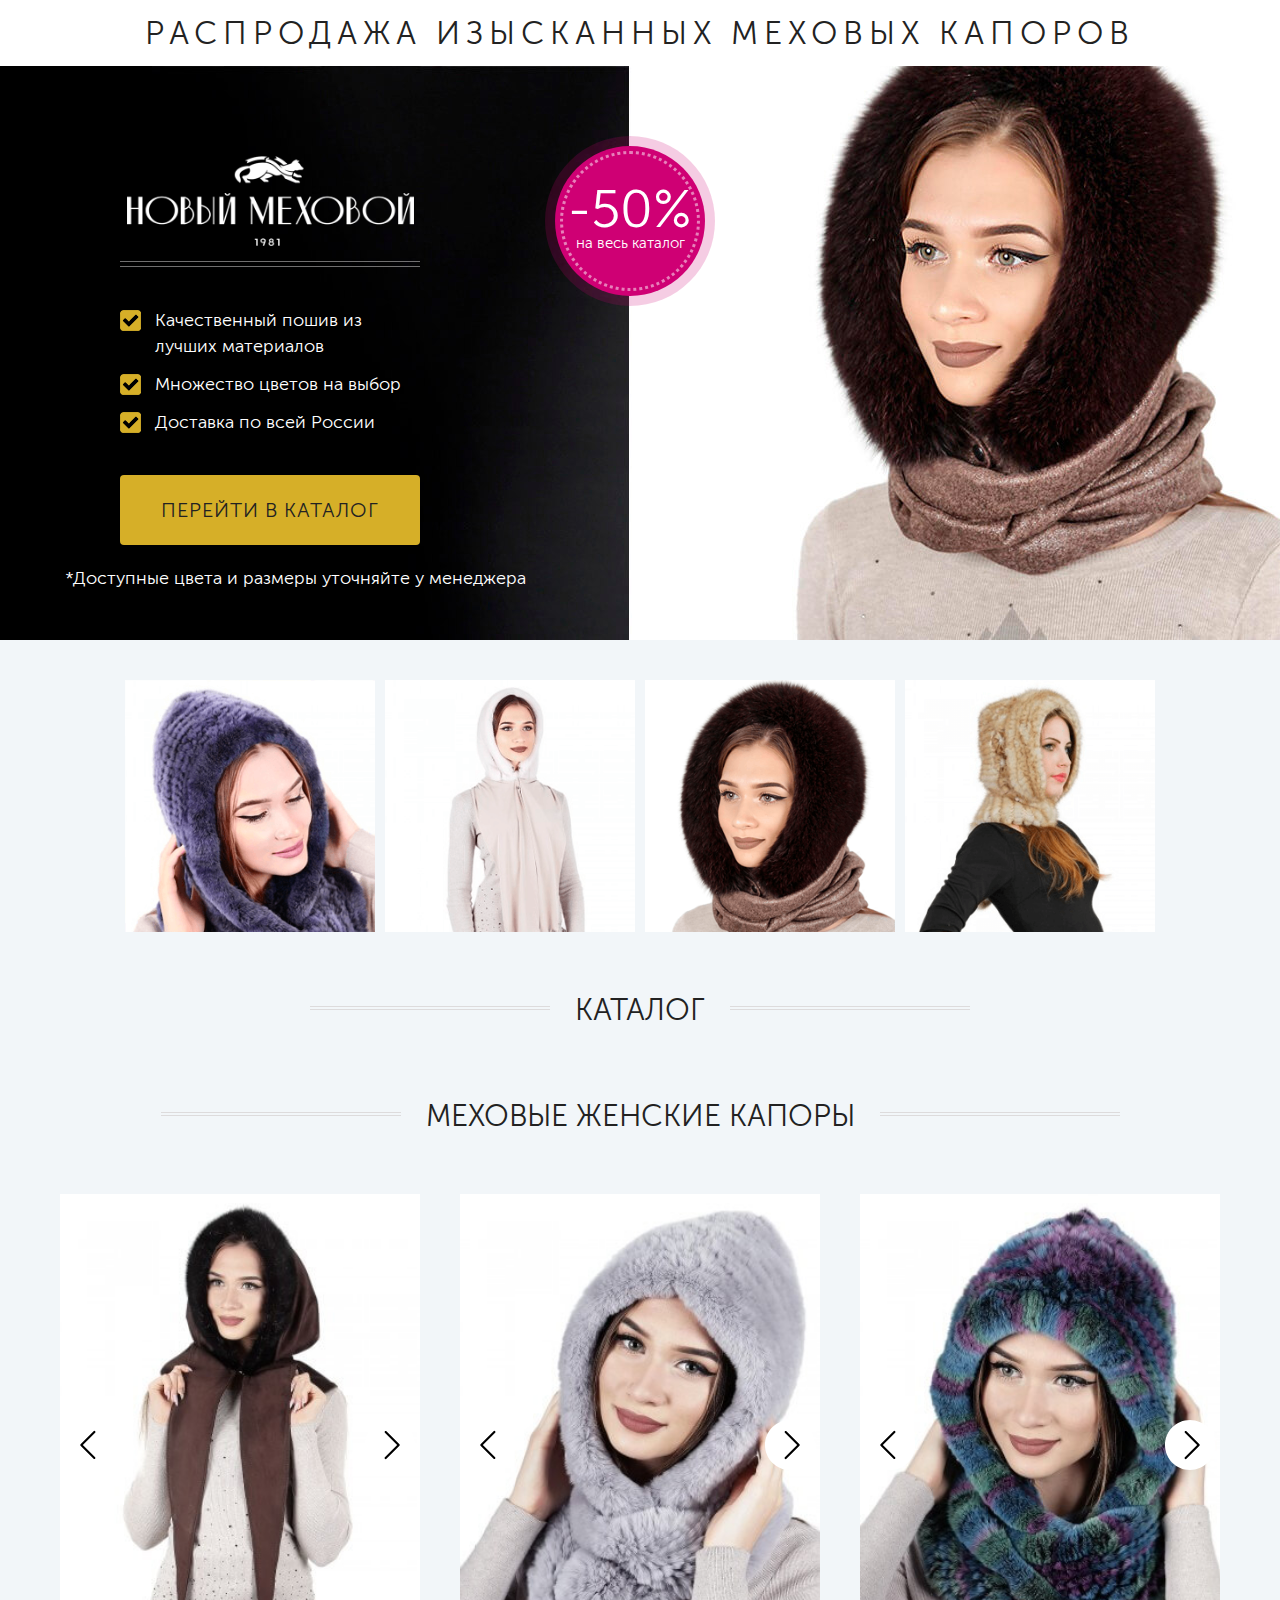
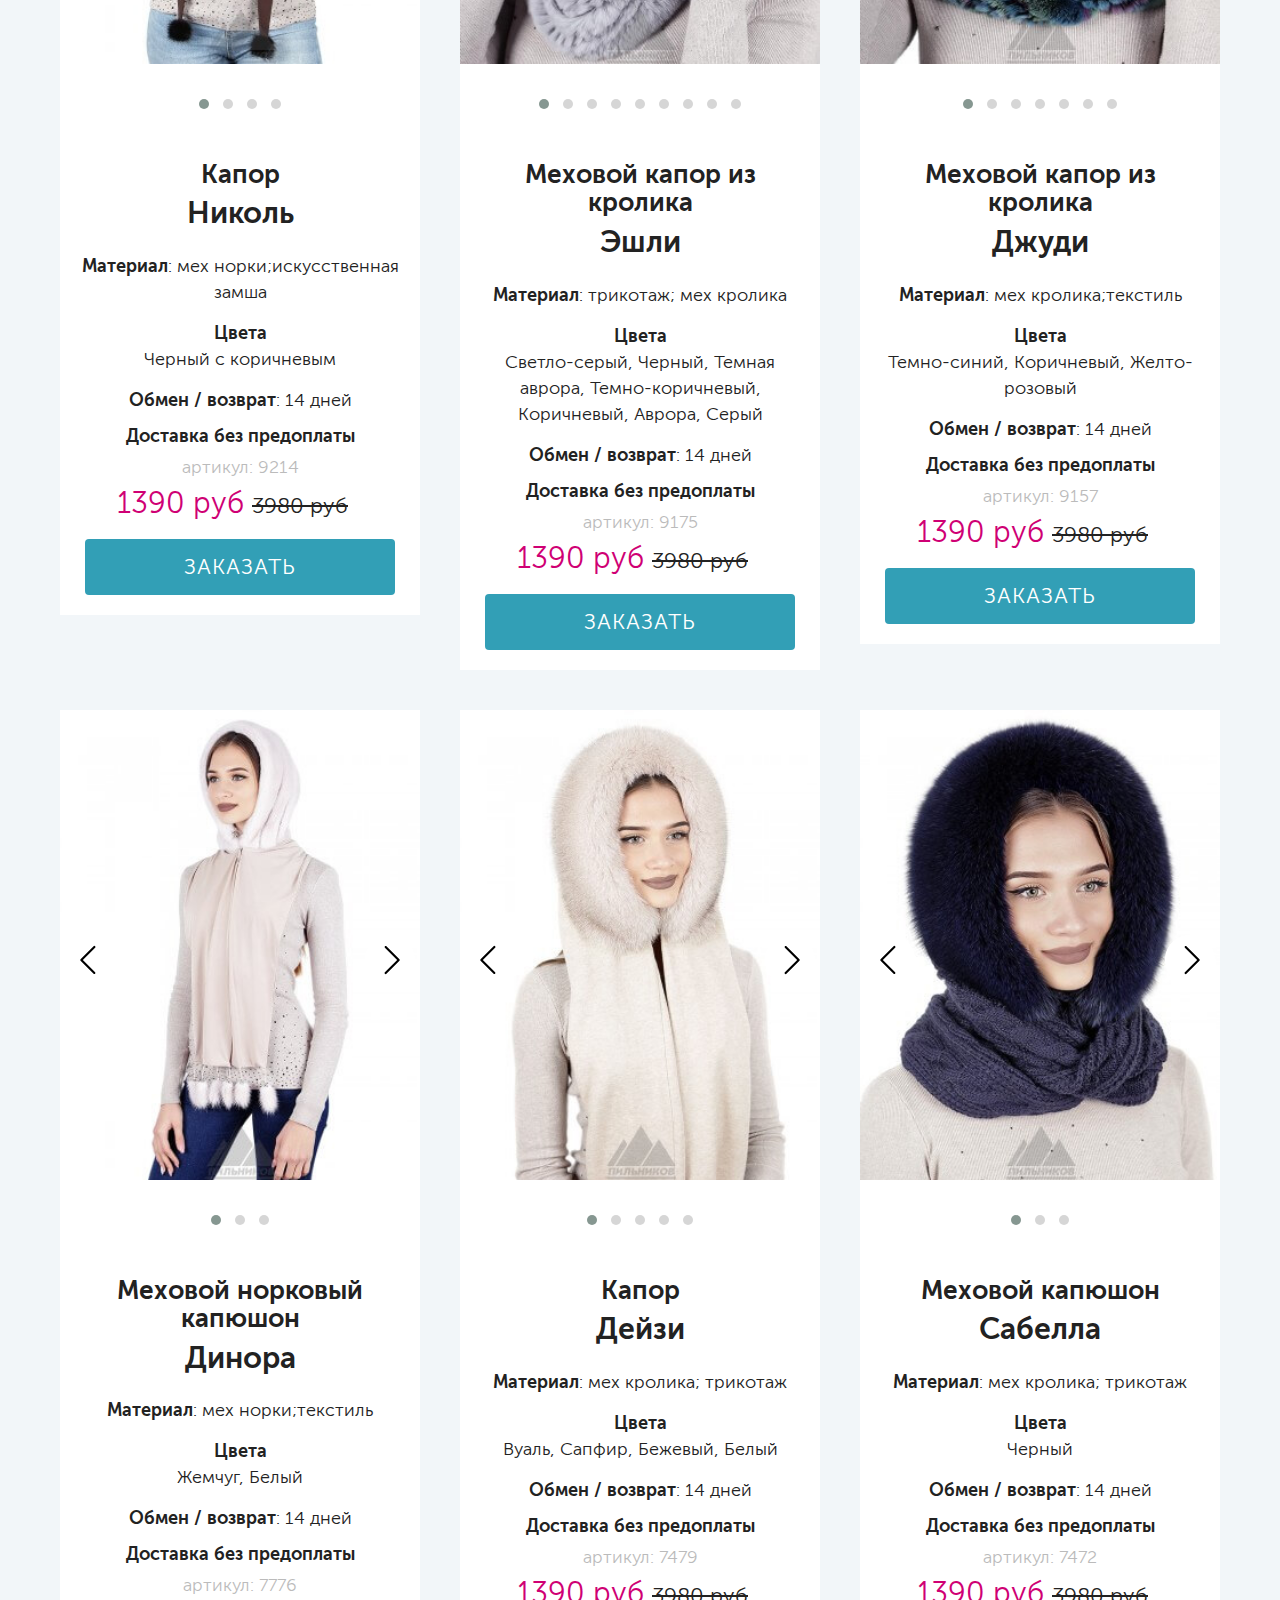
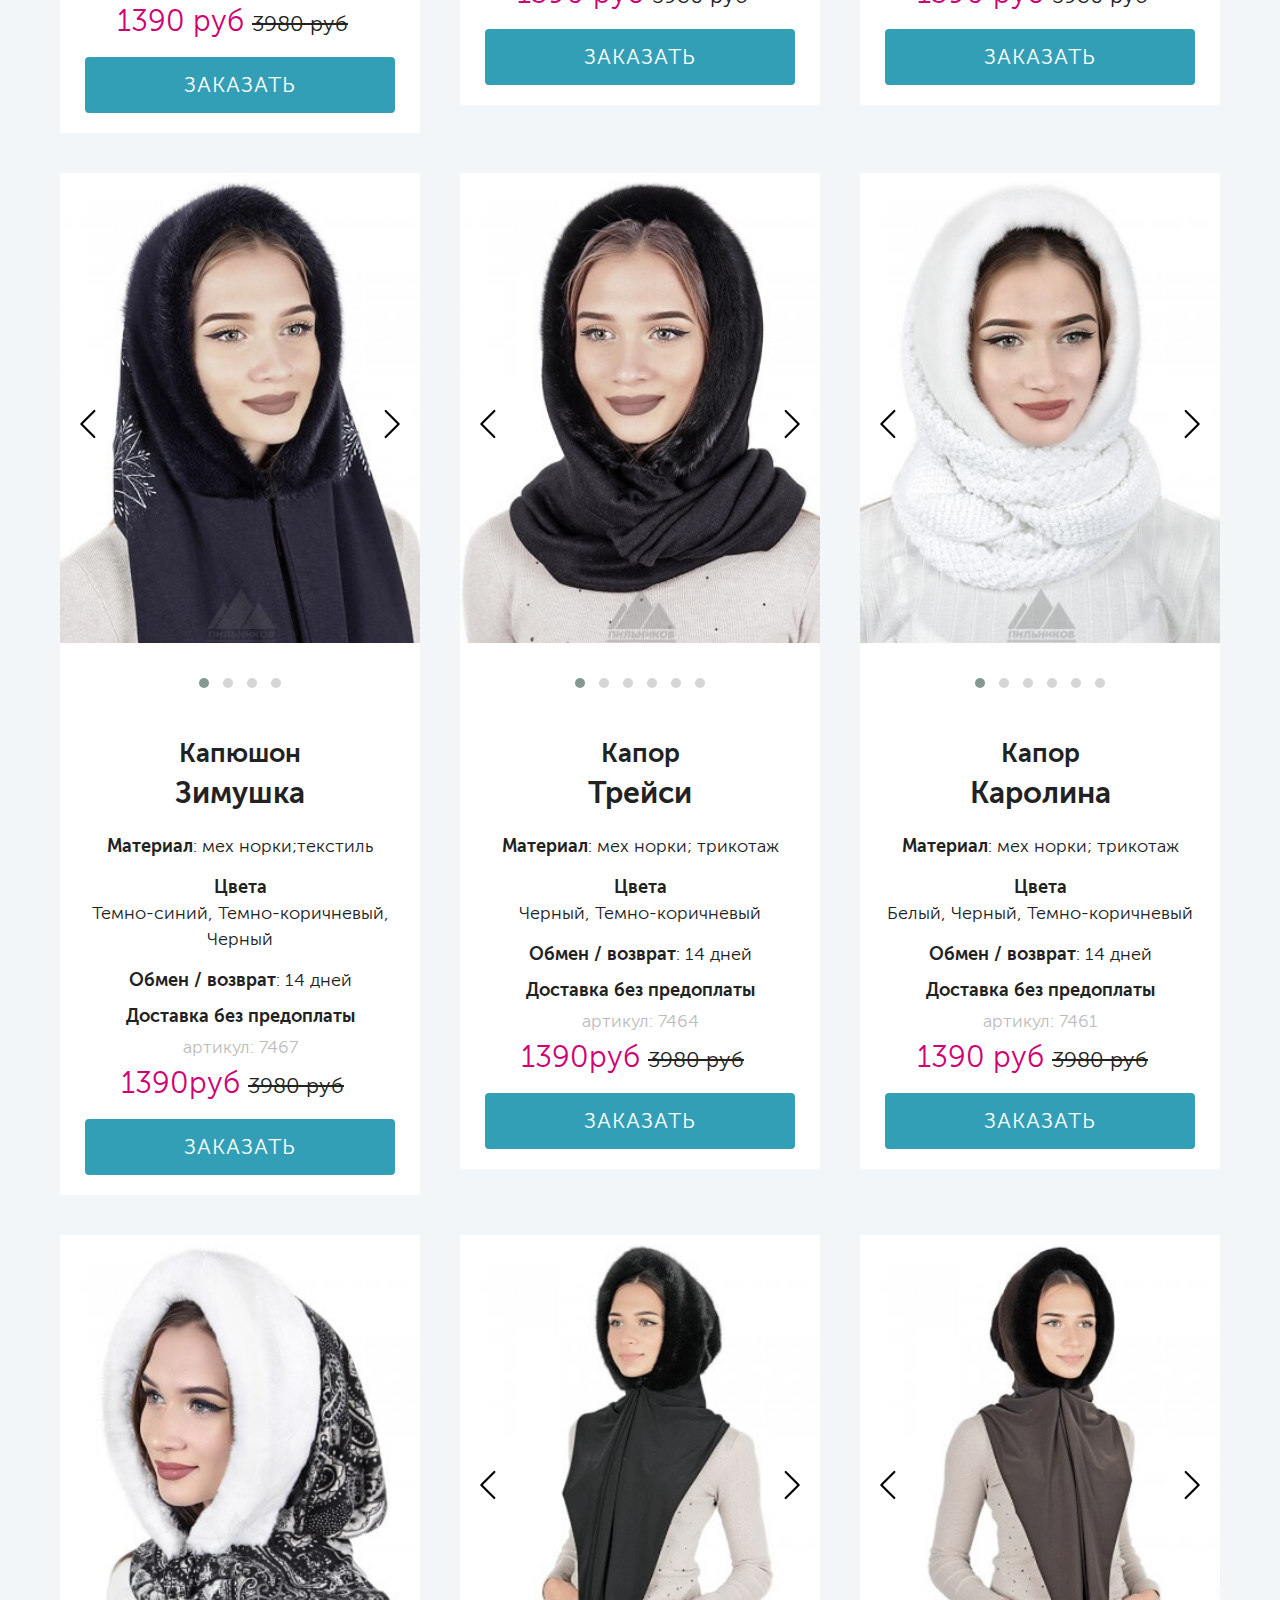
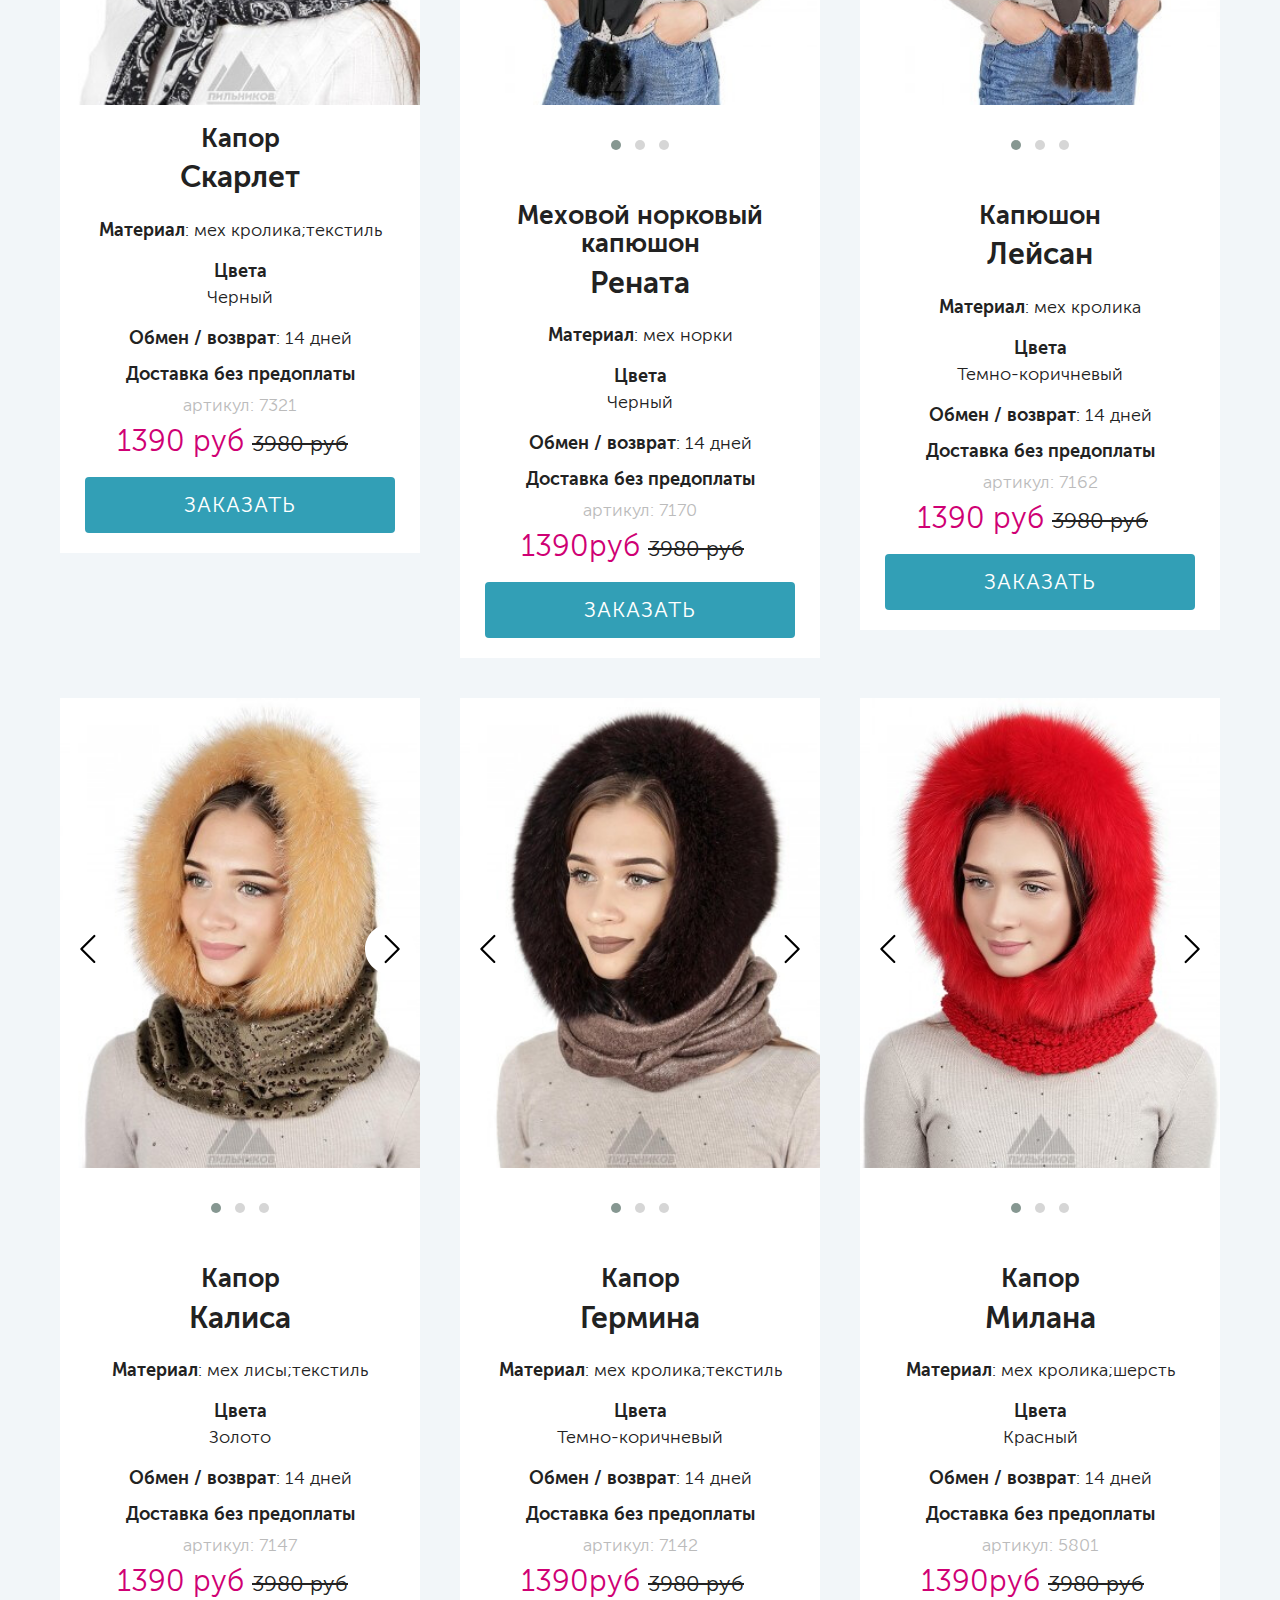
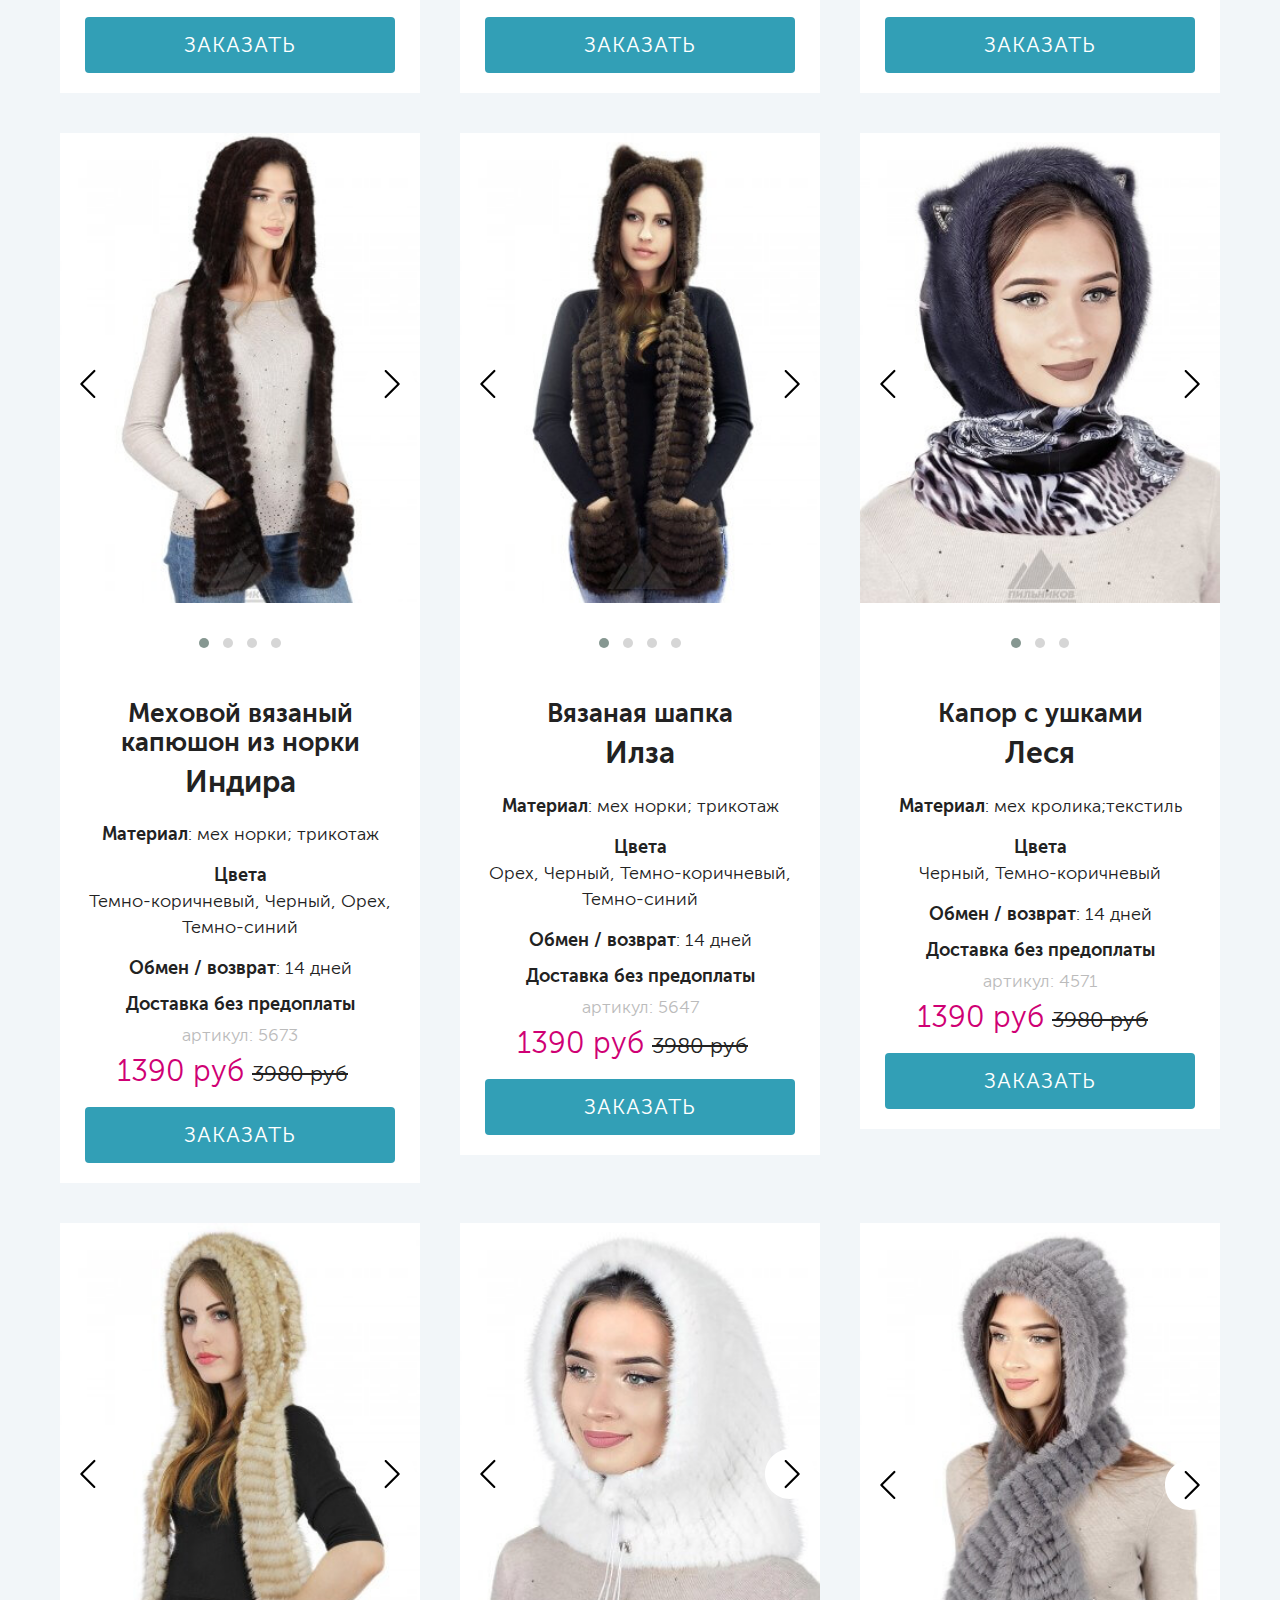
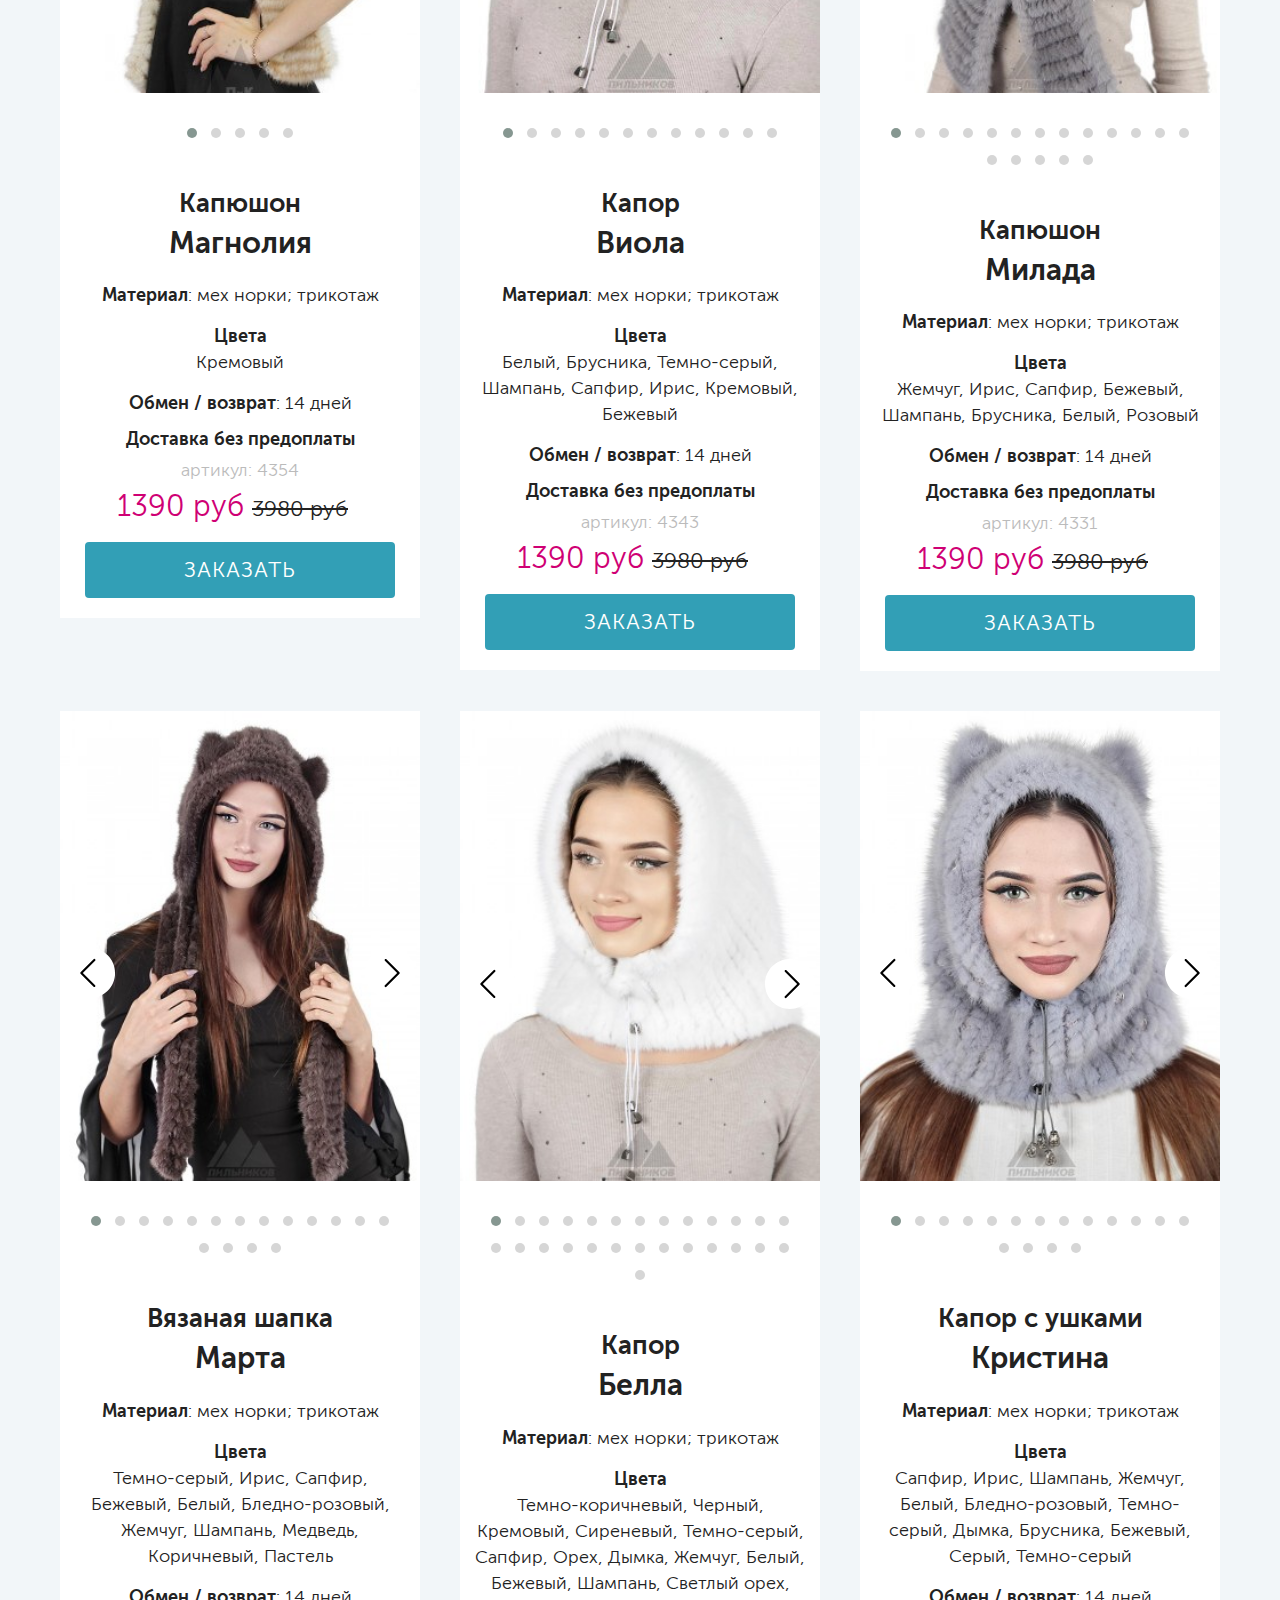
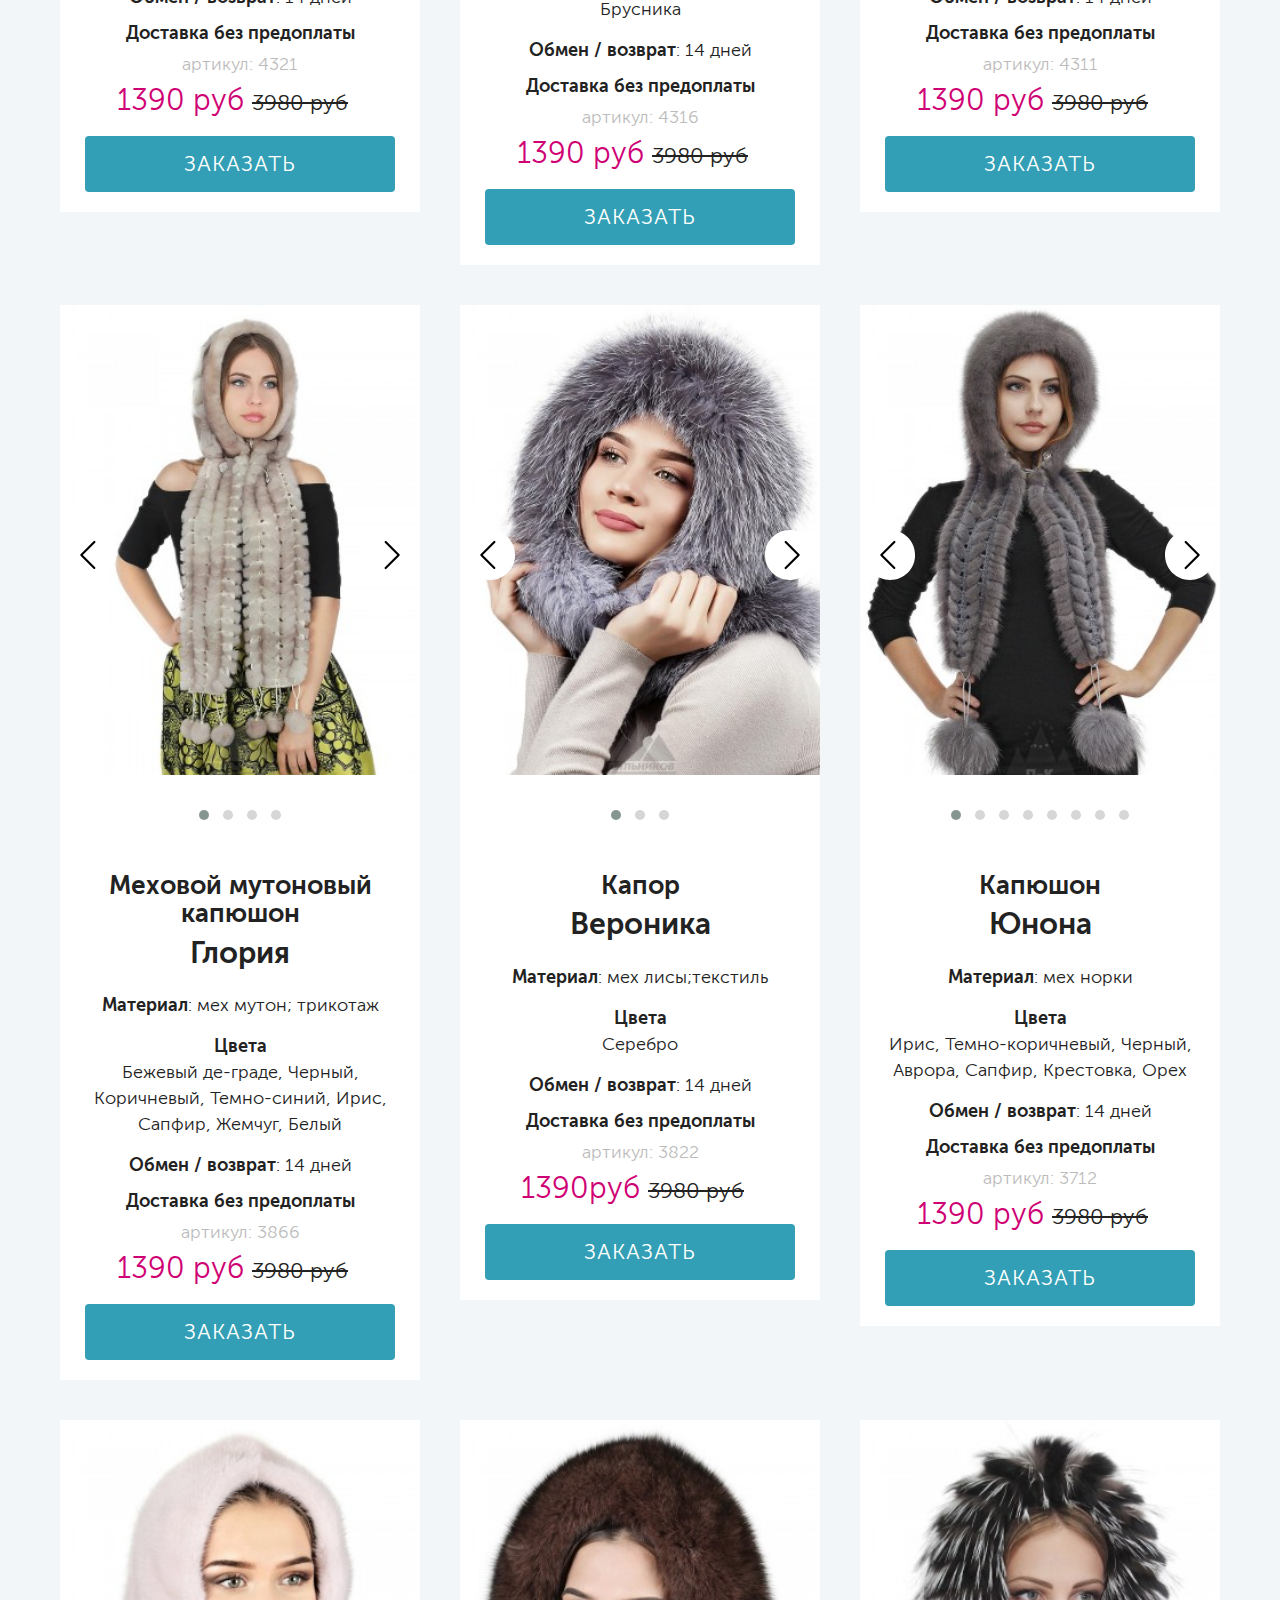
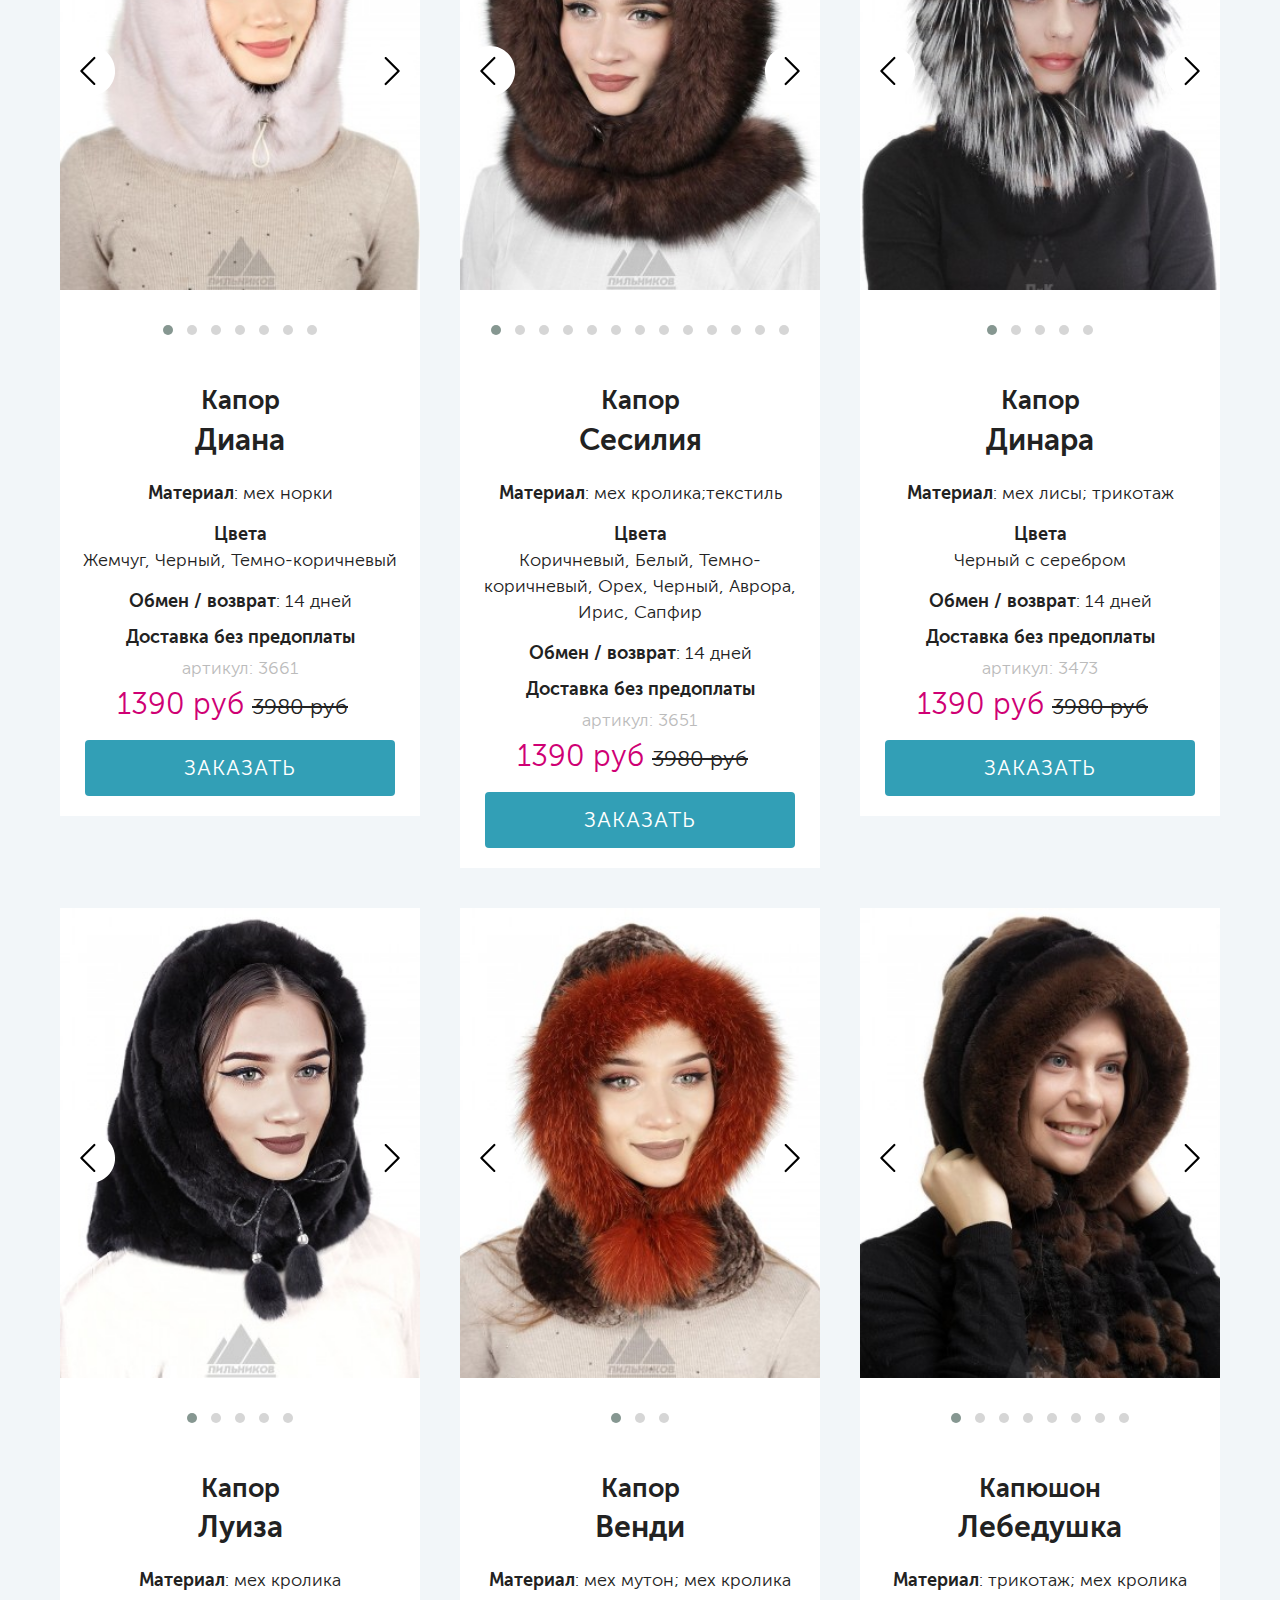
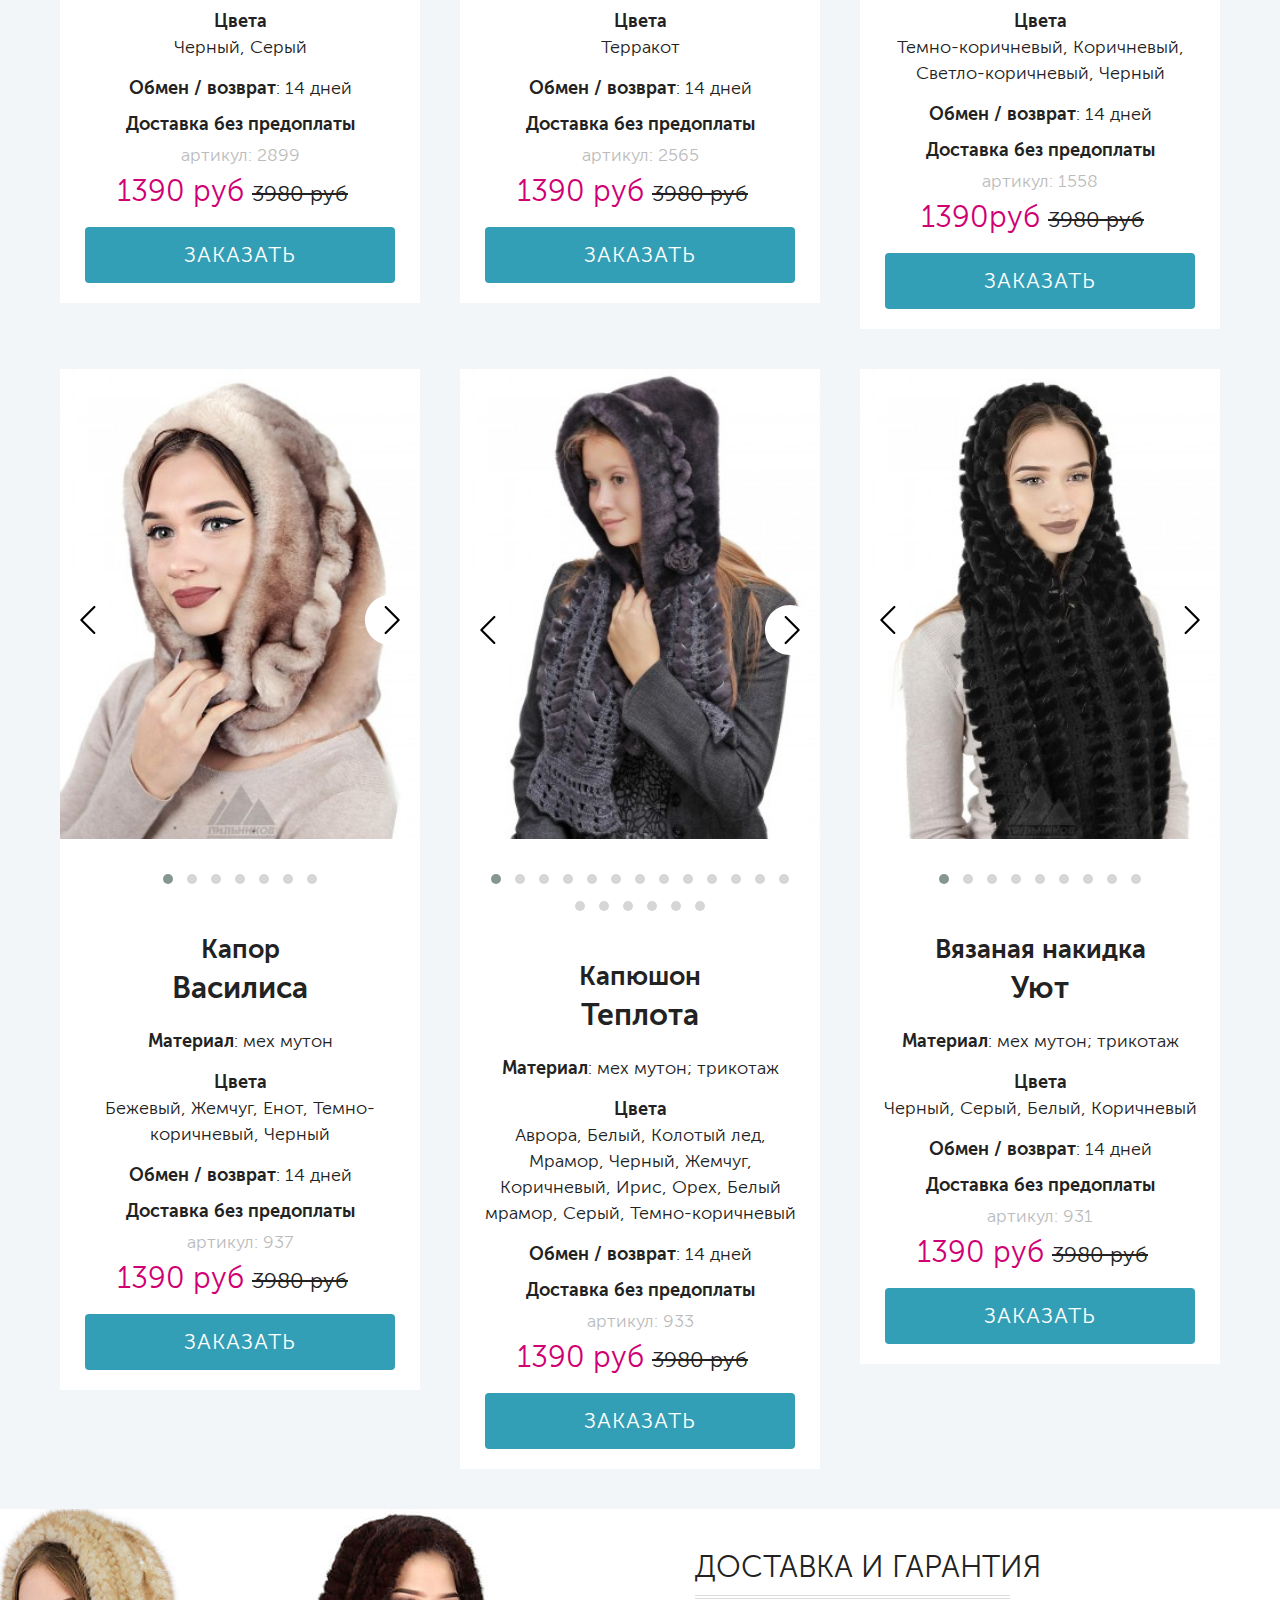
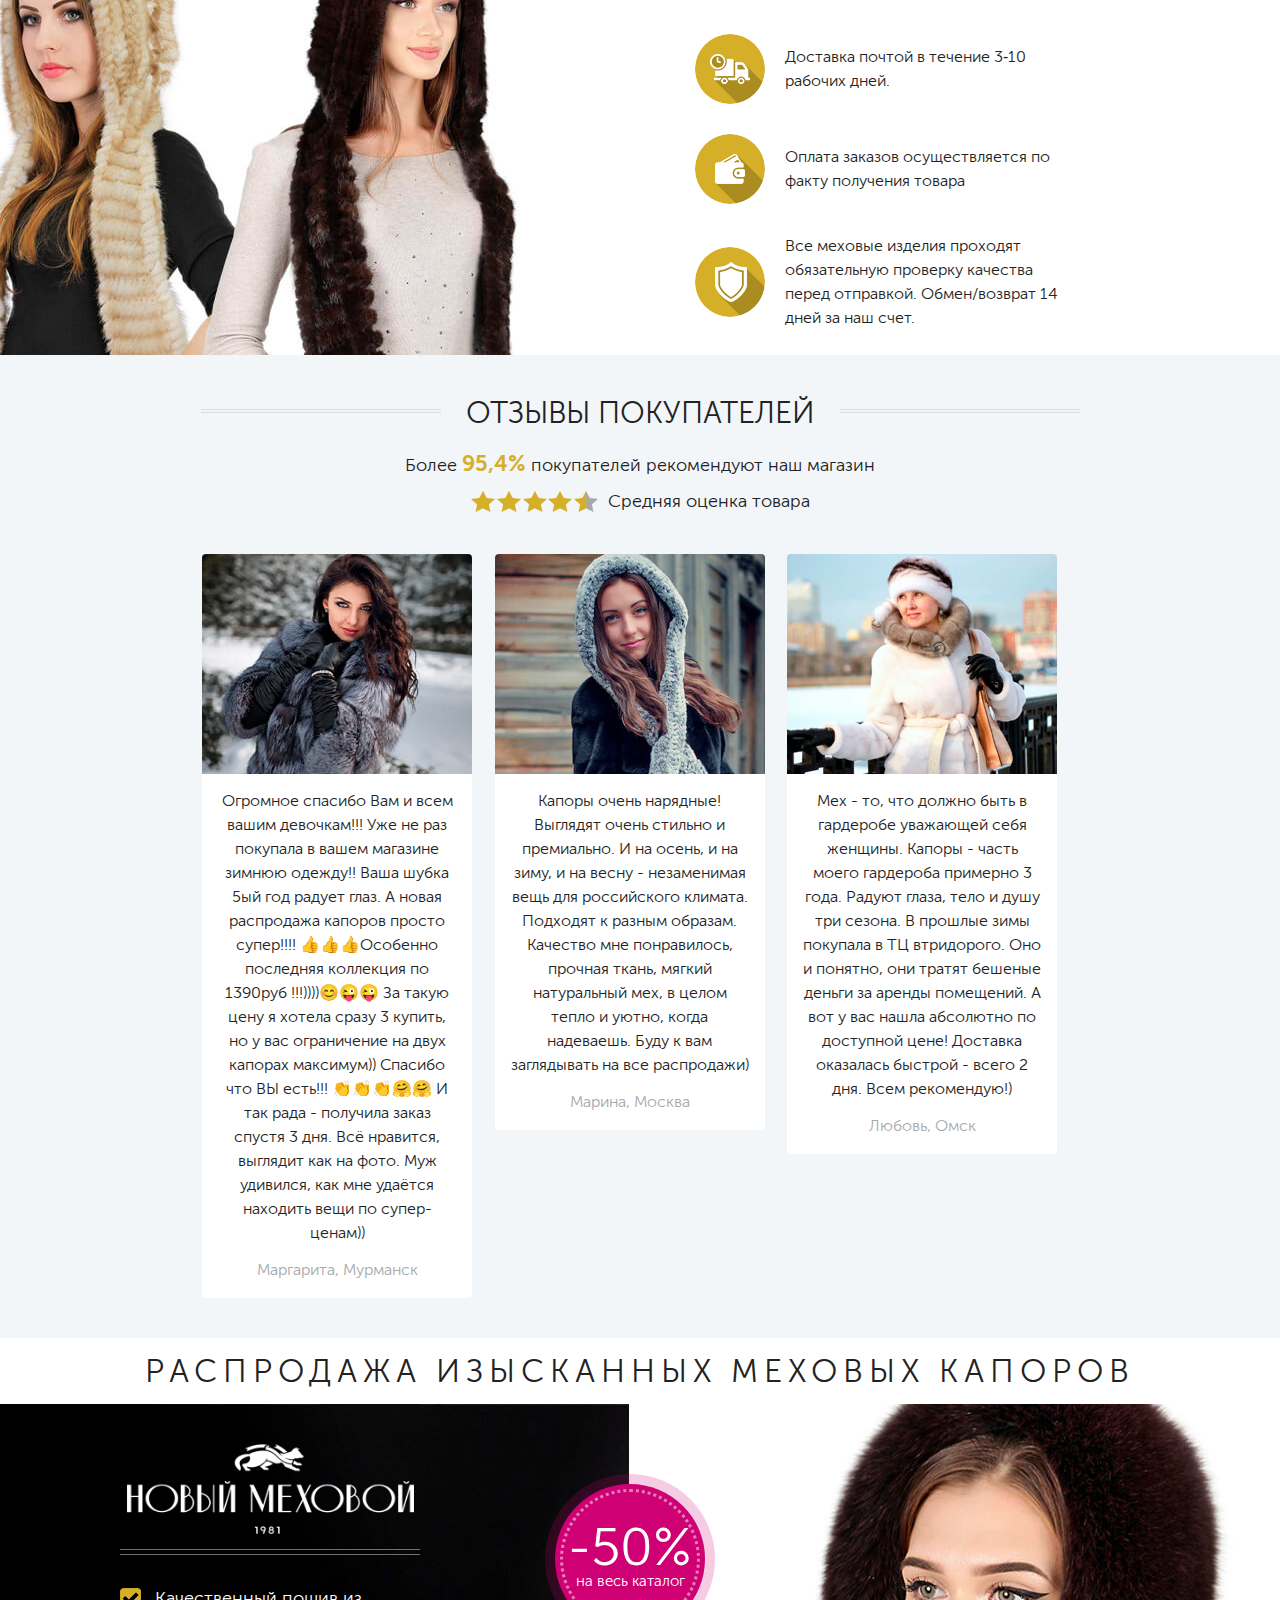
<file: web/index.html>
<!DOCTYPE html>
<html lang="ru">
<head>
	<meta charset="utf-8">
	<title>Стильные меховые капоры</title>
	    <!-- Favicon -->
    <link rel="icon" href="img/products_new/7641.png" type="image/png">
    <link rel="shortcut icon" href="img/products_new/7641.png" type="image/png">

    <!-- OG -->
    <meta property="og:url" content="https://fur-hood.xstuff-shop.com/" />
    <meta property="og:type" content="website" />
    <meta property="og:title" content="Стильные меховые капоры" />
    <meta property="og:image" content="https://fur-hood.xstuff-shop.com/img/products_new/7641.png" />
    <meta property="og:image:width" content="150" />
    <meta property="og:image:height" content="150" />
    <meta property="og:site_name" content="Стильные меховые капоры" />
    <meta property="og:description" content="Стильные меховые капоры" />

    
	<meta http-equiv="X-UA-Compatible" content="IE=edge" />
	<meta name="viewport" content="width=device-width initial-scale=1.0">
	<link rel="preconnect" href="https://fonts.gstatic.com" crossorigin>

	<!-- CSS -->
	<link type="text/css" rel="stylesheet" href="files/fur_hood_1/css/style.css" />

	<!-- JS -->
	<script src="files/_js/jquery-2.2.4.min.js" type="text/javascript"></script>
	<script type="text/javascript" src="files/_js/validation.js"></script>
	<script type="text/javascript" src="files/_js/ab.min.js"></script>


  	<script type="text/javascript" src="files/fur_hood_1/js/owl.carousel.min.js"></script>
  	<script type="text/javascript" src="files/fur_hood_1/js/script.js"></script>
	<script type="text/javascript">$jsonData = {"product":{"id":7641,"name":"Стильные меховые капоры за 1390 руб","title":"Стильные меховые капоры","short_description":"Стильные меховые капоры","full_description":"Стильные меховые капоры"},"prices":{"271":{"price":1390,"old_price":2780,"delivery_price":0,"tax_price":0,"upsale_price":0,"geo_key":"RU","name":"Россия","currency":"руб.","rate":1,"phone_template":"+7 911 999-88-99","address_template":"135999, Москва, ул. Ленина, д.10, кв.5","name_template":"Петров Петр Петрович","active":true}},"lowPrice":{"year":"2021","month":"10","day":"27"}};</script>
</head>
<body>






























                                                                                                                                                                                                              
            

<header class="header_section">
    <div class="title_block">
        <div class="wrapper">
            <h1 class="flag1" style="text-align: center; width: 100%; padding-right: 0 !important;">РАСПРОДАЖА ИЗЫСКАННЫХ МЕХОВЫХ КАПОРОВ</h1>
        </div>
    </div>
    <div class="content_block">
        <div class="wrapper">
            <div class="info_block">
                <div class="logo">
                    <img style="max-width: 70%;" src="files/fur_hood_1/img/logo.png" alt="">
                    <!-- <p>Интернет-магазин женской одежды</p> -->
                </div>
                <ul class="ofr_bull">
                    <li>Качественный пошив из лучших материалов</li>
                    <li>Множество цветов на выбор</li>
                    <li>Доставка по всей России</li>
                </ul>
                <a href="#catalog" class="button">Перейти в каталог</a>
            </div>
            <p style="color: white;margin-top: 20px;">*Доступные цвета и размеры уточняйте у менеджера</p>
            <div class="sale"><p><span>-50%</span> на весь каталог</p></div>
        </div>
    </div>
</header>
<!-- /header -->
<!-- catalog -->
<section class="catalog_section">
    <div class="wrapper">
        <div class="gallery">
            <img src="files/fur_hood_1/img/gallery1.png" alt="">
            <img src="files/fur_hood_1/img/gallery2.png" alt="">
            <img src="files/fur_hood_1/img/gallery3.png" alt="">
            <img src="files/fur_hood_1/img/gallery4.png" alt="">
        </div>
        <h2 id="catalog">Каталог</h2>
        <div class="products_list clearfix">



            <h2 id="catalog4" style="width: 100%; margin-top: 30px;">МЕХОВЫЕ ЖЕНСКИЕ КАПОРЫ</h2>
            <div class="tovar_item item1">
                <div class="goods-item">
                    <div class="slider_prods owl-carousel owl-theme">
                        <div class="goods-item__img tovarimg  tovarimg3" id_product="1" style="background: url('files/fur_hood_1/img/1.jpg') top center / cover no-repeat;"></div>
                        <div class="goods-item__img tovarimg  tovarimg3" id_product="1" style="background: url('files/fur_hood_1/img/1_2.jpg') top center / cover no-repeat;"></div>
                        <div class="goods-item__img tovarimg  tovarimg3" id_product="1" style="background: url('files/fur_hood_1/img/1_3.jpg') top center / cover no-repeat;"></div>
                        <div class="goods-item__img tovarimg  tovarimg3" id_product="1" style="background: url('files/fur_hood_1/img/1_4.jpg') top center / cover no-repeat;"></div>
                    </div>
                    <div class="goods-item__body">
                        <div class="goods-item__title nametovar" style="height: unset;">Капор <p>Николь</p></div>
                        <div style="margin: 5px 0 10px 0;">
                            <p class="pm material"><b>Материал</b>: Мех норки;Искусственная замша</p>

                            <p class="pm color"><b>Цвета</b>Черный с коричневым</p>
                            <p class="pm"><b>Обмен / возврат</b>: 14 дней</p>
                            <p class="pm"><b>Доставка без предоплаты</b></p>
                            <p style="opacity: 0.3;">артикул: <span class="cat_4_art artic_n">9214</span></p>
                        </div>
                        <div class="goods-item__price"><span><span class="prlist pricenum"> <x-newprice>1390</x-newprice></span> <x-currency>руб</x-currency>  <strike><span class="oldprlist"><x-oldprice>3980</x-oldprice> </span> <x-currency>руб</x-currency> </strike></span></div>
                        <div class="goods-item__btn"><a id_product="1" class="btn btn-primary incart add cart-add"
                                                        data-name="Платок Зимняя краса с мехом" data-price="1990" data-image="/files/fur_hood_1/img/1.jpg"  onclick="jQuery('#inputid').val('Капор Николь');jQuery('#inputid').focus();">Заказать</a>
                        </div>
                    </div>
                </div>
            </div>


            <div class="tovar_item item1">
                <div class="goods-item">
                    <div class="slider_prods owl-carousel owl-theme">
                        <div class="goods-item__img tovarimg  tovarimg3" id_product="1" style="background: url('files/fur_hood_1/img/2.jpg') top center / cover no-repeat;"></div>
                        <div class="goods-item__img tovarimg  tovarimg3" id_product="1" style="background: url('files/fur_hood_1/img/2_2.jpg') top center / cover no-repeat;"></div>
                        <div class="goods-item__img tovarimg  tovarimg3" id_product="1" style="background: url('files/fur_hood_1/img/2_3.jpg') top center / cover no-repeat;"></div>
                        <div class="goods-item__img tovarimg  tovarimg3" id_product="1" style="background: url('files/fur_hood_1/img/2_4.jpg') top center / cover no-repeat;"></div>
                        <div class="goods-item__img tovarimg  tovarimg3" id_product="1" style="background: url('files/fur_hood_1/img/2_5.jpg') top center / cover no-repeat;"></div>
                        <div class="goods-item__img tovarimg  tovarimg3" id_product="1" style="background: url('files/fur_hood_1/img/2_6.jpg') top center / cover no-repeat;"></div>
                        <div class="goods-item__img tovarimg  tovarimg3" id_product="1" style="background: url('files/fur_hood_1/img/2_7.jpg') top center / cover no-repeat;"></div>
                        <div class="goods-item__img tovarimg  tovarimg3" id_product="1" style="background: url('files/fur_hood_1/img/2_8.jpg') top center / cover no-repeat;"></div>
                        <div class="goods-item__img tovarimg  tovarimg3" id_product="1" style="background: url('files/fur_hood_1/img/2_9.jpg') top center / cover no-repeat;"></div>
                    </div>
                    <div class="goods-item__body">
                        <div class="goods-item__title nametovar" style="height: unset;">Меховой капор из кролика <p>Эшли</p></div>
                        <div style="margin: 5px 0 10px 0;">
                            <p class="pm material"><b>Материал</b>: Трикотаж; Мех кролика</p>

                            <p class="pm color"><b>Цвета</b>Светло-серый, Черный, Темная аврора, Темно-коричневый, Коричневый, Аврора, Серый</p>
                            <p class="pm"><b>Обмен / возврат</b>: 14 дней</p>
                            <p class="pm"><b>Доставка без предоплаты</b></p>
                            <p style="opacity: 0.3;">артикул: <span class="cat_4_art artic_n">9175</span></p>
                        </div>
                        <div class="goods-item__price"><span><span class="prlist pricenum"> <x-newprice>1390</x-newprice></span> <x-currency>руб</x-currency>  <strike><span class="oldprlist"><x-oldprice>3980</x-oldprice> </span> <x-currency>руб</x-currency> </strike></span></div>
                        <div class="goods-item__btn"><a id_product="1" class="btn btn-primary incart add cart-add"
                                                        data-name="Платок Зимняя краса с мехом" data-price="1990" data-image="/files/fur_hood_1/img/1.jpg" >Заказать</a>
                        </div>
                    </div>
                </div>
            </div>


            <div class="tovar_item item1">
                <div class="goods-item">
                    <div class="slider_prods owl-carousel owl-theme">
                        <div class="goods-item__img tovarimg  tovarimg3" id_product="1" style="background: url('files/fur_hood_1/img/3.jpg') top center / cover no-repeat;"></div>
                        <div class="goods-item__img tovarimg  tovarimg3" id_product="1" style="background: url('files/fur_hood_1/img/3_2.jpg') top center / cover no-repeat;"></div>
                        <div class="goods-item__img tovarimg  tovarimg3" id_product="1" style="background: url('files/fur_hood_1/img/3_3.jpg') top center / cover no-repeat;"></div>
                        <div class="goods-item__img tovarimg  tovarimg3" id_product="1" style="background: url('files/fur_hood_1/img/3_4.jpg') top center / cover no-repeat;"></div>
                        <div class="goods-item__img tovarimg  tovarimg3" id_product="1" style="background: url('files/fur_hood_1/img/3_5.jpg') top center / cover no-repeat;"></div>
                        <div class="goods-item__img tovarimg  tovarimg3" id_product="1" style="background: url('files/fur_hood_1/img/3_6.jpg') top center / cover no-repeat;"></div>
                        <div class="goods-item__img tovarimg  tovarimg3" id_product="1" style="background: url('files/fur_hood_1/img/3_7.jpg') top center / cover no-repeat;"></div>
                    </div>
                    <div class="goods-item__body">
                        <div class="goods-item__title nametovar" style="height: unset;">Меховой капор из кролика <p>Джуди</p></div>
                        <div style="margin: 5px 0 10px 0;">
                            <p class="pm material"><b>Материал</b>: мех кролика;Текстиль</p>

                            <p class="pm color"><b>Цвета</b>Темно-синий, Коричневый, Желто-розовый</p>
                            <p class="pm"><b>Обмен / возврат</b>: 14 дней</p>
                            <p class="pm"><b>Доставка без предоплаты</b></p>
                            <p style="opacity: 0.3;">артикул: <span class="cat_4_art artic_n">9157</span></p>
                        </div>
                        <div class="goods-item__price"><span><span class="prlist pricenum"> <x-newprice>1390</x-newprice></span> <x-currency>руб</x-currency>  <strike><span class="oldprlist"><x-oldprice>3980</x-oldprice> </span> <x-currency>руб</x-currency> </strike></span></div>
                        <div class="goods-item__btn"><a id_product="1" class="btn btn-primary incart add cart-add"
                                                        data-name="Платок Зимняя краса с мехом" data-price="1990" data-image="/files/fur_hood_1/img/1.jpg"  >Заказать</a>
                        </div>
                    </div>
                </div>
            </div>

            <div class="tovar_item item1">
                <div class="goods-item">
                    <div class="slider_prods owl-carousel owl-theme">
                        <div class="goods-item__img tovarimg  tovarimg3" id_product="1" style="background: url('files/fur_hood_1/img/4.jpg') top center / cover no-repeat;"></div>
                        <div class="goods-item__img tovarimg  tovarimg3" id_product="1" style="background: url('files/fur_hood_1/img/4_2.jpg') top center / cover no-repeat;"></div>
                        <div class="goods-item__img tovarimg  tovarimg3" id_product="1" style="background: url('files/fur_hood_1/img/4_3.jpg') top center / cover no-repeat;"></div>				</div>
                    <div class="goods-item__body">
                        <div class="goods-item__title nametovar" style="height: unset;">Меховой норковый капюшон <p>Динора</p></div>
                        <div style="margin: 5px 0 10px 0;">
                            <p class="pm material"><b>Материал</b>: Мех норки;Текстиль</p>

                            <p class="pm color"><b>Цвета</b>Жемчуг,
                                <!-- Черный, Темно-коричневый, Аврора, Ирис, Сапфир, Шампань, Крестовка, -->
                                Белый</p>
                            <p class="pm"><b>Обмен / возврат</b>: 14 дней</p>
                            <p class="pm"><b>Доставка без предоплаты</b></p>
                            <p style="opacity: 0.3;">артикул: <span class="cat_4_art artic_n">7776</span></p>
                        </div>
                        <div class="goods-item__price"><span><span class="prlist pricenum"> <x-newprice>1390</x-newprice></span> <x-currency>руб</x-currency>  <strike><span class="oldprlist"><x-oldprice>3980</x-oldprice> </span><x-currency>руб</x-currency> </strike></span></div>
                        <div class="goods-item__btn"><a id_product="1" class="btn btn-primary incart add cart-add"
                                                        data-name="Платок Зимняя краса с мехом" data-price="1990" data-image="/files/fur_hood_1/img/1.jpg"  >Заказать</a>
                        </div>
                    </div>
                </div>
            </div>

            <div class="tovar_item item1">
                <div class="goods-item">
                    <div class="slider_prods owl-carousel owl-theme">
                        <div class="goods-item__img tovarimg  tovarimg3" id_product="1" style="background: url('files/fur_hood_1/img/5.jpg') top center / cover no-repeat;"></div>
                        <div class="goods-item__img tovarimg  tovarimg3" id_product="1" style="background: url('files/fur_hood_1/img/5_2.jpg') top center / cover no-repeat;"></div>
                        <div class="goods-item__img tovarimg  tovarimg3" id_product="1" style="background: url('files/fur_hood_1/img/5_3.jpg') top center / cover no-repeat;"></div>
                        <div class="goods-item__img tovarimg  tovarimg3" id_product="1" style="background: url('files/fur_hood_1/img/5_4.jpg') top center / cover no-repeat;"></div>
                        <div class="goods-item__img tovarimg  tovarimg3" id_product="1" style="background: url('files/fur_hood_1/img/5_5.jpg') top center / cover no-repeat;"></div>
                    </div>
                    <div class="goods-item__body">
                        <div class="goods-item__title nametovar" style="height: unset;">Капор <p>Дейзи</p></div>
                        <div style="margin: 5px 0 10px 0;">
                            <p class="pm material"><b>Материал</b>: мех кролика; Трикотаж</p>

                            <p class="pm color"><b>Цвета</b>Вуаль, Сапфир,
                                <!--  Черный, Темно-коричневый, Красный, Аврора, Ирис,  -->
                                Бежевый, Белый</p>
                            <p class="pm"><b>Обмен / возврат</b>: 14 дней</p>
                            <p class="pm"><b>Доставка без предоплаты</b></p>
                            <p style="opacity: 0.3;">артикул: <span class="cat_4_art artic_n">7479</span></p>
                        </div>
                        <div class="goods-item__price"><span><span class="prlist pricenum"> <x-newprice>1390</x-newprice></span> <x-currency>руб</x-currency>  <strike><span class="oldprlist"><x-oldprice>3980</x-oldprice> </span><x-currency>руб</x-currency> </strike></span></div>
                        <div class="goods-item__btn"><a id_product="1" class="btn btn-primary incart add cart-add"
                                                        data-name="Платок Зимняя краса с мехом" data-price="1990" data-image="/files/fur_hood_1/img/1.jpg"  >Заказать</a>
                        </div>
                    </div>
                </div>
            </div>

            <div class="tovar_item item1">
                <div class="goods-item">
                    <div class="slider_prods owl-carousel owl-theme">
                        <div class="goods-item__img tovarimg  tovarimg3" id_product="1" style="background: url('files/fur_hood_1/img/6.jpg') top center / cover no-repeat;"></div>
                        <div class="goods-item__img tovarimg  tovarimg3" id_product="1" style="background: url('files/fur_hood_1/img/6_2.jpg') top center / cover no-repeat;"></div>
                        <div class="goods-item__img tovarimg  tovarimg3" id_product="1" style="background: url('files/fur_hood_1/img/6_3.jpg') top center / cover no-repeat;"></div>
                    </div>
                    <div class="goods-item__body">
                        <div class="goods-item__title nametovar" style="height: unset;">Меховой капюшон <p>Сабелла</p></div>
                        <div style="margin: 5px 0 10px 0;">
                            <p class="pm material"><b>Материал</b>: мех кролика; Трикотаж</p>

                            <p class="pm color"><b>Цвета</b>
                                <!-- Аврора,  -->
                                Черный
                                <!-- , Темно-коричневый, Коричневый, Ирис, Сапфир, Бежевый, Вуаль, Белый -->
                            </p>
                            <p class="pm"><b>Обмен / возврат</b>: 14 дней</p>
                            <p class="pm"><b>Доставка без предоплаты</b></p>
                            <p style="opacity: 0.3;">артикул: <span class="cat_4_art artic_n">7472</span></p>
                        </div>
                        <div class="goods-item__price"><span><span class="prlist pricenum"> <x-newprice>1390</x-newprice></span> <x-currency>руб</x-currency>  <strike><span class="oldprlist"><x-oldprice>3980</x-oldprice> </span><x-currency>руб</x-currency> </strike></span></div>
                        <div class="goods-item__btn"><a id_product="1" class="btn btn-primary incart add cart-add"
                                                        data-name="Платок Зимняя краса с мехом" data-price="1990" data-image="/files/fur_hood_1/img/1.jpg"  >Заказать</a>
                        </div>
                    </div>
                </div>
            </div>

            <div class="tovar_item item1">
                <div class="goods-item">
                    <div class="slider_prods owl-carousel owl-theme">
                        <div class="goods-item__img tovarimg  tovarimg3" id_product="1" style="background: url('files/fur_hood_1/img/7.jpg') top center / cover no-repeat;"></div>
                        <div class="goods-item__img tovarimg  tovarimg3" id_product="1" style="background: url('files/fur_hood_1/img/7_2.jpg') top center / cover no-repeat;"></div>
                        <div class="goods-item__img tovarimg  tovarimg3" id_product="1" style="background: url('files/fur_hood_1/img/7_3.jpg') top center / cover no-repeat;"></div>
                        <div class="goods-item__img tovarimg  tovarimg3" id_product="1" style="background: url('files/fur_hood_1/img/7_4.jpg') top center / cover no-repeat;"></div>
                    </div>
                    <div class="goods-item__body">
                        <div class="goods-item__title nametovar" style="height: unset;">Капюшон <p>Зимушка</p></div>
                        <div style="margin: 5px 0 10px 0;">
                            <p class="pm material"><b>Материал</b>: Мех норки;Текстиль</p>

                            <p class="pm color"><b>Цвета</b>Темно-синий, Темно-коричневый, Черный
                                <!-- , Орех, Ирис, Сапфир, Крестовка, Сапфир, Бежевый, Белый -->
                            </p>
                            <p class="pm"><b>Обмен / возврат</b>: 14 дней</p>
                            <p class="pm"><b>Доставка без предоплаты</b></p>
                            <p style="opacity: 0.3;">артикул: <span class="cat_4_art artic_n">7467</span></p>
                        </div>
                        <div class="goods-item__price"><span><span class="prlist pricenum"> <x-newprice>1390</x-newprice></span><x-currency>руб</x-currency>  <strike><span class="oldprlist"><x-oldprice>3980</x-oldprice> </span><x-currency>руб</x-currency> </strike></span></div>
                        <div class="goods-item__btn"><a id_product="1" class="btn btn-primary incart add cart-add"
                                                        data-name="Платок Зимняя краса с мехом" data-price="1990" data-image="/files/fur_hood_1/img/1.jpg"  >Заказать</a>
                        </div>
                    </div>
                </div>
            </div>

            <div class="tovar_item item1">
                <div class="goods-item">
                    <div class="slider_prods owl-carousel owl-theme">
                        <div class="goods-item__img tovarimg  tovarimg3" id_product="1" style="background: url('files/fur_hood_1/img/8.jpg') top center / cover no-repeat;"></div>
                        <div class="goods-item__img tovarimg  tovarimg3" id_product="1" style="background: url('files/fur_hood_1/img/8_2.jpg') top center / cover no-repeat;"></div>
                        <div class="goods-item__img tovarimg  tovarimg3" id_product="1" style="background: url('files/fur_hood_1/img/8_3.jpg') top center / cover no-repeat;"></div>
                        <div class="goods-item__img tovarimg  tovarimg3" id_product="1" style="background: url('files/fur_hood_1/img/8_4.jpg') top center / cover no-repeat;"></div>
                        <div class="goods-item__img tovarimg  tovarimg3" id_product="1" style="background: url('files/fur_hood_1/img/8_5.jpg') top center / cover no-repeat;"></div>
                        <div class="goods-item__img tovarimg  tovarimg3" id_product="1" style="background: url('files/fur_hood_1/img/8_6.jpg') top center / cover no-repeat;"></div>
                    </div>
                    <div class="goods-item__body">
                        <div class="goods-item__title nametovar" style="height: unset;">Капор <p>Трейси</p></div>
                        <div style="margin: 5px 0 10px 0;">
                            <p class="pm material"><b>Материал</b>: Мех норки; Трикотаж</p>

                            <p class="pm color"><b>Цвета</b>Черный, Темно-коричневый
                                <!-- , Аврора, Ирис, Орех, Бежевый, Шиншилловый, Крестовка, Жемчуг -->
                            </p>
                            <p class="pm"><b>Обмен / возврат</b>: 14 дней</p>
                            <p class="pm"><b>Доставка без предоплаты</b></p>
                            <p style="opacity: 0.3;">артикул: <span class="cat_4_art artic_n">7464</span></p>
                        </div>
                        <div class="goods-item__price"><span><span class="prlist pricenum"> <x-newprice>1390</x-newprice></span><x-currency>руб</x-currency>  <strike><span class="oldprlist"><x-oldprice>3980</x-oldprice> </span> <x-currency>руб</x-currency> </strike></span></div>
                        <div class="goods-item__btn"><a id_product="1" class="btn btn-primary incart add cart-add"
                                                        data-name="Платок Зимняя краса с мехом" data-price="1990" data-image="/files/fur_hood_1/img/1.jpg" >Заказать</a>
                        </div>
                    </div>
                </div>
            </div>

            <div class="tovar_item item1">
                <div class="goods-item">
                    <div class="slider_prods owl-carousel owl-theme">
                        <div class="goods-item__img tovarimg  tovarimg3" id_product="1" style="background: url('files/fur_hood_1/img/9.jpg') top center / cover no-repeat;"></div>
                        <div class="goods-item__img tovarimg  tovarimg3" id_product="1" style="background: url('files/fur_hood_1/img/9_2.jpg') top center / cover no-repeat;"></div>
                        <div class="goods-item__img tovarimg  tovarimg3" id_product="1" style="background: url('files/fur_hood_1/img/9_3.jpg') top center / cover no-repeat;"></div>
                        <div class="goods-item__img tovarimg  tovarimg3" id_product="1" style="background: url('files/fur_hood_1/img/9_4.jpg') top center / cover no-repeat;"></div>
                        <div class="goods-item__img tovarimg  tovarimg3" id_product="1" style="background: url('files/fur_hood_1/img/9_5.jpg') top center / cover no-repeat;"></div>
                        <div class="goods-item__img tovarimg  tovarimg3" id_product="1" style="background: url('files/fur_hood_1/img/9_6.jpg') top center / cover no-repeat;"></div>
                    </div>
                    <div class="goods-item__body">
                        <div class="goods-item__title nametovar" style="height: unset;">Капор <p>Каролина</p></div>
                        <div style="margin: 5px 0 10px 0;">
                            <p class="pm material"><b>Материал</b>: Мех норки; Трикотаж</p>

                            <p class="pm color"><b>Цвета</b>Белый,
                                <!-- 	Аврора, Крестовка, -->
                                Черный, Темно-коричневый
                                <!-- , Орех, Ирис, Сапфир, Бежевый, Жемчуг -->
                            </p>
                            <p class="pm"><b>Обмен / возврат</b>: 14 дней</p>
                            <p class="pm"><b>Доставка без предоплаты</b></p>
                            <p style="opacity: 0.3;">артикул: <span class="cat_4_art artic_n">7461</span></p>
                        </div>
                        <div class="goods-item__price"><span><span class="prlist pricenum"> <x-newprice>1390</x-newprice></span> <x-currency>руб</x-currency> <strike><span class="oldprlist"><x-oldprice>3980</x-oldprice> </span> <x-currency>руб</x-currency> </strike></span></div>
                        <div class="goods-item__btn"><a id_product="1" class="btn btn-primary incart add cart-add"
                                                        data-name="Платок Зимняя краса с мехом" data-price="1990" data-image="/files/fur_hood_1/img/1.jpg"  >Заказать</a>
                        </div>
                    </div>
                </div>
            </div>

            <div class="tovar_item item1">
                <div class="goods-item">
                    <div class="slider_prods owl-carousel owl-theme">
                        <div class="goods-item__img tovarimg  tovarimg3" id_product="1" style="background: url('files/fur_hood_1/img/10.jpg') top center / cover no-repeat;"></div>
                    </div>
                    <div class="goods-item__body">
                        <div class="goods-item__title nametovar" style="height: unset;">Капор <p>Скарлет</p></div>
                        <div style="margin: 5px 0 10px 0;">
                            <p class="pm material"><b>Материал</b>: Мех кролика;Текстиль</p>

                            <p class="pm color"><b>Цвета</b>Черный</p>
                            <p class="pm"><b>Обмен / возврат</b>: 14 дней</p>
                            <p class="pm"><b>Доставка без предоплаты</b></p>
                            <p style="opacity: 0.3;">артикул: <span class="cat_4_art artic_n">7321</span></p>
                        </div>
                        <div class="goods-item__price"><span><span class="prlist pricenum"> <x-newprice>1390</x-newprice></span> <x-currency>руб</x-currency> <strike><span class="oldprlist"><x-oldprice>3980</x-oldprice> </span><x-currency>руб</x-currency> </strike></span></div>
                        <div class="goods-item__btn"><a id_product="1" class="btn btn-primary incart add cart-add"
                                                        data-name="Платок Зимняя краса с мехом" data-price="1990" data-image="/files/fur_hood_1/img/1.jpg"  >Заказать</a>
                        </div>
                    </div>
                </div>
            </div>

            <div class="tovar_item item1">
                <div class="goods-item">
                    <div class="slider_prods owl-carousel owl-theme">
                        <div class="goods-item__img tovarimg  tovarimg3" id_product="1" style="background: url('files/fur_hood_1/img/11.jpg') top center / cover no-repeat;"></div>
                        <div class="goods-item__img tovarimg  tovarimg3" id_product="1" style="background: url('files/fur_hood_1/img/11_2.jpg') top center / cover no-repeat;"></div>
                        <div class="goods-item__img tovarimg  tovarimg3" id_product="1" style="background: url('files/fur_hood_1/img/11_3.jpg') top center / cover no-repeat;"></div>
                    </div>
                    <div class="goods-item__body">
                        <div class="goods-item__title nametovar" style="height: unset;">Меховой норковый капюшон <p>Рената</p></div>
                        <div style="margin: 5px 0 10px 0;">
                            <p class="pm material"><b>Материал</b>: Мех норки</p>

                            <p class="pm color"><b>Цвета</b>Черный
                                <!-- , Темно-коричневый, Орех, Аврора, Ирис, Сапфир, Шампань, Жемчуг, Крестовка, Белый -->
                            </p>
                            <p class="pm"><b>Обмен / возврат</b>: 14 дней</p>
                            <p class="pm"><b>Доставка без предоплаты</b></p>
                            <p style="opacity: 0.3;">артикул: <span class="cat_4_art artic_n">7170</span></p>
                        </div>
                        <div class="goods-item__price"><span><span class="prlist pricenum"> <x-newprice>1390</x-newprice></span><x-currency>руб</x-currency>  <strike><span class="oldprlist"><x-oldprice>3980</x-oldprice> </span><x-currency>руб</x-currency> </strike></span></div>
                        <div class="goods-item__btn"><a id_product="1" class="btn btn-primary incart add cart-add"
                                                        data-name="Платок Зимняя краса с мехом" data-price="1990" data-image="/files/fur_hood_1/img/1.jpg"  >Заказать</a>
                        </div>
                    </div>
                </div>
            </div>

            <div class="tovar_item item1">
                <div class="goods-item">
                    <div class="slider_prods owl-carousel owl-theme">
                        <div class="goods-item__img tovarimg  tovarimg3" id_product="1" style="background: url('files/fur_hood_1/img/12.jpg') top center / cover no-repeat;"></div>
                        <div class="goods-item__img tovarimg  tovarimg3" id_product="1" style="background: url('files/fur_hood_1/img/12_2.jpg') top center / cover no-repeat;"></div>
                        <div class="goods-item__img tovarimg  tovarimg3" id_product="1" style="background: url('files/fur_hood_1/img/12_3.jpg') top center / cover no-repeat;"></div>
                    </div>
                    <div class="goods-item__body">
                        <div class="goods-item__title nametovar" style="height: unset;">Капюшон <p>Лейсан</p></div>
                        <div style="margin: 5px 0 10px 0;">
                            <p class="pm material"><b>Материал</b>: Мех кролика</p>

                            <p class="pm color"><b>Цвета</b>Темно-коричневый
                                <!-- , Черный, Орех, Аврора, Ирис, Сапфир, Шампань, Жемчуг, Крестовка, Белый -->
                            </p>
                            <p class="pm"><b>Обмен / возврат</b>: 14 дней</p>
                            <p class="pm"><b>Доставка без предоплаты</b></p>
                            <p style="opacity: 0.3;">артикул: <span class="cat_4_art artic_n">7162</span></p>
                        </div>
                        <div class="goods-item__price"><span><span class="prlist pricenum"> <x-newprice>1390</x-newprice></span> <x-currency>руб</x-currency> <strike><span class="oldprlist"><x-oldprice>3980</x-oldprice> </span> <x-currency>руб</x-currency> </strike></span></div>
                        <div class="goods-item__btn"><a id_product="1" class="btn btn-primary incart add cart-add"
                                                        data-name="Платок Зимняя краса с мехом" data-price="1990" data-image="/files/fur_hood_1/img/1.jpg"  >Заказать</a>
                        </div>
                    </div>
                </div>
            </div>

            <div class="tovar_item item1">
                <div class="goods-item">
                    <div class="slider_prods owl-carousel owl-theme">
                        <div class="goods-item__img tovarimg  tovarimg3" id_product="1" style="background: url('files/fur_hood_1/img/13.jpg') top center / cover no-repeat;"></div>
                        <div class="goods-item__img tovarimg  tovarimg3" id_product="1" style="background: url('files/fur_hood_1/img/13_2.jpg') top center / cover no-repeat;"></div>
                        <div class="goods-item__img tovarimg  tovarimg3" id_product="1" style="background: url('files/fur_hood_1/img/13_3.jpg') top center / cover no-repeat;"></div>
                    </div>
                    <div class="goods-item__body">
                        <div class="goods-item__title nametovar" style="height: unset;">Капор <p>Калиса</p></div>
                        <div style="margin: 5px 0 10px 0;">
                            <p class="pm material"><b>Материал</b>: Мех лисы;Текстиль</p>

                            <p class="pm color"><b>Цвета</b>Золото</p>
                            <p class="pm"><b>Обмен / возврат</b>: 14 дней</p>
                            <p class="pm"><b>Доставка без предоплаты</b></p>
                            <p style="opacity: 0.3;">артикул: <span class="cat_4_art artic_n">7147</span></p>
                        </div>
                        <div class="goods-item__price"><span><span class="prlist pricenum"> <x-newprice>1390</x-newprice></span> <x-currency>руб</x-currency>  <strike><span class="oldprlist"><x-oldprice>3980</x-oldprice> </span> <x-currency>руб</x-currency> </strike></span></div>
                        <div class="goods-item__btn"><a id_product="1" class="btn btn-primary incart add cart-add"
                                                        data-name="Платок Зимняя краса с мехом" data-price="1990" data-image="/files/fur_hood_1/img/1.jpg"  >Заказать</a>
                        </div>
                    </div>
                </div>
            </div>

            <div class="tovar_item item1">
                <div class="goods-item">
                    <div class="slider_prods owl-carousel owl-theme">
                        <div class="goods-item__img tovarimg  tovarimg3" id_product="1" style="background: url('files/fur_hood_1/img/14.jpg') top center / cover no-repeat;"></div>
                        <div class="goods-item__img tovarimg  tovarimg3" id_product="1" style="background: url('files/fur_hood_1/img/14_2.jpg') top center / cover no-repeat;"></div>
                        <div class="goods-item__img tovarimg  tovarimg3" id_product="1" style="background: url('files/fur_hood_1/img/14_3.jpg') top center / cover no-repeat;"></div>
                    </div>
                    <div class="goods-item__body">
                        <div class="goods-item__title nametovar" style="height: unset;">Капор <p>Гермина</p></div>
                        <div style="margin: 5px 0 10px 0;">
                            <p class="pm material"><b>Материал</b>: мех кролика;Текстиль</p>

                            <p class="pm color"><b>Цвета</b>Темно-коричневый
                                <!-- , Черный, Коричневый, Аврора, Ирис, Сапфир, Бежевый, Вуаль, Белый -->
                            </p>
                            <p class="pm"><b>Обмен / возврат</b>: 14 дней</p>
                            <p class="pm"><b>Доставка без предоплаты</b></p>
                            <p style="opacity: 0.3;">артикул: <span class="cat_4_art artic_n">7142</span></p>
                        </div>
                        <div class="goods-item__price"><span><span class="prlist pricenum"> <x-newprice>1390</x-newprice></span><x-currency>руб</x-currency>  <strike><span class="oldprlist"><x-oldprice>3980</x-oldprice> </span> <x-currency>руб</x-currency> </strike></span></div>
                        <div class="goods-item__btn"><a id_product="1" class="btn btn-primary incart add cart-add"
                                                        data-name="Платок Зимняя краса с мехом" data-price="1990" data-image="/files/fur_hood_1/img/1.jpg"  >Заказать</a>
                        </div>
                    </div>
                </div>
            </div>

            <div class="tovar_item item1">
                <div class="goods-item">
                    <div class="slider_prods owl-carousel owl-theme">
                        <div class="goods-item__img tovarimg  tovarimg3" id_product="1" style="background: url('files/fur_hood_1/img/15.jpg') top center / cover no-repeat;"></div>
                        <div class="goods-item__img tovarimg  tovarimg3" id_product="1" style="background: url('files/fur_hood_1/img/15_2.jpg') top center / cover no-repeat;"></div>
                        <div class="goods-item__img tovarimg  tovarimg3" id_product="1" style="background: url('files/fur_hood_1/img/15_3.jpg') top center / cover no-repeat;"></div>
                    </div>
                    <div class="goods-item__body">
                        <div class="goods-item__title nametovar" style="height: unset;">Капор <p>Милана</p></div>
                        <div style="margin: 5px 0 10px 0;">
                            <p class="pm material"><b>Материал</b>: мех кролика;Шерсть</p>

                            <p class="pm color"><b>Цвета</b>Красный</p>
                            <p class="pm"><b>Обмен / возврат</b>: 14 дней</p>
                            <p class="pm"><b>Доставка без предоплаты</b></p>
                            <p style="opacity: 0.3;">артикул: <span class="cat_4_art artic_n">5801</span></p>
                        </div>
                        <div class="goods-item__price"><span><span class="prlist pricenum"> <x-newprice>1390</x-newprice></span><x-currency>руб</x-currency>  <strike><span class="oldprlist"><x-oldprice>3980</x-oldprice> </span> <x-currency>руб</x-currency> </strike></span></div>
                        <div class="goods-item__btn"><a id_product="1" class="btn btn-primary incart add cart-add"
                                                        data-name="Платок Зимняя краса с мехом" data-price="1990" data-image="/files/fur_hood_1/img/1.jpg"  >Заказать</a>
                        </div>
                    </div>
                </div>
            </div>

            <div class="tovar_item item1">
                <div class="goods-item">
                    <div class="slider_prods owl-carousel owl-theme">
                        <div class="goods-item__img tovarimg  tovarimg3" id_product="1" style="background: url('files/fur_hood_1/img/16.jpg') top center / cover no-repeat;"></div>
                        <div class="goods-item__img tovarimg  tovarimg3" id_product="1" style="background: url('files/fur_hood_1/img/16_2.jpg') top center / cover no-repeat;"></div>
                        <div class="goods-item__img tovarimg  tovarimg3" id_product="1" style="background: url('files/fur_hood_1/img/16_3.jpg') top center / cover no-repeat;"></div>
                        <div class="goods-item__img tovarimg  tovarimg3" id_product="1" style="background: url('files/fur_hood_1/img/16_4.jpg') top center / cover no-repeat;"></div>
                    </div>
                    <div class="goods-item__body">
                        <div class="goods-item__title nametovar" style="height: unset;">Меховой вязаный капюшон из норки <p>Индира</p></div>
                        <div style="margin: 5px 0 10px 0;">
                            <p class="pm material"><b>Материал</b>: Мех норки; Трикотаж</p>

                            <p class="pm color"><b>Цвета</b>Темно-коричневый, Черный, Орех, Темно-синий</p>
                            <p class="pm"><b>Обмен / возврат</b>: 14 дней</p>
                            <p class="pm"><b>Доставка без предоплаты</b></p>
                            <p style="opacity: 0.3;">артикул: <span class="cat_4_art artic_n">5673</span></p>
                        </div>
                        <div class="goods-item__price"><span><span class="prlist pricenum"> <x-newprice>1390</x-newprice></span> <x-currency>руб</x-currency>  <strike><span class="oldprlist"><x-oldprice>3980</x-oldprice> </span> <x-currency>руб</x-currency> </strike></span></div>
                        <div class="goods-item__btn"><a id_product="1" class="btn btn-primary incart add cart-add"
                                                        data-name="Платок Зимняя краса с мехом" data-price="1990" data-image="/files/fur_hood_1/img/1.jpg"  >Заказать</a>
                        </div>
                    </div>
                </div>
            </div>

            <div class="tovar_item item1">
                <div class="goods-item">
                    <div class="slider_prods owl-carousel owl-theme">
                        <div class="goods-item__img tovarimg  tovarimg3" id_product="1" style="background: url('files/fur_hood_1/img/17.jpg') top center / cover no-repeat;"></div>
                        <div class="goods-item__img tovarimg  tovarimg3" id_product="1" style="background: url('files/fur_hood_1/img/17_2.jpg') top center / cover no-repeat;"></div>
                        <div class="goods-item__img tovarimg  tovarimg3" id_product="1" style="background: url('files/fur_hood_1/img/17_3.jpg') top center / cover no-repeat;"></div>
                        <div class="goods-item__img tovarimg  tovarimg3" id_product="1" style="background: url('files/fur_hood_1/img/17_4.jpg') top center / cover no-repeat;"></div>
                    </div>
                    <div class="goods-item__body">
                        <div class="goods-item__title nametovar" style="height: unset;">Вязаная шапка <p>Илза</p></div>
                        <div style="margin: 5px 0 10px 0;">
                            <p class="pm material"><b>Материал</b>: Мех норки; Трикотаж</p>

                            <p class="pm color"><b>Цвета</b>Орех, Черный, Темно-коричневый, Темно-синий</p>
                            <p class="pm"><b>Обмен / возврат</b>: 14 дней</p>
                            <p class="pm"><b>Доставка без предоплаты</b></p>
                            <p style="opacity: 0.3;">артикул: <span class="cat_4_art artic_n">5647</span></p>
                        </div>
                        <div class="goods-item__price"><span><span class="prlist pricenum"> <x-newprice>1390</x-newprice></span> <x-currency>руб</x-currency>  <strike><span class="oldprlist"><x-oldprice>3980</x-oldprice> </span> <x-currency>руб</x-currency> </strike></span></div>
                        <div class="goods-item__btn"><a id_product="1" class="btn btn-primary incart add cart-add"
                                                        data-name="Платок Зимняя краса с мехом" data-price="1990" data-image="/files/fur_hood_1/img/1.jpg"  >Заказать</a>
                        </div>
                    </div>
                </div>
            </div>

            <div class="tovar_item item1">
                <div class="goods-item">
                    <div class="slider_prods owl-carousel owl-theme">
                        <div class="goods-item__img tovarimg  tovarimg3" id_product="1" style="background: url('files/fur_hood_1/img/18.jpg') top center / cover no-repeat;"></div>
                        <div class="goods-item__img tovarimg  tovarimg3" id_product="1" style="background: url('files/fur_hood_1/img/18_2.jpg') top center / cover no-repeat;"></div>
                        <div class="goods-item__img tovarimg  tovarimg3" id_product="1" style="background: url('files/fur_hood_1/img/18_3.jpg') top center / cover no-repeat;"></div>
                    </div>
                    <div class="goods-item__body">
                        <div class="goods-item__title nametovar" style="height: unset;">Капор с ушками <p>Леся</p></div>
                        <div style="margin: 5px 0 10px 0;">
                            <p class="pm material"><b>Материал</b>: мех кролика;Текстиль</p>

                            <p class="pm color"><b>Цвета</b>
                                <!-- Аврора,  -->
                                Черный, Темно-коричневый
                                <!-- , Орех, Ирис, Сапфир, Шампань, Жемчуг, Крестовка, Белый -->
                            </p>
                            <p class="pm"><b>Обмен / возврат</b>: 14 дней</p>
                            <p class="pm"><b>Доставка без предоплаты</b></p>
                            <p style="opacity: 0.3;">артикул: <span class="cat_4_art artic_n">4571</span></p>
                        </div>
                        <div class="goods-item__price"><span><span class="prlist pricenum"> <x-newprice>1390</x-newprice></span> <x-currency>руб</x-currency> <strike><span class="oldprlist"><x-oldprice>3980</x-oldprice> </span> <x-currency>руб</x-currency> </strike></span></div>
                        <div class="goods-item__btn"><a id_product="1" class="btn btn-primary incart add cart-add"
                                                        data-name="Платок Зимняя краса с мехом" data-price="1990" data-image="/files/fur_hood_1/img/1.jpg" >Заказать</a>
                        </div>
                    </div>
                </div>
            </div>

            <div class="tovar_item item1">
                <div class="goods-item">
                    <div class="slider_prods owl-carousel owl-theme">
                        <div class="goods-item__img tovarimg  tovarimg3" id_product="1" style="background: url('files/fur_hood_1/img/19.jpg') top center / cover no-repeat;"></div>
                        <div class="goods-item__img tovarimg  tovarimg3" id_product="1" style="background: url('files/fur_hood_1/img/19_2.jpg') top center / cover no-repeat;"></div>
                        <div class="goods-item__img tovarimg  tovarimg3" id_product="1" style="background: url('files/fur_hood_1/img/19_3.jpg') top center / cover no-repeat;"></div>
                        <div class="goods-item__img tovarimg  tovarimg3" id_product="1" style="background: url('files/fur_hood_1/img/19_4.jpg') top center / cover no-repeat;"></div>
                        <div class="goods-item__img tovarimg  tovarimg3" id_product="1" style="background: url('files/fur_hood_1/img/19_5.jpg') top center / cover no-repeat;"></div>
                    </div>
                    <div class="goods-item__body">
                        <div class="goods-item__title nametovar" style="height: unset;">Капюшон <p>Магнолия</p></div>
                        <div style="margin: 5px 0 10px 0;">
                            <p class="pm material"><b>Материал</b>: Мех норки; Трикотаж</p>

                            <p class="pm color"><b>Цвета</b>Кремовый</p>
                            <p class="pm"><b>Обмен / возврат</b>: 14 дней</p>
                            <p class="pm"><b>Доставка без предоплаты</b></p>
                            <p style="opacity: 0.3;">артикул: <span class="cat_4_art artic_n">4354</span></p>
                        </div>
                        <div class="goods-item__price"><span><span class="prlist pricenum"> <x-newprice>1390</x-newprice></span> <x-currency>руб</x-currency>  <strike><span class="oldprlist"><x-oldprice>3980</x-oldprice> </span> <x-currency>руб</x-currency> </strike></span></div>
                        <div class="goods-item__btn"><a id_product="1" class="btn btn-primary incart add cart-add"
                                                        data-name="Платок Зимняя краса с мехом" data-price="1990" data-image="/files/fur_hood_1/img/1.jpg"  >Заказать</a>
                        </div>
                    </div>
                </div>
            </div>

            <div class="tovar_item item1">
                <div class="goods-item">
                    <div class="slider_prods owl-carousel owl-theme">
                        <div class="goods-item__img tovarimg  tovarimg3" id_product="1" style="background: url('files/fur_hood_1/img/20.jpg') top center / cover no-repeat;"></div>
                        <div class="goods-item__img tovarimg  tovarimg3" id_product="1" style="background: url('files/fur_hood_1/img/20_2.jpg') top center / cover no-repeat;"></div>
                        <div class="goods-item__img tovarimg  tovarimg3" id_product="1" style="background: url('files/fur_hood_1/img/20_3.jpg') top center / cover no-repeat;"></div>
                        <div class="goods-item__img tovarimg  tovarimg3" id_product="1" style="background: url('files/fur_hood_1/img/20_4.jpg') top center / cover no-repeat;"></div>
                        <div class="goods-item__img tovarimg  tovarimg3" id_product="1" style="background: url('files/fur_hood_1/img/20_5.jpg') top center / cover no-repeat;"></div>
                        <div class="goods-item__img tovarimg  tovarimg3" id_product="1" style="background: url('files/fur_hood_1/img/20_6.jpg') top center / cover no-repeat;"></div>
                        <div class="goods-item__img tovarimg  tovarimg3" id_product="1" style="background: url('files/fur_hood_1/img/20_7.jpg') top center / cover no-repeat;"></div>
                        <div class="goods-item__img tovarimg  tovarimg3" id_product="1" style="background: url('files/fur_hood_1/img/20_8.jpg') top center / cover no-repeat;"></div>
                        <div class="goods-item__img tovarimg  tovarimg3" id_product="1" style="background: url('files/fur_hood_1/img/20_9.jpg') top center / cover no-repeat;"></div>
                        <div class="goods-item__img tovarimg  tovarimg3" id_product="1" style="background: url('files/fur_hood_1/img/20_10.jpg') top center / cover no-repeat;"></div>
                        <div class="goods-item__img tovarimg  tovarimg3" id_product="1" style="background: url('files/fur_hood_1/img/20_11.jpg') top center / cover no-repeat;"></div>
                        <div class="goods-item__img tovarimg  tovarimg3" id_product="1" style="background: url('files/fur_hood_1/img/20_12.jpg') top center / cover no-repeat;"></div>
                    </div>
                    <div class="goods-item__body">
                        <div class="goods-item__title nametovar" style="height: unset;">Капор <p>Виола</p></div>
                        <div style="margin: 5px 0 10px 0;">
                            <p class="pm material"><b>Материал</b>: Мех норки; Трикотаж</p>

                            <p class="pm color"><b>Цвета</b>Белый, Брусника, Темно-серый, Шампань, Сапфир, Ирис, Кремовый, Бежевый</p>
                            <p class="pm"><b>Обмен / возврат</b>: 14 дней</p>
                            <p class="pm"><b>Доставка без предоплаты</b></p>
                            <p style="opacity: 0.3;">артикул: <span class="cat_4_art artic_n">4343</span></p>
                        </div>
                        <div class="goods-item__price"><span><span class="prlist pricenum"> <x-newprice>1390</x-newprice></span> <x-currency>руб</x-currency>  <strike><span class="oldprlist"><x-oldprice>3980</x-oldprice> </span> <x-currency>руб</x-currency> </strike></span></div>
                        <div class="goods-item__btn"><a id_product="1" class="btn btn-primary incart add cart-add"
                                                        data-name="Платок Зимняя краса с мехом" data-price="1990" data-image="/files/fur_hood_1/img/1.jpg"  >Заказать</a>
                        </div>
                    </div>
                </div>
            </div>

            <div class="tovar_item item1">
                <div class="goods-item">
                    <div class="slider_prods owl-carousel owl-theme">
                        <div class="goods-item__img tovarimg  tovarimg3" id_product="1" style="background: url('files/fur_hood_1/img/21.jpg') top center / cover no-repeat;"></div>
                        <div class="goods-item__img tovarimg  tovarimg3" id_product="1" style="background: url('files/fur_hood_1/img/21_2.jpg') top center / cover no-repeat;"></div>
                        <div class="goods-item__img tovarimg  tovarimg3" id_product="1" style="background: url('files/fur_hood_1/img/21_3.jpg') top center / cover no-repeat;"></div>
                        <div class="goods-item__img tovarimg  tovarimg3" id_product="1" style="background: url('files/fur_hood_1/img/21_4.jpg') top center / cover no-repeat;"></div>
                        <div class="goods-item__img tovarimg  tovarimg3" id_product="1" style="background: url('files/fur_hood_1/img/21_5.jpg') top center / cover no-repeat;"></div>
                        <div class="goods-item__img tovarimg  tovarimg3" id_product="1" style="background: url('files/fur_hood_1/img/21_6.jpg') top center / cover no-repeat;"></div>
                        <div class="goods-item__img tovarimg  tovarimg3" id_product="1" style="background: url('files/fur_hood_1/img/21_7.jpg') top center / cover no-repeat;"></div>
                        <div class="goods-item__img tovarimg  tovarimg3" id_product="1" style="background: url('files/fur_hood_1/img/21_8.jpg') top center / cover no-repeat;"></div>
                        <div class="goods-item__img tovarimg  tovarimg3" id_product="1" style="background: url('files/fur_hood_1/img/21_9.jpg') top center / cover no-repeat;"></div>
                        <div class="goods-item__img tovarimg  tovarimg3" id_product="1" style="background: url('files/fur_hood_1/img/21_10.jpg') top center / cover no-repeat;"></div>
                        <div class="goods-item__img tovarimg  tovarimg3" id_product="1" style="background: url('files/fur_hood_1/img/21_11.jpg') top center / cover no-repeat;"></div>
                        <div class="goods-item__img tovarimg  tovarimg3" id_product="1" style="background: url('files/fur_hood_1/img/21_12.jpg') top center / cover no-repeat;"></div>
                        <div class="goods-item__img tovarimg  tovarimg3" id_product="1" style="background: url('files/fur_hood_1/img/21_13.jpg') top center / cover no-repeat;"></div>
                        <div class="goods-item__img tovarimg  tovarimg3" id_product="1" style="background: url('files/fur_hood_1/img/21_14.jpg') top center / cover no-repeat;"></div>
                        <div class="goods-item__img tovarimg  tovarimg3" id_product="1" style="background: url('files/fur_hood_1/img/21_15.jpg') top center / cover no-repeat;"></div>
                        <div class="goods-item__img tovarimg  tovarimg3" id_product="1" style="background: url('files/fur_hood_1/img/21_16.jpg') top center / cover no-repeat;"></div>
                        <div class="goods-item__img tovarimg  tovarimg3" id_product="1" style="background: url('files/fur_hood_1/img/21_17.jpg') top center / cover no-repeat;"></div>
                        <div class="goods-item__img tovarimg  tovarimg3" id_product="1" style="background: url('files/fur_hood_1/img/21_18.jpg') top center / cover no-repeat;"></div>
                    </div>
                    <div class="goods-item__body">
                        <div class="goods-item__title nametovar" style="height: unset;">Капюшон <p>Милада</p></div>
                        <div style="margin: 5px 0 10px 0;">
                            <p class="pm material"><b>Материал</b>: Мех норки; Трикотаж</p>

                            <p class="pm color"><b>Цвета</b>Жемчуг, Ирис, Сапфир, Бежевый, Шампань, Брусника, Белый, Розовый</p>
                            <p class="pm"><b>Обмен / возврат</b>: 14 дней</p>
                            <p class="pm"><b>Доставка без предоплаты</b></p>
                            <p style="opacity: 0.3;">артикул: <span class="cat_4_art artic_n">4331</span></p>
                        </div>
                        <div class="goods-item__price"><span><span class="prlist pricenum"> <x-newprice>1390</x-newprice></span> <x-currency>руб</x-currency>  <strike><span class="oldprlist"><x-oldprice>3980</x-oldprice> </span> <x-currency>руб</x-currency> </strike></span></div>
                        <div class="goods-item__btn"><a id_product="1" class="btn btn-primary incart add cart-add"
                                                        data-name="Платок Зимняя краса с мехом" data-price="1990" data-image="/files/fur_hood_1/img/1.jpg" >Заказать</a>
                        </div>
                    </div>
                </div>
            </div>

            <div class="tovar_item item1">
                <div class="goods-item">
                    <div class="slider_prods owl-carousel owl-theme">
                        <div class="goods-item__img tovarimg  tovarimg3" id_product="1" style="background: url('files/fur_hood_1/img/22.jpg') top center / cover no-repeat;"></div>
                        <div class="goods-item__img tovarimg  tovarimg3" id_product="1" style="background: url('files/fur_hood_1/img/22_2.jpg') top center / cover no-repeat;"></div>
                        <div class="goods-item__img tovarimg  tovarimg3" id_product="1" style="background: url('files/fur_hood_1/img/22_3.jpg') top center / cover no-repeat;"></div>
                        <div class="goods-item__img tovarimg  tovarimg3" id_product="1" style="background: url('files/fur_hood_1/img/22_4.jpg') top center / cover no-repeat;"></div>
                        <div class="goods-item__img tovarimg  tovarimg3" id_product="1" style="background: url('files/fur_hood_1/img/22_5.jpg') top center / cover no-repeat;"></div>
                        <div class="goods-item__img tovarimg  tovarimg3" id_product="1" style="background: url('files/fur_hood_1/img/22_6.jpg') top center / cover no-repeat;"></div>
                        <div class="goods-item__img tovarimg  tovarimg3" id_product="1" style="background: url('files/fur_hood_1/img/22_7.jpg') top center / cover no-repeat;"></div>
                        <div class="goods-item__img tovarimg  tovarimg3" id_product="1" style="background: url('files/fur_hood_1/img/22_8.jpg') top center / cover no-repeat;"></div>
                        <div class="goods-item__img tovarimg  tovarimg3" id_product="1" style="background: url('files/fur_hood_1/img/22_9.jpg') top center / cover no-repeat;"></div>
                        <div class="goods-item__img tovarimg  tovarimg3" id_product="1" style="background: url('files/fur_hood_1/img/22_10.jpg') top center / cover no-repeat;"></div>
                        <div class="goods-item__img tovarimg  tovarimg3" id_product="1" style="background: url('files/fur_hood_1/img/22_11.jpg') top center / cover no-repeat;"></div>
                        <div class="goods-item__img tovarimg  tovarimg3" id_product="1" style="background: url('files/fur_hood_1/img/22_12.jpg') top center / cover no-repeat;"></div>
                        <div class="goods-item__img tovarimg  tovarimg3" id_product="1" style="background: url('files/fur_hood_1/img/22_13.jpg') top center / cover no-repeat;"></div>
                        <div class="goods-item__img tovarimg  tovarimg3" id_product="1" style="background: url('files/fur_hood_1/img/22_14.jpg') top center / cover no-repeat;"></div>
                        <div class="goods-item__img tovarimg  tovarimg3" id_product="1" style="background: url('files/fur_hood_1/img/22_15.jpg') top center / cover no-repeat;"></div>
                        <div class="goods-item__img tovarimg  tovarimg3" id_product="1" style="background: url('files/fur_hood_1/img/22_16.jpg') top center / cover no-repeat;"></div>
                        <div class="goods-item__img tovarimg  tovarimg3" id_product="1" style="background: url('files/fur_hood_1/img/22_17.jpg') top center / cover no-repeat;"></div>
                    </div>
                    <div class="goods-item__body">
                        <div class="goods-item__title nametovar" style="height: unset;">Вязаная шапка <p>Марта</p></div>
                        <div style="margin: 5px 0 10px 0;">
                            <p class="pm material"><b>Материал</b>: Мех норки; Трикотаж</p>

                            <p class="pm color"><b>Цвета</b>Темно-серый, Ирис, Сапфир, Бежевый, Белый, Бледно-розовый, Жемчуг, Шампань, Медведь, Коричневый, Пастель</p>
                            <p class="pm"><b>Обмен / возврат</b>: 14 дней</p>
                            <p class="pm"><b>Доставка без предоплаты</b></p>
                            <p style="opacity: 0.3;">артикул: <span class="cat_4_art artic_n">4321</span></p>
                        </div>
                        <div class="goods-item__price"><span><span class="prlist pricenum"> <x-newprice>1390</x-newprice></span> <x-currency>руб</x-currency>  <strike><span class="oldprlist"><x-oldprice>3980</x-oldprice> </span> <x-currency>руб</x-currency> </strike></span></div>
                        <div class="goods-item__btn"><a id_product="1" class="btn btn-primary incart add cart-add"
                                                        data-name="Платок Зимняя краса с мехом" data-price="1990" data-image="/files/fur_hood_1/img/1.jpg"  >Заказать</a>
                        </div>
                    </div>
                </div>
            </div>

            <div class="tovar_item item1">
                <div class="goods-item">
                    <div class="slider_prods owl-carousel owl-theme">
                        <div class="goods-item__img tovarimg  tovarimg3" id_product="1" style="background: url('files/fur_hood_1/img/23.jpg') top center / cover no-repeat;"></div>
                        <div class="goods-item__img tovarimg  tovarimg3" id_product="1" style="background: url('files/fur_hood_1/img/23_2.jpg') top center / cover no-repeat;"></div>
                        <div class="goods-item__img tovarimg  tovarimg3" id_product="1" style="background: url('files/fur_hood_1/img/23_3.jpg') top center / cover no-repeat;"></div>
                        <div class="goods-item__img tovarimg  tovarimg3" id_product="1" style="background: url('files/fur_hood_1/img/23_4.jpg') top center / cover no-repeat;"></div>
                        <div class="goods-item__img tovarimg  tovarimg3" id_product="1" style="background: url('files/fur_hood_1/img/23_5.jpg') top center / cover no-repeat;"></div>
                        <div class="goods-item__img tovarimg  tovarimg3" id_product="1" style="background: url('files/fur_hood_1/img/23_6.jpg') top center / cover no-repeat;"></div>
                        <div class="goods-item__img tovarimg  tovarimg3" id_product="1" style="background: url('files/fur_hood_1/img/23_7.jpg') top center / cover no-repeat;"></div>
                        <div class="goods-item__img tovarimg  tovarimg3" id_product="1" style="background: url('files/fur_hood_1/img/23_8.jpg') top center / cover no-repeat;"></div>
                        <div class="goods-item__img tovarimg  tovarimg3" id_product="1" style="background: url('files/fur_hood_1/img/23_9.jpg') top center / cover no-repeat;"></div>
                        <div class="goods-item__img tovarimg  tovarimg3" id_product="1" style="background: url('files/fur_hood_1/img/23_10.jpg') top center / cover no-repeat;"></div>
                        <div class="goods-item__img tovarimg  tovarimg3" id_product="1" style="background: url('files/fur_hood_1/img/23_11.jpg') top center / cover no-repeat;"></div>
                        <div class="goods-item__img tovarimg  tovarimg3" id_product="1" style="background: url('files/fur_hood_1/img/23_12.jpg') top center / cover no-repeat;"></div>
                        <div class="goods-item__img tovarimg  tovarimg3" id_product="1" style="background: url('files/fur_hood_1/img/23_13.jpg') top center / cover no-repeat;"></div>
                        <div class="goods-item__img tovarimg  tovarimg3" id_product="1" style="background: url('files/fur_hood_1/img/23_14.jpg') top center / cover no-repeat;"></div>
                        <div class="goods-item__img tovarimg  tovarimg3" id_product="1" style="background: url('files/fur_hood_1/img/23_15.jpg') top center / cover no-repeat;"></div>
                        <div class="goods-item__img tovarimg  tovarimg3" id_product="1" style="background: url('files/fur_hood_1/img/23_16.jpg') top center / cover no-repeat;"></div>
                        <div class="goods-item__img tovarimg  tovarimg3" id_product="1" style="background: url('files/fur_hood_1/img/23_17.jpg') top center / cover no-repeat;"></div>
                        <div class="goods-item__img tovarimg  tovarimg3" id_product="1" style="background: url('files/fur_hood_1/img/23_18.jpg') top center / cover no-repeat;"></div>
                        <div class="goods-item__img tovarimg  tovarimg3" id_product="1" style="background: url('files/fur_hood_1/img/23_19.jpg') top center / cover no-repeat;"></div>
                        <div class="goods-item__img tovarimg  tovarimg3" id_product="1" style="background: url('files/fur_hood_1/img/23_20.jpg') top center / cover no-repeat;"></div>
                        <div class="goods-item__img tovarimg  tovarimg3" id_product="1" style="background: url('files/fur_hood_1/img/23_21.jpg') top center / cover no-repeat;"></div>
                        <div class="goods-item__img tovarimg  tovarimg3" id_product="1" style="background: url('files/fur_hood_1/img/23_22.jpg') top center / cover no-repeat;"></div>

                        <div class="goods-item__img tovarimg  tovarimg3" id_product="1" style="background: url('files/fur_hood_1/img/23_24.jpg') top center / cover no-repeat;"></div>
                        <div class="goods-item__img tovarimg  tovarimg3" id_product="1" style="background: url('files/fur_hood_1/img/23_5F25.jpg') top center / cover no-repeat;"></div>
                        <div class="goods-item__img tovarimg  tovarimg3" id_product="1" style="background: url('files/fur_hood_1/img/23_26.jpg') top center / cover no-repeat;"></div>
                        <div class="goods-item__img tovarimg  tovarimg3" id_product="1" style="background: url('files/fur_hood_1/img/23_27.jpg') top center / cover no-repeat;"></div>
                        <div class="goods-item__img tovarimg  tovarimg3" id_product="1" style="background: url('files/fur_hood_1/img/23_28.jpg') top center / cover no-repeat;"></div>
                    </div>
                    <div class="goods-item__body">
                        <div class="goods-item__title nametovar" style="height: unset;">Капор <p>Белла</p></div>
                        <div style="margin: 5px 0 10px 0;">
                            <p class="pm material"><b>Материал</b>: Мех норки; Трикотаж</p>

                            <p class="pm color"><b>Цвета</b>Темно-коричневый, Черный, Кремовый, Сиреневый, Темно-серый, Сапфир, Орех, Дымка, Жемчуг, Белый, Бежевый, Шампань, Светлый орех, Брусника</p>
                            <p class="pm"><b>Обмен / возврат</b>: 14 дней</p>
                            <p class="pm"><b>Доставка без предоплаты</b></p>
                            <p style="opacity: 0.3;">артикул: <span class="cat_4_art artic_n">4316</span></p>
                        </div>
                        <div class="goods-item__price"><span><span class="prlist pricenum"> <x-newprice>1390</x-newprice></span> <x-currency>руб</x-currency>  <strike><span class="oldprlist"><x-oldprice>3980</x-oldprice> </span> <x-currency>руб</x-currency> </strike></span></div>
                        <div class="goods-item__btn"><a id_product="1" class="btn btn-primary incart add cart-add"
                                                        data-name="Платок Зимняя краса с мехом" data-price="1990" data-image="/files/fur_hood_1/img/1.jpg"  >Заказать</a>
                        </div>
                    </div>
                </div>
            </div>

            <div class="tovar_item item1">
                <div class="goods-item">
                    <div class="slider_prods owl-carousel owl-theme">
                        <div class="goods-item__img tovarimg  tovarimg3" id_product="1" style="background: url('files/fur_hood_1/img/24.jpg') top center / cover no-repeat;"></div>
                        <div class="goods-item__img tovarimg  tovarimg3" id_product="1" style="background: url('files/fur_hood_1/img/24_2.jpg') top center / cover no-repeat;"></div>
                        <div class="goods-item__img tovarimg  tovarimg3" id_product="1" style="background: url('files/fur_hood_1/img/24_3.jpg') top center / cover no-repeat;"></div>
                        <div class="goods-item__img tovarimg  tovarimg3" id_product="1" style="background: url('files/fur_hood_1/img/24_4.jpg') top center / cover no-repeat;"></div>
                        <div class="goods-item__img tovarimg  tovarimg3" id_product="1" style="background: url('files/fur_hood_1/img/24_5.jpg') top center / cover no-repeat;"></div>
                        <div class="goods-item__img tovarimg  tovarimg3" id_product="1" style="background: url('files/fur_hood_1/img/24_6.jpg') top center / cover no-repeat;"></div>
                        <div class="goods-item__img tovarimg  tovarimg3" id_product="1" style="background: url('files/fur_hood_1/img/24_7.jpg') top center / cover no-repeat;"></div>
                        <div class="goods-item__img tovarimg  tovarimg3" id_product="1" style="background: url('files/fur_hood_1/img/24_8.jpg') top center / cover no-repeat;"></div>
                        <div class="goods-item__img tovarimg  tovarimg3" id_product="1" style="background: url('files/fur_hood_1/img/24_9.jpg') top center / cover no-repeat;"></div>
                        <div class="goods-item__img tovarimg  tovarimg3" id_product="1" style="background: url('files/fur_hood_1/img/24_10.jpg') top center / cover no-repeat;"></div>
                        <div class="goods-item__img tovarimg  tovarimg3" id_product="1" style="background: url('files/fur_hood_1/img/24_11.jpg') top center / cover no-repeat;"></div>
                        <div class="goods-item__img tovarimg  tovarimg3" id_product="1" style="background: url('files/fur_hood_1/img/24_12.jpg') top center / cover no-repeat;"></div>
                        <div class="goods-item__img tovarimg  tovarimg3" id_product="1" style="background: url('files/fur_hood_1/img/24_13.jpg') top center / cover no-repeat;"></div>
                        <div class="goods-item__img tovarimg  tovarimg3" id_product="1" style="background: url('files/fur_hood_1/img/24_14.jpg') top center / cover no-repeat;"></div>
                        <div class="goods-item__img tovarimg  tovarimg3" id_product="1" style="background: url('files/fur_hood_1/img/24_15.jpg') top center / cover no-repeat;"></div>
                        <div class="goods-item__img tovarimg  tovarimg3" id_product="1" style="background: url('files/fur_hood_1/img/24_16.jpg') top center / cover no-repeat;"></div>
                        <div class="goods-item__img tovarimg  tovarimg3" id_product="1" style="background: url('files/fur_hood_1/img/24_17.jpg') top center / cover no-repeat;"></div>
                    </div>
                    <div class="goods-item__body">
                        <div class="goods-item__title nametovar" style="height: unset;">Капор с ушками <p>Кристина</p></div>
                        <div style="margin: 5px 0 10px 0;">
                            <p class="pm material"><b>Материал</b>: Мех норки; Трикотаж</p>

                            <p class="pm color"><b>Цвета</b>Сапфир, Ирис, Шампань, Жемчуг, Белый, Бледно-розовый, Темно-серый, Дымка, Брусника, Бежевый, Серый, Темно-серый</p>
                            <p class="pm"><b>Обмен / возврат</b>: 14 дней</p>
                            <p class="pm"><b>Доставка без предоплаты</b></p>
                            <p style="opacity: 0.3;">артикул: <span class="cat_4_art artic_n">4311</span></p>
                        </div>
                        <div class="goods-item__price"><span><span class="prlist pricenum"> <x-newprice>1390</x-newprice></span> <x-currency>руб</x-currency>  <strike><span class="oldprlist"><x-oldprice>3980</x-oldprice> </span> <x-currency>руб</x-currency> </strike></span></div>
                        <div class="goods-item__btn"><a id_product="1" class="btn btn-primary incart add cart-add"
                                                        data-name="Платок Зимняя краса с мехом" data-price="1990" data-image="/files/fur_hood_1/img/1.jpg"  >Заказать</a>
                        </div>
                    </div>
                </div>
            </div>

            <div class="tovar_item item1">
                <div class="goods-item">
                    <div class="slider_prods owl-carousel owl-theme">
                        <div class="goods-item__img tovarimg  tovarimg3" id_product="1" style="background: url('files/fur_hood_1/img/25.jpg') top center / cover no-repeat;"></div>
                        <div class="goods-item__img tovarimg  tovarimg3" id_product="1" style="background: url('files/fur_hood_1/img/25_2.jpg') top center / cover no-repeat;"></div>
                        <div class="goods-item__img tovarimg  tovarimg3" id_product="1" style="background: url('files/fur_hood_1/img/25_3.jpg') top center / cover no-repeat;"></div>
                        <div class="goods-item__img tovarimg  tovarimg3" id_product="1" style="background: url('files/fur_hood_1/img/25_4.jpg') top center / cover no-repeat;"></div>
                    </div>
                    <div class="goods-item__body">
                        <div class="goods-item__title nametovar" style="height: unset;">Меховой мутоновый капюшон <p>Глория</p></div>
                        <div style="margin: 5px 0 10px 0;">
                            <p class="pm material"><b>Материал</b>: Мех мутон; Трикотаж</p>

                            <p class="pm color"><b>Цвета</b>Бежевый де-граде, Черный, Коричневый, Темно-синий, Ирис, Сапфир, Жемчуг, Белый</p>
                            <p class="pm"><b>Обмен / возврат</b>: 14 дней</p>
                            <p class="pm"><b>Доставка без предоплаты</b></p>
                            <p style="opacity: 0.3;">артикул: <span class="cat_4_art artic_n">3866</span></p>
                        </div>
                        <div class="goods-item__price"><span><span class="prlist pricenum"> <x-newprice>1390</x-newprice></span> <x-currency>руб</x-currency>  <strike><span class="oldprlist"><x-oldprice>3980</x-oldprice> </span> <x-currency>руб</x-currency> </strike></span></div>
                        <div class="goods-item__btn"><a id_product="1" class="btn btn-primary incart add cart-add"
                                                        data-name="Платок Зимняя краса с мехом" data-price="1990" data-image="/files/fur_hood_1/img/1.jpg"  >Заказать</a>
                        </div>
                    </div>
                </div>
            </div>

            <div class="tovar_item item1">
                <div class="goods-item">
                    <div class="slider_prods owl-carousel owl-theme">
                        <div class="goods-item__img tovarimg  tovarimg3" id_product="1" style="background: url('files/fur_hood_1/img/26.jpg') top center / cover no-repeat;"></div>
                        <div class="goods-item__img tovarimg  tovarimg3" id_product="1" style="background: url('files/fur_hood_1/img/26_2.jpg') top center / cover no-repeat;"></div>
                        <div class="goods-item__img tovarimg  tovarimg3" id_product="1" style="background: url('files/fur_hood_1/img/26_3.jpg') top center / cover no-repeat;"></div>
                    </div>
                    <div class="goods-item__body">
                        <div class="goods-item__title nametovar" style="height: unset;">Капор <p>Вероника</p></div>
                        <div style="margin: 5px 0 10px 0;">
                            <p class="pm material"><b>Материал</b>: Мех лисы;Текстиль</p>

                            <p class="pm color"><b>Цвета</b>Серебро</p>
                            <p class="pm"><b>Обмен / возврат</b>: 14 дней</p>
                            <p class="pm"><b>Доставка без предоплаты</b></p>
                            <p style="opacity: 0.3;">артикул: <span class="cat_4_art artic_n">3822</span></p>
                        </div>
                        <div class="goods-item__price"><span><span class="prlist pricenum"> <x-newprice>1390</x-newprice></span><x-currency>руб</x-currency> <strike><span class="oldprlist"><x-oldprice>3980</x-oldprice> </span> <x-currency>руб</x-currency> </strike></span></div>
                        <div class="goods-item__btn"><a id_product="1" class="btn btn-primary incart add cart-add"
                                                        data-name="Платок Зимняя краса с мехом" data-price="1990" data-image="/files/fur_hood_1/img/1.jpg"  >Заказать</a>
                        </div>
                    </div>
                </div>
            </div>

            <div class="tovar_item item1">
                <div class="goods-item">
                    <div class="slider_prods owl-carousel owl-theme">
                        <div class="goods-item__img tovarimg  tovarimg3" id_product="1" style="background: url('files/fur_hood_1/img/27.jpg') top center / cover no-repeat;"></div>
                        <div class="goods-item__img tovarimg  tovarimg3" id_product="1" style="background: url('files/fur_hood_1/img/27_2.jpg') top center / cover no-repeat;"></div>
                        <div class="goods-item__img tovarimg  tovarimg3" id_product="1" style="background: url('files/fur_hood_1/img/27_3.jpg') top center / cover no-repeat;"></div>
                        <div class="goods-item__img tovarimg  tovarimg3" id_product="1" style="background: url('files/fur_hood_1/img/27_4.jpg') top center / cover no-repeat;"></div>
                        <div class="goods-item__img tovarimg  tovarimg3" id_product="1" style="background: url('files/fur_hood_1/img/27_5.jpg') top center / cover no-repeat;"></div>
                        <div class="goods-item__img tovarimg  tovarimg3" id_product="1" style="background: url('files/fur_hood_1/img/27_6.jpg') top center / cover no-repeat;"></div>
                        <div class="goods-item__img tovarimg  tovarimg3" id_product="1" style="background: url('files/fur_hood_1/img/27_7.jpg') top center / cover no-repeat;"></div>
                        <div class="goods-item__img tovarimg  tovarimg3" id_product="1" style="background: url('files/fur_hood_1/img/27_8.jpg') top center / cover no-repeat;"></div>
                    </div>
                    <div class="goods-item__body">
                        <div class="goods-item__title nametovar" style="height: unset;">Капюшон <p>Юнона</p></div>
                        <div style="margin: 5px 0 10px 0;">
                            <p class="pm material"><b>Материал</b>: Мех норки</p>

                            <p class="pm color"><b>Цвета</b>Ирис, Темно-коричневый, Черный, Аврора, Сапфир, Крестовка, Орех</p>
                            <p class="pm"><b>Обмен / возврат</b>: 14 дней</p>
                            <p class="pm"><b>Доставка без предоплаты</b></p>
                            <p style="opacity: 0.3;">артикул: <span class="cat_4_art artic_n">3712</span></p>
                        </div>
                        <div class="goods-item__price"><span><span class="prlist pricenum"> <x-newprice>1390</x-newprice></span> <x-currency>руб</x-currency>  <strike><span class="oldprlist"><x-oldprice>3980</x-oldprice> </span> <x-currency>руб</x-currency> </strike></span></div>
                        <div class="goods-item__btn"><a id_product="1" class="btn btn-primary incart add cart-add"
                                                        data-name="Платок Зимняя краса с мехом" data-price="1990" data-image="/files/fur_hood_1/img/1.jpg"  >Заказать</a>
                        </div>
                    </div>
                </div>
            </div>

            <div class="tovar_item item1">
                <div class="goods-item">
                    <div class="slider_prods owl-carousel owl-theme">
                        <div class="goods-item__img tovarimg  tovarimg3" id_product="1" style="background: url('files/fur_hood_1/img/28.jpg') top center / cover no-repeat;"></div>
                        <div class="goods-item__img tovarimg  tovarimg3" id_product="1" style="background: url('files/fur_hood_1/img/28_2.jpg') top center / cover no-repeat;"></div>
                        <div class="goods-item__img tovarimg  tovarimg3" id_product="1" style="background: url('files/fur_hood_1/img/28_3.jpg') top center / cover no-repeat;"></div>
                        <div class="goods-item__img tovarimg  tovarimg3" id_product="1" style="background: url('files/fur_hood_1/img/28_4.jpg') top center / cover no-repeat;"></div>
                        <div class="goods-item__img tovarimg  tovarimg3" id_product="1" style="background: url('files/fur_hood_1/img/28_5.jpg') top center / cover no-repeat;"></div>
                        <div class="goods-item__img tovarimg  tovarimg3" id_product="1" style="background: url('files/fur_hood_1/img/28_6.jpg') top center / cover no-repeat;"></div>
                        <div class="goods-item__img tovarimg  tovarimg3" id_product="1" style="background: url('files/fur_hood_1/img/28_7.jpg') top center / cover no-repeat;"></div>
                    </div>
                    <div class="goods-item__body">
                        <div class="goods-item__title nametovar" style="height: unset;">Капор <p>Диана</p></div>
                        <div style="margin: 5px 0 10px 0;">
                            <p class="pm material"><b>Материал</b>: Мех норки</p>

                            <p class="pm color"><b>Цвета</b>Жемчуг, Черный, Темно-коричневый</p>
                            <p class="pm"><b>Обмен / возврат</b>: 14 дней</p>
                            <p class="pm"><b>Доставка без предоплаты</b></p>
                            <p style="opacity: 0.3;">артикул: <span class="cat_4_art artic_n">3661</span></p>
                        </div>
                        <div class="goods-item__price"><span><span class="prlist pricenum"> <x-newprice>1390</x-newprice></span> <x-currency>руб</x-currency> <strike><span class="oldprlist"><x-oldprice>3980</x-oldprice> </span> <x-currency>руб</x-currency> </strike></span></div>
                        <div class="goods-item__btn"><a id_product="1" class="btn btn-primary incart add cart-add"
                                                        data-name="Платок Зимняя краса с мехом" data-price="1990" data-image="/files/fur_hood_1/img/1.jpg"  >Заказать</a>
                        </div>
                    </div>
                </div>
            </div>

            <div class="tovar_item item1">
                <div class="goods-item">
                    <div class="slider_prods owl-carousel owl-theme">
                        <div class="goods-item__img tovarimg  tovarimg3" id_product="1" style="background: url('files/fur_hood_1/img/29.jpg') top center / cover no-repeat;"></div>
                        <div class="goods-item__img tovarimg  tovarimg3" id_product="1" style="background: url('files/fur_hood_1/img/29_2.jpg') top center / cover no-repeat;"></div>
                        <div class="goods-item__img tovarimg  tovarimg3" id_product="1" style="background: url('files/fur_hood_1/img/29_3.jpg') top center / cover no-repeat;"></div>
                        <div class="goods-item__img tovarimg  tovarimg3" id_product="1" style="background: url('files/fur_hood_1/img/29_4.jpg') top center / cover no-repeat;"></div>
                        <div class="goods-item__img tovarimg  tovarimg3" id_product="1" style="background: url('files/fur_hood_1/img/29_5.jpg') top center / cover no-repeat;"></div>
                        <div class="goods-item__img tovarimg  tovarimg3" id_product="1" style="background: url('files/fur_hood_1/img/29_6.jpg') top center / cover no-repeat;"></div>
                        <div class="goods-item__img tovarimg  tovarimg3" id_product="1" style="background: url('files/fur_hood_1/img/29_7.jpg') top center / cover no-repeat;"></div>
                        <div class="goods-item__img tovarimg  tovarimg3" id_product="1" style="background: url('files/fur_hood_1/img/29_8.jpg') top center / cover no-repeat;"></div>
                        <div class="goods-item__img tovarimg  tovarimg3" id_product="1" style="background: url('files/fur_hood_1/img/29_9.jpg') top center / cover no-repeat;"></div>
                        <div class="goods-item__img tovarimg  tovarimg3" id_product="1" style="background: url('files/fur_hood_1/img/29_10.jpg') top center / cover no-repeat;"></div>
                        <div class="goods-item__img tovarimg  tovarimg3" id_product="1" style="background: url('files/fur_hood_1/img/29_11.jpg') top center / cover no-repeat;"></div>
                        <div class="goods-item__img tovarimg  tovarimg3" id_product="1" style="background: url('files/fur_hood_1/img/29_12.jpg') top center / cover no-repeat;"></div>
                        <div class="goods-item__img tovarimg  tovarimg3" id_product="1" style="background: url('files/fur_hood_1/img/29_13.jpg') top center / cover no-repeat;"></div>
                    </div>
                    <div class="goods-item__body">
                        <div class="goods-item__title nametovar" style="height: unset;">Капор <p>Сесилия</p></div>
                        <div style="margin: 5px 0 10px 0;">
                            <p class="pm material"><b>Материал</b>: мех кролика;Текстиль</p>

                            <p class="pm color"><b>Цвета</b>Коричневый, Белый, Темно-коричневый, Орех, Черный, Аврора, Ирис, Сапфир</p>
                            <p class="pm"><b>Обмен / возврат</b>: 14 дней</p>
                            <p class="pm"><b>Доставка без предоплаты</b></p>
                            <p style="opacity: 0.3;">артикул: <span class="cat_4_art artic_n">3651</span></p>
                        </div>
                        <div class="goods-item__price"><span><span class="prlist pricenum"> <x-newprice>1390</x-newprice></span> <x-currency>руб</x-currency>  <strike><span class="oldprlist"><x-oldprice>3980</x-oldprice> </span> <x-currency>руб</x-currency> </strike></span></div>
                        <div class="goods-item__btn"><a id_product="1" class="btn btn-primary incart add cart-add"
                                                        data-name="Платок Зимняя краса с мехом" data-price="1990" data-image="/files/fur_hood_1/img/1.jpg"  >Заказать</a>
                        </div>
                    </div>
                </div>
            </div>

            <div class="tovar_item item1">
                <div class="goods-item">
                    <div class="slider_prods owl-carousel owl-theme">
                        <div class="goods-item__img tovarimg  tovarimg3" id_product="1" style="background: url('files/fur_hood_1/img/30.jpg') top center / cover no-repeat;"></div>
                        <div class="goods-item__img tovarimg  tovarimg3" id_product="1" style="background: url('files/fur_hood_1/img/30_2.jpg') top center / cover no-repeat;"></div>
                        <div class="goods-item__img tovarimg  tovarimg3" id_product="1" style="background: url('files/fur_hood_1/img/30_3.jpg') top center / cover no-repeat;"></div>
                        <div class="goods-item__img tovarimg  tovarimg3" id_product="1" style="background: url('files/fur_hood_1/img/30_4.jpg') top center / cover no-repeat;"></div>
                        <div class="goods-item__img tovarimg  tovarimg3" id_product="1" style="background: url('files/fur_hood_1/img/30_5.jpg') top center / cover no-repeat;"></div>
                    </div>
                    <div class="goods-item__body">
                        <div class="goods-item__title nametovar" style="height: unset;">Капор <p>Динара</p></div>
                        <div style="margin: 5px 0 10px 0;">
                            <p class="pm material"><b>Материал</b>: Мех лисы; Трикотаж</p>

                            <p class="pm color"><b>Цвета</b>Черный с серебром</p>
                            <p class="pm"><b>Обмен / возврат</b>: 14 дней</p>
                            <p class="pm"><b>Доставка без предоплаты</b></p>
                            <p style="opacity: 0.3;">артикул: <span class="cat_4_art artic_n">3473</span></p>
                        </div>
                        <div class="goods-item__price"><span><span class="prlist pricenum"> <x-newprice>1390</x-newprice></span> <x-currency>руб</x-currency>  <strike><span class="oldprlist"><x-oldprice>3980</x-oldprice> </span> <x-currency>руб</x-currency> </strike></span></div>
                        <div class="goods-item__btn"><a id_product="1" class="btn btn-primary incart add cart-add"
                                                        data-name="Платок Зимняя краса с мехом" data-price="1990" data-image="/files/fur_hood_1/img/1.jpg"  >Заказать</a>
                        </div>
                    </div>
                </div>
            </div>

            <div class="tovar_item item1">
                <div class="goods-item">
                    <div class="slider_prods owl-carousel owl-theme">
                        <div class="goods-item__img tovarimg  tovarimg3" id_product="1" style="background: url('files/fur_hood_1/img/31.jpg') top center / cover no-repeat;"></div>
                        <div class="goods-item__img tovarimg  tovarimg3" id_product="1" style="background: url('files/fur_hood_1/img/31_2.jpg') top center / cover no-repeat;"></div>
                        <div class="goods-item__img tovarimg  tovarimg3" id_product="1" style="background: url('files/fur_hood_1/img/31_3.jpg') top center / cover no-repeat;"></div>
                        <div class="goods-item__img tovarimg  tovarimg3" id_product="1" style="background: url('files/fur_hood_1/img/31_4.jpg') top center / cover no-repeat;"></div>
                        <div class="goods-item__img tovarimg  tovarimg3" id_product="1" style="background: url('files/fur_hood_1/img/31_5.jpg') top center / cover no-repeat;"></div>
                    </div>
                    <div class="goods-item__body">
                        <div class="goods-item__title nametovar" style="height: unset;">Капор <p>Луиза</p></div>
                        <div style="margin: 5px 0 10px 0;">
                            <p class="pm material"><b>Материал</b>: Мех кролика</p>

                            <p class="pm color"><b>Цвета</b>Черный, Серый</p>
                            <p class="pm"><b>Обмен / возврат</b>: 14 дней</p>
                            <p class="pm"><b>Доставка без предоплаты</b></p>
                            <p style="opacity: 0.3;">артикул: <span class="cat_4_art artic_n">2899</span></p>
                        </div>
                        <div class="goods-item__price"><span><span class="prlist pricenum"> <x-newprice>1390</x-newprice></span> <x-currency>руб</x-currency>  <strike><span class="oldprlist"><x-oldprice>3980</x-oldprice> </span> <x-currency>руб</x-currency> </strike></span></div>
                        <div class="goods-item__btn"><a id_product="1" class="btn btn-primary incart add cart-add"
                                                        data-name="Платок Зимняя краса с мехом" data-price="1990" data-image="/files/fur_hood_1/img/1.jpg"  >Заказать</a>
                        </div>
                    </div>
                </div>
            </div>

            <div class="tovar_item item1">
                <div class="goods-item">
                    <div class="slider_prods owl-carousel owl-theme">
                        <div class="goods-item__img tovarimg  tovarimg3" id_product="1" style="background: url('files/fur_hood_1/img/32.jpg') top center / cover no-repeat;"></div>
                        <div class="goods-item__img tovarimg  tovarimg3" id_product="1" style="background: url('files/fur_hood_1/img/32_2.jpg') top center / cover no-repeat;"></div>
                        <div class="goods-item__img tovarimg  tovarimg3" id_product="1" style="background: url('files/fur_hood_1/img/32_3.jpg') top center / cover no-repeat;"></div>
                    </div>
                    <div class="goods-item__body">
                        <div class="goods-item__title nametovar" style="height: unset;">Капор <p>Венди</p></div>
                        <div style="margin: 5px 0 10px 0;">
                            <p class="pm material"><b>Материал</b>: Мех мутон; мех кролика</p>

                            <p class="pm color"><b>Цвета</b>Терракот</p>
                            <p class="pm"><b>Обмен / возврат</b>: 14 дней</p>
                            <p class="pm"><b>Доставка без предоплаты</b></p>
                            <p style="opacity: 0.3;">артикул: <span class="cat_4_art artic_n">2565</span></p>
                        </div>
                        <div class="goods-item__price"><span><span class="prlist pricenum"> <x-newprice>1390</x-newprice></span> <x-currency>руб</x-currency> <strike><span class="oldprlist"><x-oldprice>3980</x-oldprice> </span> <x-currency>руб</x-currency> </strike></span></div>
                        <div class="goods-item__btn"><a id_product="1" class="btn btn-primary incart add cart-add"
                                                        data-name="Платок Зимняя краса с мехом" data-price="1990" data-image="/files/fur_hood_1/img/1.jpg"  >Заказать</a>
                        </div>
                    </div>
                </div>
            </div>

            <div class="tovar_item item1">
                <div class="goods-item">
                    <div class="slider_prods owl-carousel owl-theme">
                        <div class="goods-item__img tovarimg  tovarimg3" id_product="1" style="background: url('files/fur_hood_1/img/33.jpg') top center / cover no-repeat;"></div>
                        <div class="goods-item__img tovarimg  tovarimg3" id_product="1" style="background: url('files/fur_hood_1/img/33_2.jpg') top center / cover no-repeat;"></div>
                        <div class="goods-item__img tovarimg  tovarimg3" id_product="1" style="background: url('files/fur_hood_1/img/33_3.jpg') top center / cover no-repeat;"></div>
                        <div class="goods-item__img tovarimg  tovarimg3" id_product="1" style="background: url('files/fur_hood_1/img/33_4.jpg') top center / cover no-repeat;"></div>
                        <div class="goods-item__img tovarimg  tovarimg3" id_product="1" style="background: url('files/fur_hood_1/img/33_5.jpg') top center / cover no-repeat;"></div>
                        <div class="goods-item__img tovarimg  tovarimg3" id_product="1" style="background: url('files/fur_hood_1/img/33_6.jpg') top center / cover no-repeat;"></div>
                        <div class="goods-item__img tovarimg  tovarimg3" id_product="1" style="background: url('files/fur_hood_1/img/33_7.jpg') top center / cover no-repeat;"></div>
                        <div class="goods-item__img tovarimg  tovarimg3" id_product="1" style="background: url('files/fur_hood_1/img/33_8.jpg') top center / cover no-repeat;"></div>
                    </div>
                    <div class="goods-item__body">
                        <div class="goods-item__title nametovar" style="height: unset;">Капюшон <p>Лебедушка</p></div>
                        <div style="margin: 5px 0 10px 0;">
                            <p class="pm material"><b>Материал</b>: Трикотаж; Мех кролика</p>

                            <p class="pm color"><b>Цвета</b>Темно-коричневый, Коричневый, Светло-коричневый, Черный</p>
                            <p class="pm"><b>Обмен / возврат</b>: 14 дней</p>
                            <p class="pm"><b>Доставка без предоплаты</b></p>
                            <p style="opacity: 0.3;">артикул: <span class="cat_4_art artic_n">1558</span></p>
                        </div>
                        <div class="goods-item__price"><span><span class="prlist pricenum"> <x-newprice>1390</x-newprice></span><x-currency>руб</x-currency>  <strike><span class="oldprlist"><x-oldprice>3980</x-oldprice> </span><x-currency>руб</x-currency> </strike></span></div>
                        <div class="goods-item__btn"><a id_product="1" class="btn btn-primary incart add cart-add"
                                                        data-name="Платок Зимняя краса с мехом" data-price="1990" data-image="/files/fur_hood_1/img/1.jpg"  >Заказать</a>
                        </div>
                    </div>
                </div>
            </div>

            <div class="tovar_item item1">
                <div class="goods-item">
                    <div class="slider_prods owl-carousel owl-theme">
                        <div class="goods-item__img tovarimg  tovarimg3" id_product="1" style="background: url('files/fur_hood_1/img/34.jpg') top center / cover no-repeat;"></div>
                        <div class="goods-item__img tovarimg  tovarimg3" id_product="1" style="background: url('files/fur_hood_1/img/34_2.jpg') top center / cover no-repeat;"></div>
                        <div class="goods-item__img tovarimg  tovarimg3" id_product="1" style="background: url('files/fur_hood_1/img/34_3.jpg') top center / cover no-repeat;"></div>
                        <div class="goods-item__img tovarimg  tovarimg3" id_product="1" style="background: url('files/fur_hood_1/img/34_4.jpg') top center / cover no-repeat;"></div>
                        <div class="goods-item__img tovarimg  tovarimg3" id_product="1" style="background: url('files/fur_hood_1/img/34_5.jpg') top center / cover no-repeat;"></div>
                        <div class="goods-item__img tovarimg  tovarimg3" id_product="1" style="background: url('files/fur_hood_1/img/34_6.jpg') top center / cover no-repeat;"></div>
                        <div class="goods-item__img tovarimg  tovarimg3" id_product="1" style="background: url('files/fur_hood_1/img/34_7.jpg') top center / cover no-repeat;"></div>
                    </div>
                    <div class="goods-item__body">
                        <div class="goods-item__title nametovar" style="height: unset;">Капор <p>Василиса</p></div>
                        <div style="margin: 5px 0 10px 0;">
                            <p class="pm material"><b>Материал</b>: Мех мутон</p>

                            <p class="pm color"><b>Цвета</b>Бежевый, Жемчуг, Енот, Темно-коричневый, Черный</p>
                            <p class="pm"><b>Обмен / возврат</b>: 14 дней</p>
                            <p class="pm"><b>Доставка без предоплаты</b></p>
                            <p style="opacity: 0.3;">артикул: <span class="cat_4_art artic_n">937</span></p>
                        </div>
                        <div class="goods-item__price"><span><span class="prlist pricenum"> <x-newprice>1390</x-newprice></span> <x-currency>руб</x-currency>  <strike><span class="oldprlist"><x-oldprice>3980</x-oldprice> </span><x-currency>руб</x-currency> </strike></span></div>
                        <div class="goods-item__btn"><a id_product="1" class="btn btn-primary incart add cart-add"
                                                        data-name="Платок Зимняя краса с мехом" data-price="1990" data-image="/files/fur_hood_1/img/1.jpg"  >Заказать</a>
                        </div>
                    </div>
                </div>
            </div>

            <div class="tovar_item item1">
                <div class="goods-item">
                    <div class="slider_prods owl-carousel owl-theme">
                        <div class="goods-item__img tovarimg  tovarimg3" id_product="1" style="background: url('files/fur_hood_1/img/35.jpg') top center / cover no-repeat;"></div>
                        <div class="goods-item__img tovarimg  tovarimg3" id_product="1" style="background: url('files/fur_hood_1/img/35_2.jpg') top center / cover no-repeat;"></div>
                        <div class="goods-item__img tovarimg  tovarimg3" id_product="1" style="background: url('files/fur_hood_1/img/35_3.jpg') top center / cover no-repeat;"></div>
                        <div class="goods-item__img tovarimg  tovarimg3" id_product="1" style="background: url('files/fur_hood_1/img/35_4.jpg') top center / cover no-repeat;"></div>
                        <div class="goods-item__img tovarimg  tovarimg3" id_product="1" style="background: url('files/fur_hood_1/img/35_5.jpg') top center / cover no-repeat;"></div>
                        <div class="goods-item__img tovarimg  tovarimg3" id_product="1" style="background: url('files/fur_hood_1/img/35_6.jpg') top center / cover no-repeat;"></div>
                        <div class="goods-item__img tovarimg  tovarimg3" id_product="1" style="background: url('files/fur_hood_1/img/35_7.jpg') top center / cover no-repeat;"></div>
                        <div class="goods-item__img tovarimg  tovarimg3" id_product="1" style="background: url('files/fur_hood_1/img/35_8.jpg') top center / cover no-repeat;"></div>
                        <div class="goods-item__img tovarimg  tovarimg3" id_product="1" style="background: url('files/fur_hood_1/img/35_9.jpg') top center / cover no-repeat;"></div>
                        <div class="goods-item__img tovarimg  tovarimg3" id_product="1" style="background: url('files/fur_hood_1/img/35_10.jpg') top center / cover no-repeat;"></div>
                        <div class="goods-item__img tovarimg  tovarimg3" id_product="1" style="background: url('files/fur_hood_1/img/35_11.jpg') top center / cover no-repeat;"></div>
                        <div class="goods-item__img tovarimg  tovarimg3" id_product="1" style="background: url('files/fur_hood_1/img/35_12.jpg') top center / cover no-repeat;"></div>
                        <div class="goods-item__img tovarimg  tovarimg3" id_product="1" style="background: url('files/fur_hood_1/img/35_13.jpg') top center / cover no-repeat;"></div>
                        <div class="goods-item__img tovarimg  tovarimg3" id_product="1" style="background: url('files/fur_hood_1/img/35_14.jpg') top center / cover no-repeat;"></div>
                        <div class="goods-item__img tovarimg  tovarimg3" id_product="1" style="background: url('files/fur_hood_1/img/35_15.jpg') top center / cover no-repeat;"></div>
                        <div class="goods-item__img tovarimg  tovarimg3" id_product="1" style="background: url('files/fur_hood_1/img/35_16.jpg') top center / cover no-repeat;"></div>
                        <div class="goods-item__img tovarimg  tovarimg3" id_product="1" style="background: url('files/fur_hood_1/img/35_17.jpg') top center / cover no-repeat;"></div>
                        <div class="goods-item__img tovarimg  tovarimg3" id_product="1" style="background: url('files/fur_hood_1/img/35_18.jpg') top center / cover no-repeat;"></div>
                        <div class="goods-item__img tovarimg  tovarimg3" id_product="1" style="background: url('files/fur_hood_1/img/35_19.jpg') top center / cover no-repeat;"></div>
                    </div>
                    <div class="goods-item__body">
                        <div class="goods-item__title nametovar" style="height: unset;">Капюшон <p>Теплота</p></div>
                        <div style="margin: 5px 0 10px 0;">
                            <p class="pm material"><b>Материал</b>: Мех мутон; Трикотаж</p>

                            <p class="pm color"><b>Цвета</b>Аврора, Белый, Колотый лед, Мрамор, Черный, Жемчуг, Коричневый, Ирис, Орех, Белый мрамор, Серый, Темно-коричневый</p>
                            <p class="pm"><b>Обмен / возврат</b>: 14 дней</p>
                            <p class="pm"><b>Доставка без предоплаты</b></p>
                            <p style="opacity: 0.3;">артикул: <span class="cat_4_art artic_n">933</span></p>
                        </div>
                        <div class="goods-item__price"><span><span class="prlist pricenum"> <x-newprice>1390</x-newprice></span> <x-currency>руб</x-currency>  <strike><span class="oldprlist"><x-oldprice>3980</x-oldprice> </span> <x-currency>руб</x-currency> </strike></span></div>
                        <div class="goods-item__btn"><a id_product="1" class="btn btn-primary incart add cart-add"
                                                        data-name="Платок Зимняя краса с мехом" data-price="1990" data-image="/files/fur_hood_1/img/1.jpg"  >Заказать</a>
                        </div>
                    </div>
                </div>
            </div>

            <div class="tovar_item item1">
                <div class="goods-item">
                    <div class="slider_prods owl-carousel owl-theme">
                        <div class="goods-item__img tovarimg  tovarimg3" id_product="1" style="background: url('files/fur_hood_1/img/36.jpg') top center / cover no-repeat;"></div>
                        <div class="goods-item__img tovarimg  tovarimg3" id_product="1" style="background: url('files/fur_hood_1/img/36_2.jpg') top center / cover no-repeat;"></div>
                        <div class="goods-item__img tovarimg  tovarimg3" id_product="1" style="background: url('files/fur_hood_1/img/36_3.jpg') top center / cover no-repeat;"></div>
                        <div class="goods-item__img tovarimg  tovarimg3" id_product="1" style="background: url('files/fur_hood_1/img/36_4.jpg') top center / cover no-repeat;"></div>
                        <div class="goods-item__img tovarimg  tovarimg3" id_product="1" style="background: url('files/fur_hood_1/img/36_5.jpg') top center / cover no-repeat;"></div>
                        <div class="goods-item__img tovarimg  tovarimg3" id_product="1" style="background: url('files/fur_hood_1/img/36_6.jpg') top center / cover no-repeat;"></div>
                        <div class="goods-item__img tovarimg  tovarimg3" id_product="1" style="background: url('files/fur_hood_1/img/36_7.jpg') top center / cover no-repeat;"></div>
                        <div class="goods-item__img tovarimg  tovarimg3" id_product="1" style="background: url('files/fur_hood_1/img/36_8.jpg') top center / cover no-repeat;"></div>
                        <div class="goods-item__img tovarimg  tovarimg3" id_product="1" style="background: url('files/fur_hood_1/img/36_9.jpg') top center / cover no-repeat;"></div>
                    </div>
                    <div class="goods-item__body">
                        <div class="goods-item__title nametovar" style="height: unset;">Вязаная накидка <p>Уют</p></div>
                        <div style="margin: 5px 0 10px 0;">
                            <p class="pm material"><b>Материал</b>: Мех мутон; Трикотаж</p>

                            <p class="pm color"><b>Цвета</b>Черный, Серый, Белый, Коричневый</p>
                            <p class="pm"><b>Обмен / возврат</b>: 14 дней</p>
                            <p class="pm"><b>Доставка без предоплаты</b></p>
                            <p style="opacity: 0.3;">артикул: <span class="cat_4_art artic_n">931</span></p>
                        </div>
                        <div class="goods-item__price"><span><span class="prlist pricenum"><x-newprice>1390</x-newprice></span> <x-currency>руб</x-currency>  <strike><span class="oldprlist"><x-oldprice>3980</x-oldprice> </span> <x-currency>руб</x-currency> </strike></span></div>
                        <div class="goods-item__btn"><a id_product="1" class="btn btn-primary incart add cart-add"
                                                        data-name="Платок Зимняя краса с мехом" data-price="1990" data-image="/files/fur_hood_1/img/1.jpg"  >Заказать</a>
                        </div>
                    </div>
                </div>
            </div>


        </div>
    </div>
</section>
<!-- /catalog -->


<section class="order_info_section">
    <div class="wrapper">
        <h2>Доставка и гарантия</h2>
        <img class="product" src="files/fur_hood_1/img/order_img.jpg" alt="">
        <div class="info_list">
            <div class="info_item">
                <div class="icon_block">
                    <img src="files/fur_hood_1/img/order_info__info1_icon.png" alt="">
                </div>
                <p>Доставка почтой в течение 3‑10 рабочих дней.</p>
            </div>
            <div class="info_item">
                <div class="icon_block">
                    <img src="files/fur_hood_1/img/order_info__info2_icon.png" alt="">
                </div>
                <p>Оплата заказов осуществляется по факту получения товара</p>
            </div>
            <div class="info_item">
                <div class="icon_block">
                    <img src="files/fur_hood_1/img/order_info__info3_icon.png" alt="">
                </div>
                <p>Все меховые изделия проходят обязательную проверку качества перед отправкой. Обмен/возврат 14 дней за наш счет.</p>
            </div>
        </div>
    </div>
</section>
<!-- /order info -->
<!-- reviews -->
<section class="reviews_section">
    <div class="wrapper">
        <h2>Отзывы покупателей</h2>
        <p class="description">Более <span>95,4%</span> покупателей рекомендуют наш магазин</p>
        <div class="rate">Средняя оценка товара</div>
        <div class="reviews_list owl-carousel" style="margin: 0 auto; display: flex; justify-content: center;">
            <div class="review_item">
                <img src="files/fur_hood_1/img/reviews__review1_photo.jpg" alt="">
                <div class="text_block">
                    <p>Огромное спасибо Вам и всем вашим девочкам!!! Уже не раз покупала в вашем магазине зимнюю одежду!! Ваша шубка 5ый год радует глаз. А новая распродажа капоров просто супер!!!! 👍👍👍Особенно последняя коллекция по <x-newprice>1390</x-newprice><x-currency>руб</x-currency> !!!))))😊😜😜 За такую цену я хотела сразу 3 купить, но у вас ограничение на двух капорах максимум)) Спасибо что ВЫ есть!!! 👏👏👏🤗🤗 И так рада - получила заказ спустя 3 дня. Всё нравится, выглядит как на фото. Муж удивился, как мне удаётся находить вещи по супер-ценам))

                    </p>
                    <div class="author_info">Маргарита, Мурманск</div>
                </div>
            </div>
            <div class="review_item">
                <img src="files/fur_hood_1/img/reviews__review2_photo.jpg" alt="">
                <div class="text_block">
                    <p>Капоры очень нарядные! Выглядят очень стильно и премиально. И на осень, и на зиму, и на весну - незаменимая вещь для российского климата. Подходят к разным образам. Качество мне понравилось, прочная ткань, мягкий натуральный мех, в целом тепло и уютно, когда надеваешь. Буду к вам заглядывать на все распродажи)</p>
                    <div class="author_info">Марина, Москва</div>
                </div>
            </div>
            <div class="review_item">
                <img src="files/fur_hood_1/img/reviews__review3_photo.jpg" alt="">
                <div class="text_block">
                    <p>Мех - то, что должно быть в гардеробе уважающей себя женщины. Капоры - часть моего гардероба примерно 3 года. Радуют глаза, тело и душу три сезона.  В прошлые зимы покупала в ТЦ втридорого. Оно и понятно, они тратят бешеные деньги за аренды помещений. А вот у вас нашла абсолютно по доступной цене! Доставка оказалась быстрой - всего 2 дня. Всем рекомендую!)</p>
                    <div class="author_info">Любовь, Омск</div>
                </div>
            </div>
        </div>
    </div>
</section>
<!-- /reviews -->
<section class="header_section order_section">
    <div class="title_block">
        <div class="wrapper">
            <h1>РАСПРОДАЖА ИЗЫСКАННЫХ МЕХОВЫХ КАПОРОВ</h1>
        </div>
    </div>
    <div class="content_block">
        <div class="wrapper">
            <div class="info_block">
                <div class="logo">
                    <img style="max-width: 70%;" src="files/fur_hood_1/img/logo.png" alt="" class="loading" data-was-processed="true">
                    <!-- <p>Интернет-магазин женской одежды</p> -->
                </div>
                <ul class="ofr_bull">
                    <li>Качественный пошив из лучших материалов</li>
                    <li>Множество цветов на выбор</li>
                    <li>Доставка по всей России</li>
                </ul>
                <a href="#catalog" class="button">Перейти в каталог</a>
                <p style="color: white;margin-top: 20px;">*Доступные цвета и размеры уточняйте у менеджера</p>
            </div>
            <div class="sale"><p><span>-50%</span> на весь каталог</p></div>
        </div>
    </div>
</section>
<!-- footer -->
<footer class="footer_section">
    <div class="" style="text-align: center; color: #222222; padding: 10px 0;">
        <div class="copyright">
                            <img src="files/_blocks/copyright/img/rekv.png" style="display:block;margin:0 auto">

<div style="text-align: right"><img src="files/_blocks/copyright/img/1001transits.png" style="display: inline-block !important;" /></div>
                        <br>
            <a href="/privacypolicy.html" target="_blank">Политика конфиденциальности</a>
        </div>
    </div>
</footer>
<!-- /footer -->




<!-- Modal OrderForm  Start-->
<div id="openModal" class="modal hide__onclick">
    <div class="modal-dialog">
        <div class="modal-content">
            <div class="modal-header">
                <h3 class="modal-title"> <span class="tovar_name"></span></h3>
                <a class="modal__close hide__onclick">
                    <svg class="" viewBox="0 0 24 24"><path d="M19 6.41l-1.41-1.41-5.59 5.59-5.59-5.59-1.41 1.41 5.59 5.59-5.59 5.59 1.41 1.41 5.59-5.59 5.59 5.59 1.41-1.41-5.59-5.59z"/><path d="M0 0h24v24h-24z" fill="none"/></svg>
                </a>
            </div>
            <div class="modal-body">
                <div class="tovar_img" style="width: 100%; max-width: 300px;">

                </div>

                <form action="order.php" method="post" name="ModalForm" class="orderformcdn">
                                            <input type="hidden" name="country" value="0">
                    
                    <select name="dop_params[color]"> <option>Цвет не выбран</option></select>

                    <input type="text" name="name" placeholder="ВАШЕ ИМЯ">
                    <input type="tel" name="phone" placeholder="ВАШ ТЕЛЕФОН">

                    <button type="submit" class="modal-submit-btn">ЗАКАЗАТЬ</button>

                    <input type="hidden" name="address" value="">
                    <input type="hidden" name="dop_params[articul]" value="">
                    <input type="hidden" name="product_count" id="product_count" value="1">
                    <input type="hidden" name="number_product" value="7641">
                    <input type="hidden" name="split_test_id" 	value="0">
<input type="hidden" name="split_test" 		value="0">
<input type="hidden" name="split_test_host" value="fur-hood.xstuff-shop.com">
<input type="hidden" name="fchck"           value="b8f23d42a9c81926429c243f687575a3e1a8372d">
<input type="hidden" name="ucfi" id="ucfi"  value="0">                </form>
            </div>
        </div>
    </div>
</div>

	

</body>
</html>
</file>
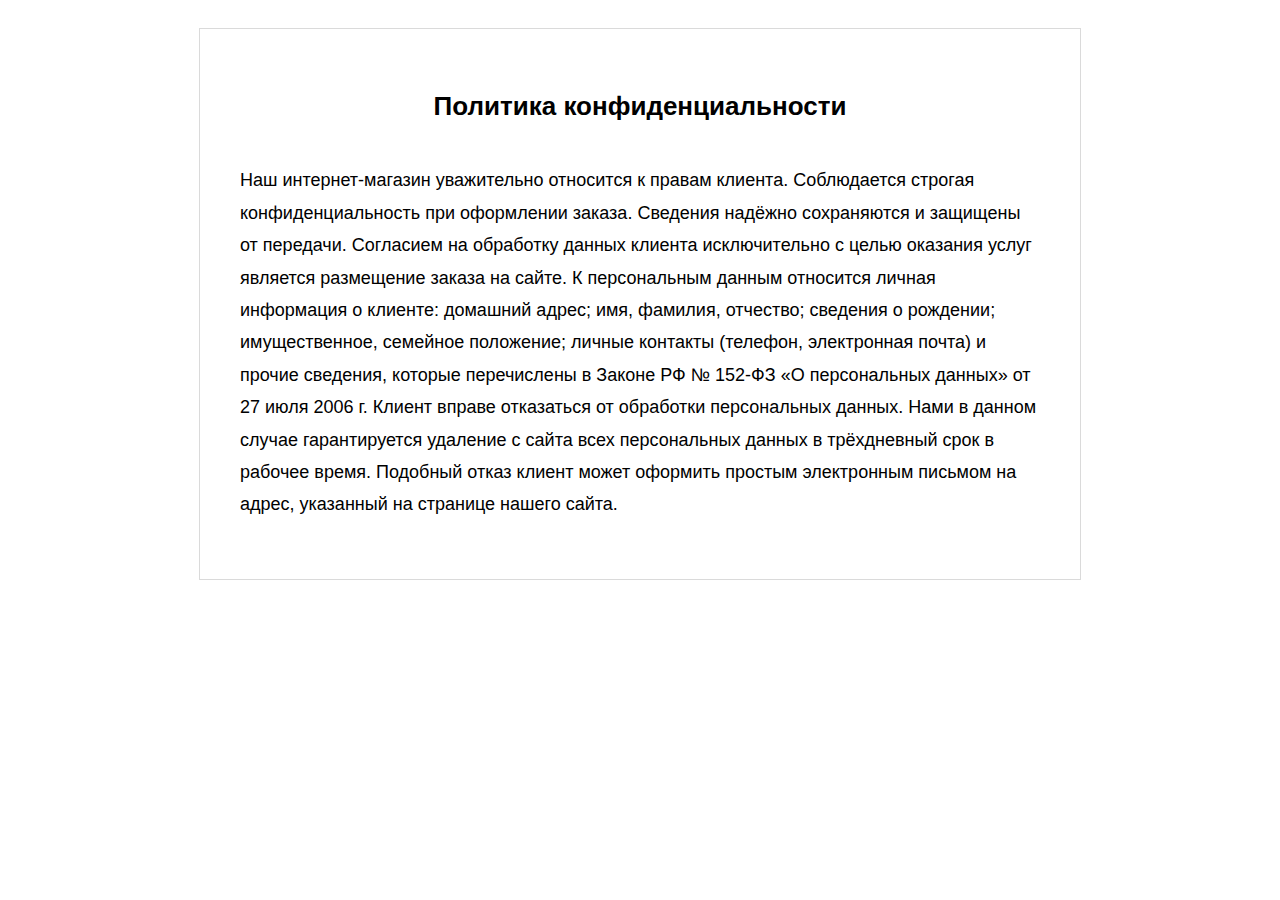
<file: web/privacypolicy.html>
<html>

<head>

<meta charset="UTF-8"/>
<meta name="viewport" content="width=device-width, initial-scale=1.0">
</head>

<style>
body{
	font-family: 'Arial';
	padding: 20px;	
}
.politic {
	max-width: 800px;
    margin: 0px auto;
    padding: 20px 40px 40px 40px;
    border: 1px solid #DADADA;
    line-height: 20px;
}
h1 {	
	font-size: 26px;
    font-weight: bold;
    text-align: center;
    padding: 30px;
}
p {
	font-size: 18px;
    line-height: 1.8em;
} 
 
@media (max-width: 900px)  { 
p {
	font-size: 14px;
    line-height: 1.5em;
    text-align: justify;
	padding: 10px 10px;
}
body{	
	padding: 0px;	
}
.politic {
	max-width: 100%;
    margin: 0px auto;
    padding: 0;
    border: 0px solid #DADADA;
    line-height: 20px;
}
h1 {	
	font-size: 20px;
    font-weight: bold;
    text-align: center;
    padding: 5px;
	line-height: 25px;
}
}	
</style>
<body>

<div class="politic">
	<h1>Политика конфиденциальности</h1>
		
<p>Наш интернет-магазин уважительно относится к правам клиента. Соблюдается строгая конфиденциальность при оформлении заказа. Сведения надёжно сохраняются и защищены от передачи.

Согласием на обработку данных клиента исключительно с целью оказания услуг является размещение заказа на сайте.

К персональным данным относится личная информация о клиенте: домашний адрес; имя, фамилия, отчество; сведения о рождении; имущественное, семейное положение; личные контакты (телефон, электронная почта) и прочие сведения, которые перечислены в Законе РФ № 152-ФЗ «О персональных данных» от 27 июля 2006 г.

Клиент вправе отказаться от обработки персональных данных. Нами в данном случае гарантируется удаление с сайта всех персональных данных в трёхдневный срок в рабочее время. Подобный отказ клиент может оформить простым электронным письмом на адрес, указанный на странице нашего сайта.
</p>
</div>


</body>
</html>
</file>
<file: web/files/fur_hood_1/css/style.css>
/**
 * Owl Carousel v2.2.1
 * Copyright 2013-2017 David Deutsch
 * Licensed under  ()
 */
.owl-carousel, .owl-carousel .owl-item {
	-webkit-tap-highlight-color: transparent;
	position: relative
}

.owl-carousel {
	display: none;
	width: 100%;
	z-index: 1
}

.owl-carousel .owl-stage {
	position: relative;
	-ms-touch-action: pan-Y;
	-moz-backface-visibility: hidden
}

.owl-carousel .owl-stage:after {
	content: ".";
	display: block;
	clear: both;
	visibility: hidden;
	line-height: 0;
	height: 0
}

.owl-carousel .owl-stage-outer {
	position: relative;
	overflow: hidden;
	-webkit-transform: translate3d(0, 0, 0)
}

.owl-carousel .owl-item, .owl-carousel .owl-wrapper {
	-webkit-backface-visibility: hidden;
	-moz-backface-visibility: hidden;
	-ms-backface-visibility: hidden;
	-webkit-transform: translate3d(0, 0, 0);
	-moz-transform: translate3d(0, 0, 0);
	-ms-transform: translate3d(0, 0, 0)
}

.owl-carousel .owl-item {
	min-height: 1px;
	float: left;
	-webkit-backface-visibility: hidden;
	-webkit-touch-callout: none
}

.owl-carousel .owl-item img {
	display: block;
	width: 100%
}

.owl-carousel .owl-dots.disabled, .owl-carousel .owl-nav.disabled {
	display: none
}

.no-js .owl-carousel, .owl-carousel.owl-loaded {
	display: block
}

.owl-carousel .owl-dot, .owl-carousel .owl-nav .owl-next, .owl-carousel .owl-nav .owl-prev {
	cursor: pointer;
	cursor: hand;
	-webkit-user-select: none;
	-khtml-user-select: none;
	-moz-user-select: none;
	-ms-user-select: none;
	user-select: none
}

.owl-carousel.owl-loading {
	opacity: 0;
	display: block
}

.owl-carousel.owl-hidden {
	opacity: 0
}

.owl-carousel.owl-refresh .owl-item {
	visibility: hidden
}

.owl-carousel.owl-drag .owl-item {
	-webkit-user-select: none;
	-moz-user-select: none;
	-ms-user-select: none;
	user-select: none
}

.owl-carousel.owl-grab {
	cursor: move;
	cursor: grab
}

.owl-carousel.owl-rtl {
	direction: rtl
}

.owl-carousel.owl-rtl .owl-item {
	float: right
}

.owl-carousel .animated {
	animation-duration: 1s;
	animation-fill-mode: both
}

.owl-carousel .owl-animated-in {
	z-index: 0
}

.owl-carousel .owl-animated-out {
	z-index: 1
}

.owl-carousel .fadeOut {
	animation-name: fadeOut
}

@keyframes fadeOut {
	0% {
		opacity: 1
	}
	100% {
		opacity: 0
	}
}

.owl-height {
	transition: height .5s ease-in-out
}

.owl-carousel .owl-item .owl-lazy {
	opacity: 0;
	transition: opacity .4s ease
}

.owl-carousel .owl-item img.owl-lazy {
	transform-style: preserve-3d
}

.owl-carousel .owl-video-wrapper {
	position: relative;
	height: 100%;
	background: #000
}

.owl-carousel .owl-video-play-icon {
	position: absolute;
	height: 80px;
	width: 80px;
	left: 50%;
	top: 50%;
	margin-left: -40px;
	margin-top: -40px;

	cursor: pointer;
	z-index: 1;
	-webkit-backface-visibility: hidden;
	transition: transform .1s ease
}

.owl-carousel .owl-video-play-icon:hover {
	-ms-transform: scale(1.3, 1.3);
	transform: scale(1.3, 1.3)
}

.owl-carousel .owl-video-playing .owl-video-play-icon, .owl-carousel .owl-video-playing .owl-video-tn {
	display: none
}

.owl-carousel .owl-video-tn {
	opacity: 0;
	height: 100%;
	background-position: center center;
	background-repeat: no-repeat;
	background-size: contain;
	transition: opacity .4s ease
}

.owl-carousel .owl-video-frame {
	position: relative;
	z-index: 1;
	height: 100%;
	width: 100%
}


/* reset */

html, body, div, span, applet, object, iframe,
h1, h2, h3, h4, h5, h6, p, blockquote, pre,
a, abbr, acronym, address, big, cite, code,
del, dfn, em, img, ins, kbd, q, s, samp,
small, strike, strong, sub, sup, tt, var,
b, u, i, center,
dl, dt, dd, ol, ul, li,
fieldset, form, label, legend,
table, caption, tbody, tfoot, thead, tr, th, td,
article, aside, canvas, details, embed,
figure, figcaption, footer, header, hgroup,
menu, nav, output, ruby, section, summary,
time, mark, audio, video {
	margin: 0;
	padding: 0;
	border: 0;
	font-size: 100%;
	font: inherit;
	vertical-align: baseline;
}

article, aside, details, figcaption, figure,
footer, header, hgroup, menu, nav, section {
	display: block;
}

ol, ul {
	list-style: none;
}

blockquote, q {
	quotes: none;
}

blockquote:before, blockquote:after,
q:before, q:after {
	content: "";
	content: none;
}

table {
	border-collapse: collapse;
	border-spacing: 0;
}

a, select, input, button {
	outline: none;
}

a {
	background-color: transparent;
	text-decoration: underline;
	-webkit-text-decoration-skip: objects;
}

select, input, button {
	margin: 0;
	padding: 0;
	border: 0;
	background: none;
	-webkit-appearance: none;
	-moz-appearance: none;
	appearance: none;
}

/* fonts */

@font-face {
    font-family: 'MuseoSansCyrl';
    src: url('../fonts/MuseoSansCyrl-300.woff2') format('woff2');
    font-weight: 300;
    font-style: normal;
}

@font-face {
    font-family: 'MuseoSansCyrl';
    src: url('../fonts/MuseoSansCyrl-700.woff2') format('woff2');
    font-weight: 700;
    font-style: normal;
}

/* styles */

* {
	-webkit-box-sizing: border-box;
	-moz-box-sizing: border-box;
	box-sizing: border-box;
}

html {
	-webkit-text-size-adjust: 100%;
	-moz-text-size-adjust: 100%;
	-ms-text-size-adjust: 100%;
	-webkit-font-smoothing: antialiased;
	-moz-osx-font-smoothing: grayscale;
}

body {
	min-width: 320px;
	background: #fff;
	font-family: 'MuseoSansCyrl', sans-serif;
	font-weight: 300;
	font-size: 18px;
	line-height: 26px;
	color: #222;
	cursor: default;
}

header, section, footer {
	margin: 0 auto;
	max-width: 1920px;
	overflow: hidden;
}

.wrapper {
	margin: 0 auto;
	padding: 0 10px;
	width: 1170px;
	position: relative;
}

.clearfix:after {
	content: "";
	display: block;
	clear: both;
}

img {
	max-width: 100%;
	height: auto;
}

b {
	font-weight: 700;
}

/* titles */

h2 {
	font-size: 30px;
	line-height: 36px;
	text-transform: uppercase;
	text-align: center;
}

/* slider buttons */

.owl-prev,
.owl-next {
	width: 44px;
	height: 54px;
	background-image: url("../img/slider__arrows.png");
	background-repeat: no-repeat;
	position: absolute;
	top: 50%;
	margin-top: -27px;
}

.owl-prev {
	background-position: left center;
	left: 0;
}

.owl-next {
	background-position: right center;
	right: 0;
}

/* header */

.header_section .title_block {
	padding: 15px 0;
	background: #fff;
}

.header_section .title_block h1 {
	font-size: 32px;
	line-height: 36px;
	letter-spacing: 6px;
	text-transform: uppercase;
	text-align: center;
}

.header_section .title_block h1 span{
	color: #cf0074;
}

.flag:after{
	content: '';
	width: 67px;
	height: 47px;
	background: url("../img/flag.png") 50% 50% no-repeat;
	display: inline-block;
	vertical-align: middle;
	margin: -3px 0 0 15px;
}

.header_section .content_block {
	height: 574px;
	background: #0d0d0d url("../img/desctop__header_bg.jpg") right top no-repeat;
}

.header_section .content_block .info_block {
	padding: 90px 0 0;
	color: #fff;
	width: 410px;
	text-align: center;
}

.logo{
	margin-bottom: 40px;
}

.logo>img {
	display: block;
	margin: 0 auto 15px;
}

.logo>p{
	font-size: 17px;
	color: #fff;
}

.logo:after{
	content: '';
	margin: 15px auto 0;
	width: 300px;
	height: 4px;
	display: block;
	border-top: 1px solid rgba(221,219,220,0.5);
	border-bottom: 1px solid rgba(221,219,220,0.5);
}

.header_section .content_block h4 {
	font-size: 44px;
	line-height: 50px;
	color: #d6af28;
}

.header_section .content_block .discount {
	margin: 5px 0;
	font-size: 120px;
	line-height: 120px;
	color: #e4003f;
}

.ofr_bull{
	font-size: 22px;
	color: #fff;
	width: 300px;
	margin: 0 auto 40px;
}
.ofr_bull>li{
	position: relative;
	padding-left: 35px;
	font-size: 18px;
	margin-bottom: 12px;
	text-align: left;
}
.ofr_bull>li:last-child{
	margin-bottom: 0;
}
.ofr_bull>li:before{
	content: '';
	width: 21px;
	height: 21px;
	background: url("../img/check.png") 50% 50% no-repeat;
	position: absolute;
	top: 3px;
	left: 0;
}

.sale{
	width: 150px;
	height: 150px;
	background: #cf0074;
	border-radius: 50%;
	box-shadow: 0 0 0 10px rgba(207,0,116,0.2);
	position: absolute;
	top: 80px;
	left: 500px;
	color: #fff;
	text-align: center;
	padding-top: 38px;
	font-size: 15px;
	line-height: 1.2em;
}
.sale:before{
	content: '';
	width: 140px;
	height: 140px;
	border: 3px dotted #e780ba;
	position: absolute;
	top: 5px;
	left: 5px;
	border-radius: 50%;
	box-sizing: border-box;
	z-index: 1;
}
.sale>p{
	position: relative;
	z-index: 2;
}
.sale>p>span{
	display: block;
	font-size: 53px;
	line-height: 50px;
}

.header_section .content_block .button,
.size-table .button  {
	display: block;
	margin: 0 auto;
	width: 300px;
    text-transform: uppercase;
    text-align: center;
	height: 70px;
	-webkit-border-radius: 4px;
	-moz-border-radius: 4px;
	border-radius: 4px;
	background: #d6af28;
	font-size: 20px;
	line-height: 70px;
	letter-spacing: 1px;
	color: #222;
	text-decoration: none;
	position: relative;
}

.header_section .content_block .button:hover,
.size-table .button:hover {
	background: #e5bc2d;
}

.header_section .content_block .button:active,
.size-table .button:active {
	top: 1px;
}


/* catalog */
.catalog_section {
	padding: 40px 0 20px;
	background: #f2f6f9;
	overflow-y: hidden;
}

.gallery{
	font-size: 0;
	text-align: center;
	margin: 0 -15px 50px;
}
.gallery>img{
	display: inline-block;
	vertical-align: top;
	max-width: 250px;
	margin: 0 5px 10px;
}


.catalog_section h2 {
	margin: 0 0 40px;
}

.catalog_section h2:before,
.catalog_section h2:after {
	display: inline-block;
	vertical-align: middle;
	content: '';
	margin: -8px 25px 0;
	width: 240px;
	height: 2px;
	border-top: 1px solid #dddbdc;
	border-bottom: 1px solid #dddbdc;
}

.catalog_section .female_models {
	margin: 0 0 30px;
}

.catalog_section h3 {
	margin: 0 0 25px;
	font-size: 24px;
	line-height: 30px;
}

.catalog_section h3 span {
	border-bottom: 2px solid #329fb6;
}

.products_list{
	text-align: center;
	margin: 0 -25px;
	display: flex;
	flex-wrap: wrap;
	justify-content: space-between;
}

.products_list .product_item {
	display: inline-block;
	vertical-align: top;
	margin: 0 15px 30px;
	padding: 0 0 30px;
	width: 370px;
	-webkit-border-radius: 4px;
	-moz-border-radius: 4px;
	border-radius: 4px;
	background: #fff;
	overflow: hidden;
	position: relative;
}


.catalog_section .product_item .slider {
	margin: 0 0 15px;
	border-bottom: 2px solid #f2f6f9;
}

.catalog_section .product_item .discount {
	padding: 5px 8px;
	-webkit-border-radius: 2px;
	-moz-border-radius: 2px;
	border-radius: 2px;
	background: #d6af28;
	font-size: 20px;
	line-height: 20px;
	color: #fff;
	position: absolute;
	top: 20px;
	left: 20px;
	z-index: 10;
}

.catalog_section .product_item .title_block {
	margin: 0 20px 12px;
	text-align: center;
}

.catalog_section .product_item .title_block h4 {
	font-weight: 700;
	font-size: 32px;
	line-height: 1.1em;
}

.vendor_code{
	color: #a8a9aa;
	font-size: 18px;
	line-height: 1.1em;
	margin-bottom: 15px;
}

.catalog_section .product_item .title_block p {
	font-size: 16px;
	line-height: 24px;
	color: #777;
}

.catalog_section .product_item .price_block {
	margin: 0 20px 20px;
	text-align: center;
}

.catalog_section .product_item .price_item {
	display: inline-block;
	vertical-align: middle;
}

.catalog_section .product_item .price_item.old {
	margin: 0 15px 0 0;
	text-decoration: line-through;
	font-size: 22px;
}

.catalog_section .product_item .price_item.new {
	font-size: 30px;
	color: #cf0074;
}

.char{
	padding: 0 20px;
	margin-bottom: 25px;
}
.char>li{
	padding: 10px 20px;
	border-top: 2px dotted #e3e3e4;
	text-align: right;
	font-size: 18px;
	line-height: 1.1em;
}
.char>li>span{
	float: left;
	color: #a8a9aa;
}
.char>li:after{
	content: '';
	display: block;
	clear: both;
}

.catalog_section .product_item .button {
	display: block;
	margin: 0 auto;
	width: 310px;
	height: 56px;
	-webkit-border-radius: 4px;
	-moz-border-radius: 4px;
	border-radius: 4px;
	background: #329fb6;
	font-size: 22px;
	line-height: 56px;
	letter-spacing: 1px;
	color: #fff;
	text-transform: uppercase;
	text-decoration: none;
	text-align: center;
	position: relative;
}

.catalog_section .product_item .button:hover {
	background: #36a9c1;
}

.catalog_section .product_item .button:active {
	top: 1px;
}
.prod {
    background: #9e9e9e !important;
}

/* size table */

.size-table {
    padding: 40px 0;
}
.size-table h2 {
    margin-bottom: 30px;
}
.cont-table {
    margin-bottom: 30px;
}
.scroll-img {
    display: none;
    margin: 10px auto 30px;
    width: 40px;
}
.table-size {
    width: 940px;
    text-align: center;
    font-size: 16px;
}
.table-size tr {
    background: #fff;
}
.table-size tr:nth-child(odd) {
    background: #eaf1f7;
}

.table-size tr th {
    border-right: 1px solid #c59901;
    padding: 10px 0;
    font-weight: 700;
}
.table-size tr td {
    border-right: 1px solid #d1dbe4;
    padding: 7px 0;
}
.table-size tr th:last-child,
.table-size tr td:last-child {
    border-right: none;
}
.table-size tr th {
    background: #d6af28;
}
.table-size tr td:first-child,
.table-size tr th:first-child {
    text-align: left;
    padding-left: 10px;
    font-weight: 700;
    width: 190px;
}
.size-table h3 {
    text-align: center;
    font-size: 24px;
    margin-bottom: 30px;
    font-weight: 700;
}
.howto {
    text-align: center;
    font-size: 0;
    margin-bottom: 30px;
}
.howto li {
    display: inline-block;
    vertical-align: top;
    width: 300px;
    font-size: 16px;
    position: relative;
}
.howto li div {
    width: 200px;
    height: 200px;
    border-radius: 50%;
    border: 3px solid #ccbbaf;
    margin: 0 auto 16px;

}
.howto li:nth-child(2) div {

}
.howto li:nth-child(3) div {

}
.howto span {
    display: block;
    width: 34px;
    height: 34px;
    border-radius: 50%;
    color:#fff;
    font-size: 18px;
    line-height: 34px;
    font-weight: 700;
    background: #d6af28;
    position: absolute;
    top: 14px;
    right: 61px;
}
.howto p {
    padding: 0 24px;
}
.helptext {
    text-align: center;
    margin-bottom: 20px;
}
/* gallery */

.gallery_section {
	padding: 40px 0;

	-webkit-background-size: cover;
	-moz-background-size: cover;
	-o-background-size: cover;
	background-size: cover;
}

.gallery_section h2 {
	margin: 0 0 40px;
	color: #fff;
}

.gallery_section h2:before,
.gallery_section h2:after {
	display: inline-block;
	vertical-align: middle;
	content: '';
	margin: -8px 25px 0;
	width: 240px;
	height: 2px;
	border-top: 1px solid #dddbdc;
	border-bottom: 1px solid #dddbdc;
}

.gallery_section img {
	display: block;
}

/* order info */

.order_info_section {
	height: 446px;
	overflow: hidden;
	padding: 40px 0 0;
	background: url("../img/order_bg.jpg") 50% 0% no-repeat;
}

.order_info_section .wrapper{
	padding: 0 150px 0 640px;
}

.order_info_section .product{
	display: none;
}

.order_info_section h2 {
	margin: 0 0 35px;
	text-align: left;
}

.order_info_section h2:after {
	display: block;
	content: '';
	margin: 10px 0 0;
	width: 315px;
	height: 2px;
	border-top: 1px solid #dddbdc;
	border-bottom: 1px solid #dddbdc;
}

.order_info_section .info_item {
	display: table;
	margin: 0 0 30px;
	width: 100%;
}

.order_info_section .info_item:last-child {
	margin: 0;
}

.order_info_section .info_item .icon_block {
	display: table-cell;
	vertical-align: middle;
	width: 70px;
}

.order_info_section .info_item img {
	display: block;
	-webkit-border-radius: 50%;
	-moz-border-radius: 50%;
	border-radius: 50%;
}

.order_info_section .info_item p {
	display: table-cell;
	vertical-align: middle;
	padding: 0 0 0 20px;
	font-size: 16px;
	line-height: 24px;
}

/* reviews */

.reviews_section {
	padding: 40px 0;
	background: #f2f6f9;
}

.reviews_section h2{
	margin-bottom: 20px;
}
.reviews_section h2:before,
.reviews_section h2:after {
	display: inline-block;
	vertical-align: middle;
	content: '';
	margin: -8px 25px 0;
	width: 240px;
	height: 2px;
	border-top: 1px solid #dddbdc;
	border-bottom: 1px solid #dddbdc;
}

.reviews_section .description {
	margin: 0 auto 10px;
	text-align: center;
	font-size: 18px;
}

.reviews_section .description>span{
	color: #d6af28;
	font-weight: 700;
	font-size: 22px;
}

.reviews_section .rate{
	margin: 0 0 40px;
	text-align: center;
	font-size: 18px;
}
.reviews_section .rate:before{
	content: '';
	width: 127px;
	height: 21px;
	background: url("../img/rate.png") 50% 50% no-repeat;
	display: inline-block;
	vertical-align: middle;
	margin: -2px 10px 0 0;
}

.reviews_section .review_item{
	width: 270px;
	margin: 0 auto;
}

.reviews_section .review_item img {
	-webkit-border-radius: 4px 4px 0 0;
	-moz-border-radius: 4px 4px 0 0;
	border-radius: 4px 4px 0 0;
}

.reviews_section .review_item .text_block>span{
	font-size: 18px;
	line-height: 1.2em;
	font-weight: 700;
	display: block;
	margin-bottom: 14px;
}

.reviews_section .review_item .text_block>span:after{
	content: '';
	margin: 12px 0 0;
	height: 2px;
	border-top: 1px solid #dddbdc;
	border-bottom: 1px solid #dddbdc;
	display: block;
}

.reviews_section .review_item .text_block {
	padding: 15px;
	-webkit-border-radius: 0 0 4px 4px;
	-moz-border-radius: 0 0 4px 4px;
	border-radius: 0 0 4px 4px;
	background: #fff;
	text-align: center;
}

.reviews_section .review_item .author_info {
	margin: 12px 0 0;
	color: #a8a9aa;
	font-size: 16px;
}

.reviews_section .review_item p {
	font-size: 16px;
	line-height: 24px;
}

.reviews_section .owl-prev,
.reviews_section .owl-next {
	background-color: rgba(255,255,255,0.8);
	top: 125px;
}

.reviews_section .owl-prev {
	-webkit-border-radius: 0 4px 4px 0;
	-moz-border-radius: 0 4px 4px 0;
	border-radius: 0 4px 4px 0;
}

.reviews_section .owl-next {
	-webkit-border-radius: 4px 0 0 4px;
	-moz-border-radius: 4px 0 0 4px;
	border-radius: 4px 0 0 4px;
}



/* order */
.order_section .content_block .input {
	display: block;
	margin: 0 auto 20px;
	padding: 0 20px;
	width: 100%;
	height: 60px;
	-webkit-border-radius: 4px;
	-moz-border-radius: 4px;
	border-radius: 4px;
	background-color: #fff;
	font-family: 'MuseoSansCyrl', sans-serif;
	font-weight: 300;
	font-size: 16px;
	color: #222;
	text-align: center;
	-ms-text-align-last: center;
	-moz-text-align-last: center;
	text-align-last: center;
}

.order_section .content_block .input::-webkit-input-placeholder {
	opacity: 1;
	color: #222;
}

.order_section .content_block .input:-moz-placeholder {
	opacity: 1;
	color: #222;
}

.order_section .content_block .input::-moz-placeholder {
	opacity: 1;
	color: #222;
}

.order_section .content_block .input:-ms-input-placeholder {
	opacity: 1;
	color: #222;
}

.order_section .content_block .input:focus::-webkit-input-placeholder {
	opacity: 0;
}

.order_section .content_block .input:focus:-moz-placeholder {
	opacity: 0;
}

.order_section .content_block .input:focus::-moz-placeholder {
	opacity: 0;
}

.order_section .content_block .input:focus:-ms-input-placeholder {
	opacity: 0;
}

.order_section .content_block .button {
	display: block;
	margin: 0 auto;
	width: 100%;
	height: 70px;
	-webkit-border-radius: 4px;
	-moz-border-radius: 4px;
	border-radius: 4px;
	background: #d6af28;
	font-family: 'MuseoSansCyrl', sans-serif;
	font-weight: 300;
	font-size: 20px;
	line-height: 70px;
	letter-spacing: 1px;
	color: #222;
	text-transform: uppercase;
	cursor: pointer;
	position: relative;
}

.order_section .content_block .button:hover {
	background: #e5bc2d;
}

.order_section .content_block .button:active {
	top: 1px;
}

.order_section .content_block .info_block{
	padding-top: 40px;
}
.order_section .logo{
	margin-bottom: 30px;
}
.action{
	font-size: 17px;
	line-height: 1.3em;
	margin-bottom: 25px;
}
.action>span{
	font-size: 18px;
	text-transform: uppercase;
	display: block;
	margin-bottom: 8px;
}
.action>p>span{
	color: #d6af28;
	display: block;
}


/* footer */
.footer_section {
	padding: 25px 0;
	font-size: 14px;
	line-height: 24px;
	text-align: center;
}

.footer_section img {
	display: block;
	margin: 0 auto 10px auto;
}

.footer_section a {
	color: #111;
}

.footer_section a:hover {
	text-decoration: none;
}

@media screen and (max-width: 1169px) {

	/* styles */

	.wrapper {
		width: 660px;
	}

	/* header */

	.header_section .content_block {
		background-image: url("../img/tablet__header_bg.jpg");
	}

	.header_section .content_block .info_block {
		width: 300px;
	}

	.header_section .title_block h1{
		letter-spacing: 2px;
		font-size: 20px;
		line-height: 26px;
	}

	.sale{
		top: 300px;
		left: 440px;
	}


	/* catalog */

	.gallery{
		margin: 0 0 40px;
	}

	.catalog_section h2:before,
	.catalog_section h2:after {
		width: 100px;
	}
	.products_list{
		margin: 0;
	}
	.products_list .product_item{
		width: 300px;
		margin: 0 10px 20px;
	}

	.catalog_section .product_item .title_block h4{
		font-size: 24px;
	}
	.vendor_code{
		font-size: 16px;
	}
	.char > li{
		font-size: 16px;
	}
	.catalog_section .product_item .price_item.old{
		font-size: 20px;
	}
	.catalog_section .product_item .price_item.new{
		font-size: 28px;
	}
	.catalog_section .product_item .button{
		width: 260px;
		height: 50px;
		line-height: 50px;
		font-size: 20px;
	}

	/* gallery */

	.gallery_section {

	}

	.gallery_section h2:before,
	.gallery_section h2:after {
		width: 100px;
	}

	/* order info */

	.order_info_section {
		padding: 40px 0;
		height: auto;
		background: none;
	}

	.order_info_section .wrapper{
		padding: 0 10px;
	}

	.order_info_section .product{
		display: block;
		margin: 0 auto 30px;
		border-radius: 10px;
	}

	.order_info_section .image, .pi2 {
		display: none;
	}

	.order_info_section .content_block {
		padding: 0;
	}

	.order_info_section h2 {
		margin: 0 0 40px;
		text-align: center;
	}

	.order_info_section h2:before,
	.order_info_section h2:after {
		display: inline-block;
		vertical-align: middle;
		content: '';
		margin: -8px 25px 0;
		width: 70px;
		height: 2px;
		border-top: 1px solid #dddbdc;
		border-bottom: 1px solid #dddbdc;
	}

	.order_info_section .info_item {
		margin: 0 0 20px;
	}

	.info_list{
		max-width: 440px;
		margin: 0 auto;
	}

	/* reviews */

	.reviews_section h2:before,
	.reviews_section h2:after {
		width: 70px;
	}

	.reviews_section .review_item{
		width: 300px;
	}

	/* order */
	.order_section .title_block h1{
		font-size: 25px;
		line-height: 28px;
	}

}

@media screen and (max-width: 659px) {

	/* styles */

	.wrapper {
		max-width: 520px;
		width: unset;
	}

	/* titles */

	h2 {
		font-size: 26px;
		line-height: 30px;
	}

	/* header */

	.header_section .title_block {
		padding: 15px 0;
	}

	.header_section .title_block h1 {
		font-size: 20px;
		line-height: 26px;
		letter-spacing: normal;
		text-align: right;
		padding-right: 80px;
		position: relative;
		text-transform: none;
	}
	.flag:after{
		content: '';
		position: absolute;
		top: 50%;
		margin-top: -24px;
		right: 0;
	}

	.header_section .content_block {
		height: auto;
		background: url("../img/mobile__header_bg.jpg") 50% 0% no-repeat, url("../img/pat.png") 50% 50% repeat;
	}

	.sale{
		left: 5px;
		top: 40px;
		width: 96px;
		height: 96px;
		box-shadow: 0 0 0 6px rgba(207,0,116,0.2);
		padding-top: 18px;
	}
	.sale::before{
		width: 90px;
		height: 90px;
		top: 3px;
		left: 3px;
	}
	.sale > p > span{
		font-size: 28px;
		line-height: 34px;
	}
	.sale>p{
		font-size: 14px;
		line-height: 1.1em;
	}

	.header_section .content_block .info_block {
		padding: 290px 0 40px;
		width: 100%;
	}

	.header_section .content_block h4 {
		font-size: 42px;
		line-height: 48px;
	}


	/* catalog */
	.gallery > img{
		margin: 0 auto 5px;
	}


	.catalog_section {
		padding: 30px 0 10px;
	}

	.catalog_section h2 {
		margin: 0 0 30px;
	}

	.catalog_section h2:before,
	.catalog_section h2:after {
		display: none;
	}

	.catalog_section h3 {
		font-size: 20px;
		line-height: 28px;
	}

	.catalog_section .product_item {
		margin: 0 0 20px;
	}

	.catalog_section .product_item:nth-child(3n) {
		margin: 0 0 20px;
	}

	/* gallery */

	.gallery_section {
		padding: 30px 0;

	}

	.gallery_section h2 {
		margin: 0 0 30px;
	}

	.gallery_section h2:before,
	.gallery_section h2:after {
		display: none;
	}

	/* order info */

	.order_info_section {
		padding: 30px 0;
	}

	.order_info_section h2 {
		margin: 0 0 30px;
	}

	.order_info_section h2:before,
	.order_info_section h2:after {
		display: none;
	}

	/* reviews */

	.reviews_section {
		padding: 30px 0;
	}

	.reviews_section h2:before,
	.reviews_section h2:after {
		display: none;
	}

	.reviews_section .description {
		margin: 10px auto 30px;
	}

	.catalog_section .product_item{
		margin: 0 auto 20px;
	}

	.reviews_section .rate::before{
		display: block;
		margin: 0 auto 2px;
	}

	/* order */
	.gallery {
		display: flex;
		flex-wrap: wrap;
		justify-content: center;
	}
	.gallery img {
		max-width: 210px;
		margin: 5px;
	}
}

@media screen and (max-width: 500px) {

	/* styles */

	.wrapper {
		max-width: 480px;
		width: unset;
	}


	.gallery {
		display: flex;
		flex-wrap: wrap;
	}
	.gallery img {
		max-width: 160px;
	}
}

@media screen and (max-width: 392px) {

	/* styles */

	.wrapper {
		max-width: 380px;
		width: unset;
	}
	.gallery {
		display: flex;
		flex-wrap: wrap;
	}
	.gallery img {
		max-width: 160px;
	}
}

 .sale-text {
	 color: #fff;
	 background: #d6af28;
	 padding: 20px;
	 text-align: center;
	 border-radius: 10px;
	 margin: 20px 40px;
	 font-size: 24px;
	 text-transform: uppercase;
	 font-weight: 700;
 }
.goods-item__title {
	font-size: 18px;
	font-weight: normal;

}

.goods-item__title p {
	font-size: 30px;
	font-weight: bold;
	margin: 10px 0 20px 0;
}


 div.sc-intro {
	 border: 2px solid #329fb6;
	 border-radius: 6px;
	 position: relative;
	 padding: 20px 220px 16px 22px;
 }

div.sc-intro div.body {
	background: url("../img/intro_body.png") no-repeat 2px 0;
}

div.sc-intro>div {
	padding-left: 60px;
	margin-bottom: 4px;
}

div.sc-intro p {
	margin: 2px 0;
}

.bold15 {
	font-size: 15px;
	font-weight: bold;
}

div.sc-intro div.tape {
	background: url("../img/intro_tape.png") no-repeat;
}

div.sc-intro div.dress {
	background: url("../img/intro_dress.png") no-repeat 3px 0;
}

div.sc-intro:after {
	content: "";
	background: url("../img/intro_icon.png") center center / contain no-repeat;
	display: block;
	position: absolute;
	top: 25px;
	right: 0;
	padding: 70px;
}

div.sc-page-wrapper {
	border: 1px solid #EDEDED;
	border-radius: 3px;
	margin: 16px 0;
}

div.sc-menu-wrapper {
	display: table;
	width: 100%;
}

div.sc-menu {
	display: table-row;
}

.bold21 {
	font-size: 21px;
	font-weight: bold;
}

div.sc-menu>div.active {
	background: white;
	border-bottom: 0;
}

div.sc-menu>div:nth-child(1) {
	border-right: 1px solid #EDEDED;
}

div.sc-menu>div {
	background: #F5F5F5;
	border-bottom: 1px solid #EDEDED;
	cursor: pointer;
	display: table-cell;
	padding: 20px 10px;
	width: 33.33%;
	text-align: center;
}

div.sc-page {
	padding: 20px;
	overflow: hidden;
}

span.sc-num {
	border: 1px solid #329fb6;
	border-radius: 50%;
	box-sizing: content-box !important;
	color: #329fb6;
	display: inline-block;
	font-weight: bold;
	font-size: 18px;
	line-height: 1;
	height: 18px;
	width: 18px;
	padding: 8px;
	margin-right: 10px;
	text-align: center;
}

span.title {
	display: inline-block;
	line-height: 1;
	vertical-align: top;
	padding-top: 7px;
	width: calc(100% - 46px);
}

div.sc-page-dress div.img {
	background: url("../img/dress_body.png") no-repeat 0 -20px;
	height: 228px;
	width: 156px;
	float: left;
	margin-right: 30px;
}

div.sc-page div.line {
	background: #329fb6;
	height: 3px;
	position: relative;
}

div.sc-page div.line1:after {
	background: #329fb6;
	border-radius: 50%;
	content: "";
	display: block;
	position: absolute;
	height: 13px;
	width: 13px;
	right: -1px;
	top: -5px;
}

div.sc-page div.line {
	background: #329fb6;
	height: 3px;
	position: relative;
}

div.img-info {
	position: relative;
}

div.sc-page-dress div.img-info1 {
	margin-top: 30px;
}

.bold15 {
	font-size: 15px;
	font-weight: bold;
}

div.sc-page-dress div.img-info2 {
	margin-top: 54px;
}

div.sc-page table {
	margin-top: 20px;
	width: 100%;
	font-size: 16px;
}

div.sc-page table th,
div.sc-page table td {
	padding: 8px 12px;
}

div.sc-page table .border-first {
	border-left: 2px solid #329fb6;
	border-top: 2px solid #329fb6;
	border-right: 2px solid #329fb6;
	color: #329fb6;
}

div.sc-page {
	padding: 20px;
	overflow: hidden;
}

div.sc-page table .border-n {
	border-left: 2px solid #329fb6;
	border-right: 2px solid #329fb6;
	color: #329fb6;
}

div.sc-page table .border-last {
	border-left: 2px solid #329fb6;
	border-bottom: 2px solid #329fb6;
	border-right: 2px solid #329fb6;
	color: #329fb6;
}

span.sc-num {
	border: 1px solid #329fb6;
	border-radius: 50%;
	box-sizing: content-box !important;
	color: #329fb6;
	display: inline-block;
	font-weight: bold;
	font-size: 18px;
	line-height: 1;
	height: 18px;
	width: 18px;
	padding: 8px;
	margin-right: 10px;
	text-align: center;
}

div.sc-page-swimwear div.img-info1 {
	margin-top: 50px;
}

@media (max-width: 786px) {
	div.sc-intro {
		padding: 20px;
	}
}

img{width: 100%; height: auto;}


 .modal{
	 position: fixed; /* фиксированное положение */
	 top: 0;
	 right: 0;
	 bottom: 0;
	 left: 0;
	 background: rgba(0,0,0,0.5); /* цвет фона */
	 z-index: 1050;
	 opacity: 0; /* по умолчанию модальное окно прозрачно */
	 -webkit-transition: opacity 200ms ease-out;
	 -moz-transition: opacity 200ms ease-out;
	 transition: opacity 200ms ease-out; /* анимация перехода */
	 pointer-events: none; /* элемент невидим для событий мыши */
	 margin: 0;
	 padding: 0;
	 font-family: 'Roboto', Arial, sans-serif;
 }
.modal.show{
	opacity: 1;
	width: 100%;
	pointer-events: auto;
	overflow-y: auto;
	cursor: pointer;
}
/* ширина модального окна и его отступы от экрана */
.modal-dialog{
	max-width: 335px;
	margin: 30px auto;
	cursor: auto;
	transform: scale(0.2);
	transition: transform 500ms cubic-bezier(0.23, 1, 0.32, 1); /* анимация перехода */
}
.animate{
	transform: scale(1);
}

/* свойства для блока, содержащего контент модального окна */
.modal-content{
	position: relative;
	display: -webkit-box;
	display: -webkit-flex;
	display: -ms-flexbox;
	display: flex;
	-webkit-box-orient: vertical;
	-webkit-box-direction: normal;
	-webkit-flex-direction: column;
	-ms-flex-direction: column;
	flex-direction: column;
	background-color: #fff;
	-webkit-background-clip: padding-box;
	background-clip: padding-box;
	border: 1px solid rgba(0,0,0,.2);
	border-radius: .3rem;
	outline: 0;
	-webkit-box-shadow: 0 5px 15px rgba(0,0,0,.5);
	box-shadow: 0 5px 15px rgba(0,0,0,.5);
}

/*Кнопка Close start*/
.modal__close{
	z-index: 1100;
	cursor: pointer;
	position: absolute;
	top: 0;
	right: 0;
	margin: 12px;
	padding: 5px;
	background: rgba(0,0,0,0.3);
	border-radius: 50%;
	-webkit-transition: all 0.5s cubic-bezier(0.23, 1, 0.32, 1);
	transition: all 0.5s cubic-bezier(0.23, 1, 0.32, 1);
}
.modal__close svg{
	width: 24px;
	fill: #fff;
	pointer-events: none;
	vertical-align: top;
}
.modal__close:hover{
	background: rgba(0,0,0,0.6);
}
/*Кнопка Close end*/


/* свойства для заголовка модального окна */
.modal-header{
	display: -webkit-box;
	display: -webkit-flex;
	display: -ms-flexbox;
	display: flex;
	-webkit-box-align: center;
	-webkit-align-items: center;
	-ms-flex-align: center;
	align-items: center;
	-webkit-box-pack: justify;
	-webkit-justify-content: space-between;
	-ms-flex-pack: justify;
	justify-content: space-between;
	padding: 15px;
	border-bottom: 1px solid #eceeef;
	margin-right: 55px;
}
.modal-title{
	margin-top: 0;
	margin-bottom: 0;
	line-height: 1.5;
	font-size: 1.25rem;
	font-weight: 500;
}

/* свойства для блока, содержащего основное содержимое окна */
.modal-body{
	padding: 15px;
}
.modal form input, .modal form select, .modal form select option{
	border:2px solid #b2b2b2;
	font-size: 16px;
	box-sizing: border-box;
	line-height: 1.55;
	padding: 10px;
	margin-top: 10px;
	width: 100%;
}
.modal-submit-btn{
	width: 100%;
	background: #44d759;
	height: 60px;
	text-align: center;
	box-shadow: 0 -5px #178928 inset;
	color: #fff;
	font-weight: 700;
	cursor: pointer;
	transition: background .4s ease;

}
.modal-submit-btn:hover{
	background:#5EFF75;
}

/**
 * Owl Carousel v2.3.4
 * Copyright 2013-2018 David Deutsch
 * Licensed under: SEE LICENSE IN https://github.com/OwlCarousel2/OwlCarousel2/blob/master/LICENSE
 */
/*
 *  Owl Carousel - Core
 */
.owl-carousel {
	display: none;
	width: 100%;
	-webkit-tap-highlight-color: transparent;
	/* position relative and z-index fix webkit rendering fonts issue */
	position: relative;
	z-index: 1; }
.owl-carousel .owl-stage {
	position: relative;
	-ms-touch-action: pan-Y;
	touch-action: manipulation;
	-moz-backface-visibility: hidden;
	/* fix firefox animation glitch */ }
.owl-carousel .owl-stage:after {
	content: ".";
	display: block;
	clear: both;
	visibility: hidden;
	line-height: 0;
	height: 0; }
.owl-carousel .owl-stage-outer {
	position: relative;
	overflow: hidden;
	/* fix for flashing background */
	-webkit-transform: translate3d(0px, 0px, 0px); }
.owl-carousel .owl-wrapper,
.owl-carousel .owl-item {
	-webkit-backface-visibility: hidden;
	-moz-backface-visibility: hidden;
	-ms-backface-visibility: hidden;
	-webkit-transform: translate3d(0, 0, 0);
	-moz-transform: translate3d(0, 0, 0);
	-ms-transform: translate3d(0, 0, 0); }
.owl-carousel .owl-item {
	position: relative;
	min-height: 1px;
	float: left;
	-webkit-backface-visibility: hidden;
	-webkit-tap-highlight-color: transparent;
	-webkit-touch-callout: none; }
.owl-carousel .owl-item img {
	display: block;
	width: 100%; }
.owl-carousel .owl-nav.disabled,
.owl-carousel .owl-dots.disabled {
	display: none; }
.owl-carousel .owl-nav .owl-prev,
.owl-carousel .owl-nav .owl-next,
.owl-carousel .owl-dot {
	cursor: pointer;
	-webkit-user-select: none;
	-khtml-user-select: none;
	-moz-user-select: none;
	-ms-user-select: none;
	user-select: none; }
.owl-carousel .owl-nav button.owl-prev,
.owl-carousel .owl-nav button.owl-next,
.owl-carousel button.owl-dot {
	background: none;
	color: inherit;
	border: none;
	padding: 0 !important;
	font: inherit; }
.owl-carousel.owl-loaded {
	display: block; }
.owl-carousel.owl-loading {
	opacity: 0;
	display: block; }
.owl-carousel.owl-hidden {
	opacity: 0; }
.owl-carousel.owl-refresh .owl-item {
	visibility: hidden; }
.owl-carousel.owl-drag .owl-item {
	-ms-touch-action: pan-y;
	touch-action: pan-y;
	-webkit-user-select: none;
	-moz-user-select: none;
	-ms-user-select: none;
	user-select: none; }
.owl-carousel.owl-grab {
	cursor: move;
	cursor: grab; }
.owl-carousel.owl-rtl {
	direction: rtl; }
.owl-carousel.owl-rtl .owl-item {
	float: right; }

/* No Js */
.no-js .owl-carousel {
	display: block; }

/*
 *  Owl Carousel - Animate Plugin
 */
.owl-carousel .animated {
	animation-duration: 1000ms;
	animation-fill-mode: both; }

.owl-carousel .owl-animated-in {
	z-index: 0; }

.owl-carousel .owl-animated-out {
	z-index: 1; }

.owl-carousel .fadeOut {
	animation-name: fadeOut; }

@keyframes fadeOut {
	0% {
		opacity: 1; }
	100% {
		opacity: 0; } }

/*
 * 	Owl Carousel - Auto Height Plugin
 */
.owl-height {
	transition: height 500ms ease-in-out; }

/*
 * 	Owl Carousel - Lazy Load Plugin
 */
.owl-carousel .owl-item {
	/**
              This is introduced due to a bug in IE11 where lazy loading combined with autoheight plugin causes a wrong
              calculation of the height of the owl-item that breaks page layouts
           */ }
.owl-carousel .owl-item .owl-lazy {
	opacity: 0;
	transition: opacity 400ms ease; }
.owl-carousel .owl-item .owl-lazy[src^=""], .owl-carousel .owl-item .owl-lazy:not([src]) {
	max-height: 0; }
.owl-carousel .owl-item img.owl-lazy {
	transform-style: preserve-3d; }

/*
 * 	Owl Carousel - Video Plugin
 */
.owl-carousel .owl-video-wrapper {
	position: relative;
	height: 100%;
	background: #000; }

.owl-carousel .owl-video-play-icon {
	position: absolute;
	height: 80px;
	width: 80px;
	left: 50%;
	top: 50%;
	margin-left: -40px;
	margin-top: -40px;
	cursor: pointer;
	z-index: 1;
	-webkit-backface-visibility: hidden;
	transition: transform 100ms ease; }

.owl-carousel .owl-video-play-icon:hover {
	-ms-transform: scale(1.3, 1.3);
	transform: scale(1.3, 1.3); }

.owl-carousel .owl-video-playing .owl-video-tn,
.owl-carousel .owl-video-playing .owl-video-play-icon {
	display: none; }

.owl-carousel .owl-video-tn {
	opacity: 0;
	height: 100%;
	background-position: center center;
	background-repeat: no-repeat;
	background-size: contain;
	transition: opacity 400ms ease; }

.owl-carousel .owl-video-frame {
	position: relative;
	z-index: 1;
	height: 100%;
	width: 100%; }


/**
 * Owl Carousel v2.3.4
 * Copyright 2013-2018 David Deutsch
 * Licensed under: SEE LICENSE IN https://github.com/OwlCarousel2/OwlCarousel2/blob/master/LICENSE
 */
/*
 * 	Default theme - Owl Carousel CSS File
 */
.owl-theme .owl-nav {
	margin-top: 10px;
	text-align: center;
	-webkit-tap-highlight-color: transparent; }
.owl-theme .owl-nav [class*='owl-'] {
	color: #FFF;
	font-size: 14px;
	margin: 5px;
	padding: 4px 7px;
	background: #D6D6D6;
	display: inline-block;
	cursor: pointer;
	border-radius: 3px; }
.owl-theme .owl-nav [class*='owl-']:hover {
	background: #869791;
	color: #FFF;
	text-decoration: none; }
.owl-theme .owl-nav .disabled {
	opacity: 0.5;
	cursor: default; }

.owl-theme .owl-nav.disabled + .owl-dots {
	margin-top: 10px; }

.owl-theme .owl-dots {
	text-align: center;
	-webkit-tap-highlight-color: transparent; }
.owl-theme .owl-dots .owl-dot {
	display: inline-block;
	zoom: 1;
	*display: inline; }
.owl-theme .owl-dots .owl-dot span {
	width: 10px;
	height: 10px;
	margin: 5px 7px;
	background: #D6D6D6;
	display: block;
	-webkit-backface-visibility: visible;
	transition: opacity 200ms ease;
	border-radius: 30px; }
.owl-theme .owl-dots .owl-dot.active span, .owl-theme .owl-dots .owl-dot:hover span {
	background: #869791; }


.tovarimg {
	padding: 235px 180px;
}

.tovarimg2 {
	padding: 250px 180px;
}
.tovar_item  {
	width: 30%;
	margin: 20px !important;
	background: #fff;
}
.nametovar {
	font-weight: 700;
	font-size: 26px;
	line-height: 1.1em;
	margin-top: 20px;
}
.goods-item__price {
	font-size: 30px;
	color: #cf0074;
}
.goods-item__price strike {
	margin: 0 15px 0 0;
	text-decoration: line-through;
	font-size: 22px;
	color: #222;
}
.tovar-item_sizezbox {
	display: flex;
	padding: 10px 20px 20px 20px;
	flex-wrap: wrap;
	justify-content: center;
}
.razmer_item {
	padding: 0 5px;
	font-size: 16px;
}
.razmer {
	font-weight: bold;
}
.btn-primary {
	display: block;
	margin: 20px auto;
	max-width: 310px;
	height: 56px;
	-webkit-border-radius: 4px;
	-moz-border-radius: 4px;
	border-radius: 4px;
	background: #329fb6;
	font-size: 22px;
	line-height: 56px;
	letter-spacing: 1px;
	color: #fff;
	text-transform: uppercase;
	text-decoration: none;
	text-align: center;
	position: relative;
}
.goods-item__body {
	padding: 0 10px;
}
.tovar_item {
	margin: 10px 0;
	transition: .2s;
	height: max-content;
}
.tovar_item:hover {
	box-shadow: 0 0 20px 0px #00000021;
}
.razmer_item_active {
	background: #329fb6;
	color: #fff;

}
.owl-theme .owl-dots {
	padding: 20px;
}

.pm {
	padding: 5px;
}
.color {
	margin: 5px 0;
}
.color b {
	display: block;
}
@media (max-width: 1170px) {
	.tovar_item {
		width: 100%;
		margin: 10px 0 !important;
	}
	.tovarimg {
		padding: 400px 180px;
	}
}
@media (max-width: 661px) {
	.tovarimg {
		padding: 270px 180px;
	}
}
.material {
	text-transform: lowercase;
}
.material b {
	text-transform: none;
}

.ajax_loader {
	display: none;

}
.owl-carousel .owl-nav .owl-next {
	position: absolute;
	right: 0;
	top: 40%;
	outline: none;
	background: url('../img/next.svg') center center / contain no-repeat !important;
	padding: 25px !important;
	color: transparent;
}
.owl-carousel .owl-nav .owl-next span {
	display: none;
}
.owl-carousel .owl-nav .owl-prev {
	position: absolute;
	color: transparent;
	left: 0;
	outline: none;
	top: 40%;
	transform: rotate(180deg);
	background: url('../img/next.svg') center center / contain no-repeat !important;
	padding: 25px !important;
}
.owl-carousel .owl-nav .owl-prev span {
	display: none;
}

.country_select {
	-moz-appearance: none !important;
	-webkit-appearance: none !important;
}
.copyright {font-size: 14px; text-align: center; padding:20px 10px;color: #6C6E6F;}
.copyright p {width: 100%; text-align: center; padding: 0; margin: 0;}
.copyright br {display: none;}
.copyright img {margin: 10px auto !important; max-width: 100%; width: auto;}
.copyright a {color: #6C6E6F; text-decoration: none;}
.copyright a:hover {color:#FF0069; text-decoration: none;}
.errField {display:none; font-size: 14px; background: #f00; color: #fff; text-align: center; padding: 10px; margin-bottom:10px;}
.errorMessage {font-size: 15px; background: rgba(255, 0, 0, 0.64);color: #fff; text-align: center; padding: 5px 10px; position: absolute; margin: 10px 0 0; z-index: 99999;}
</file>
